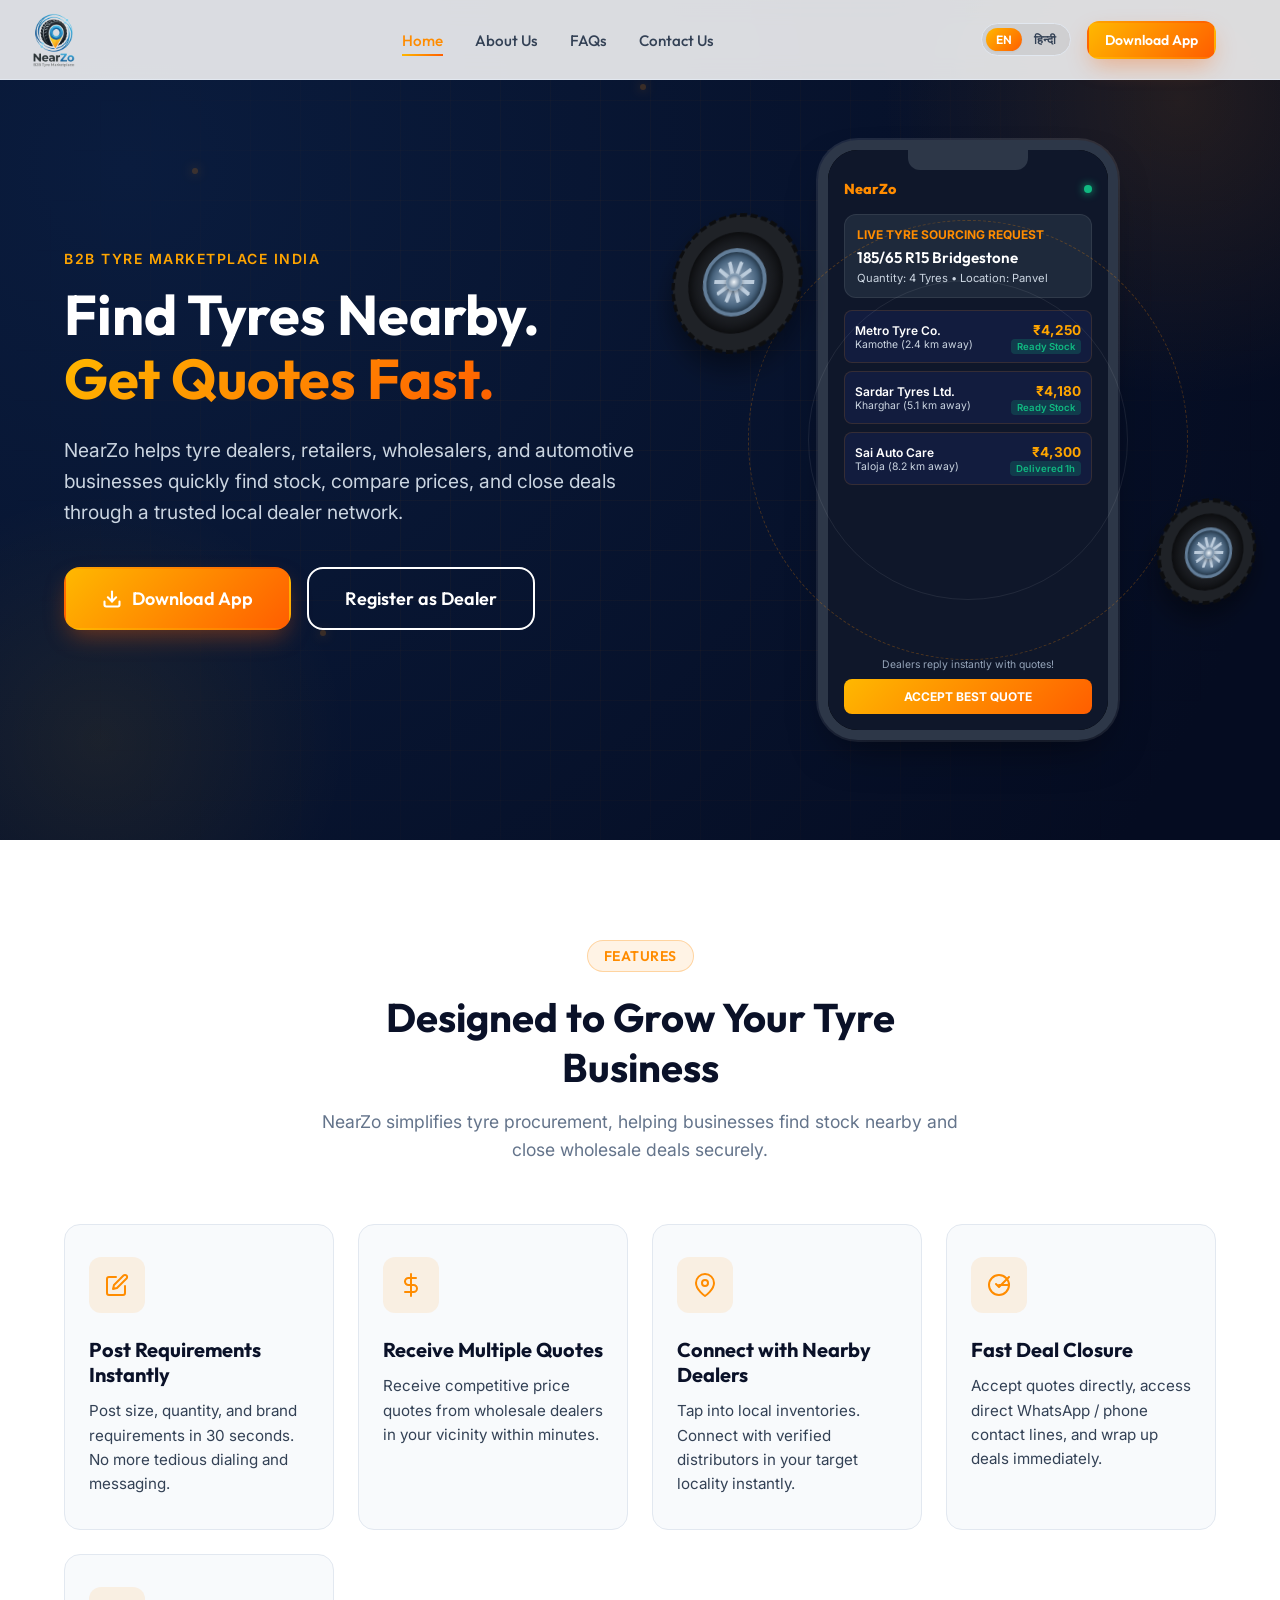
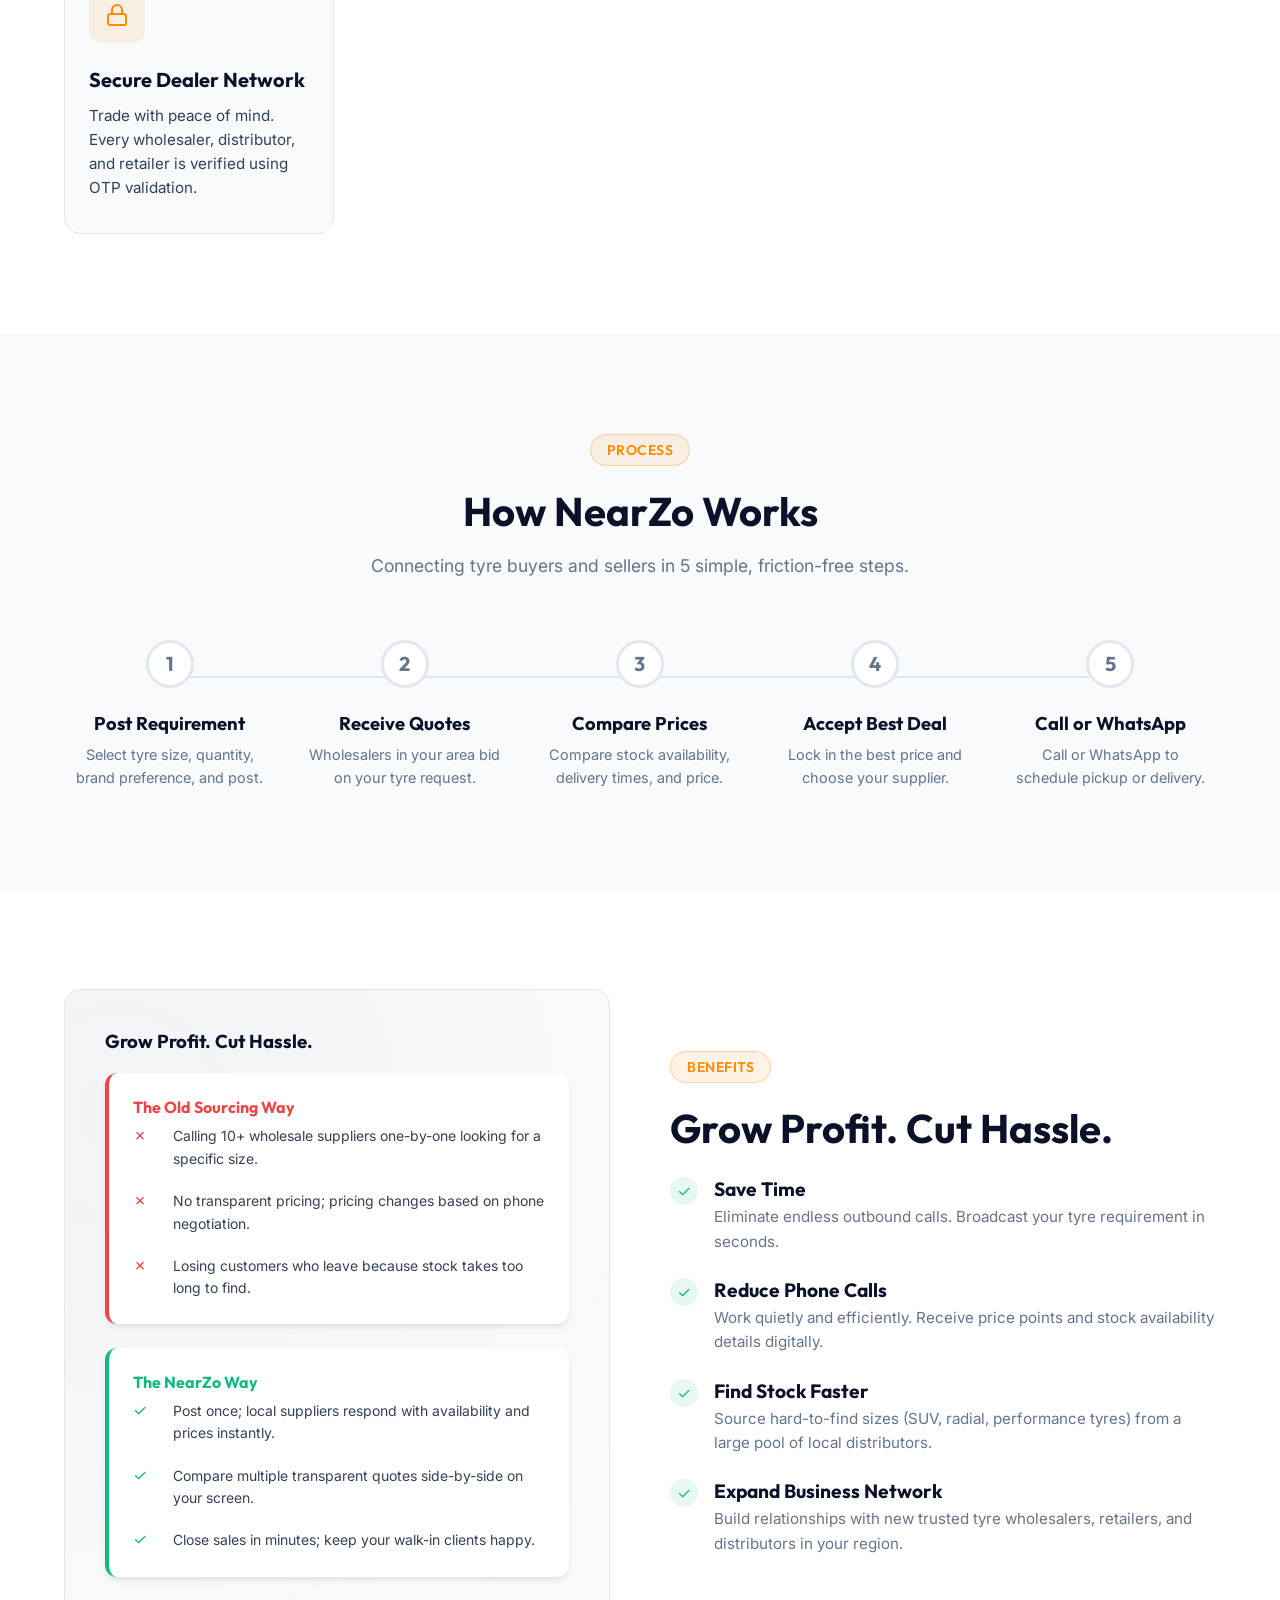
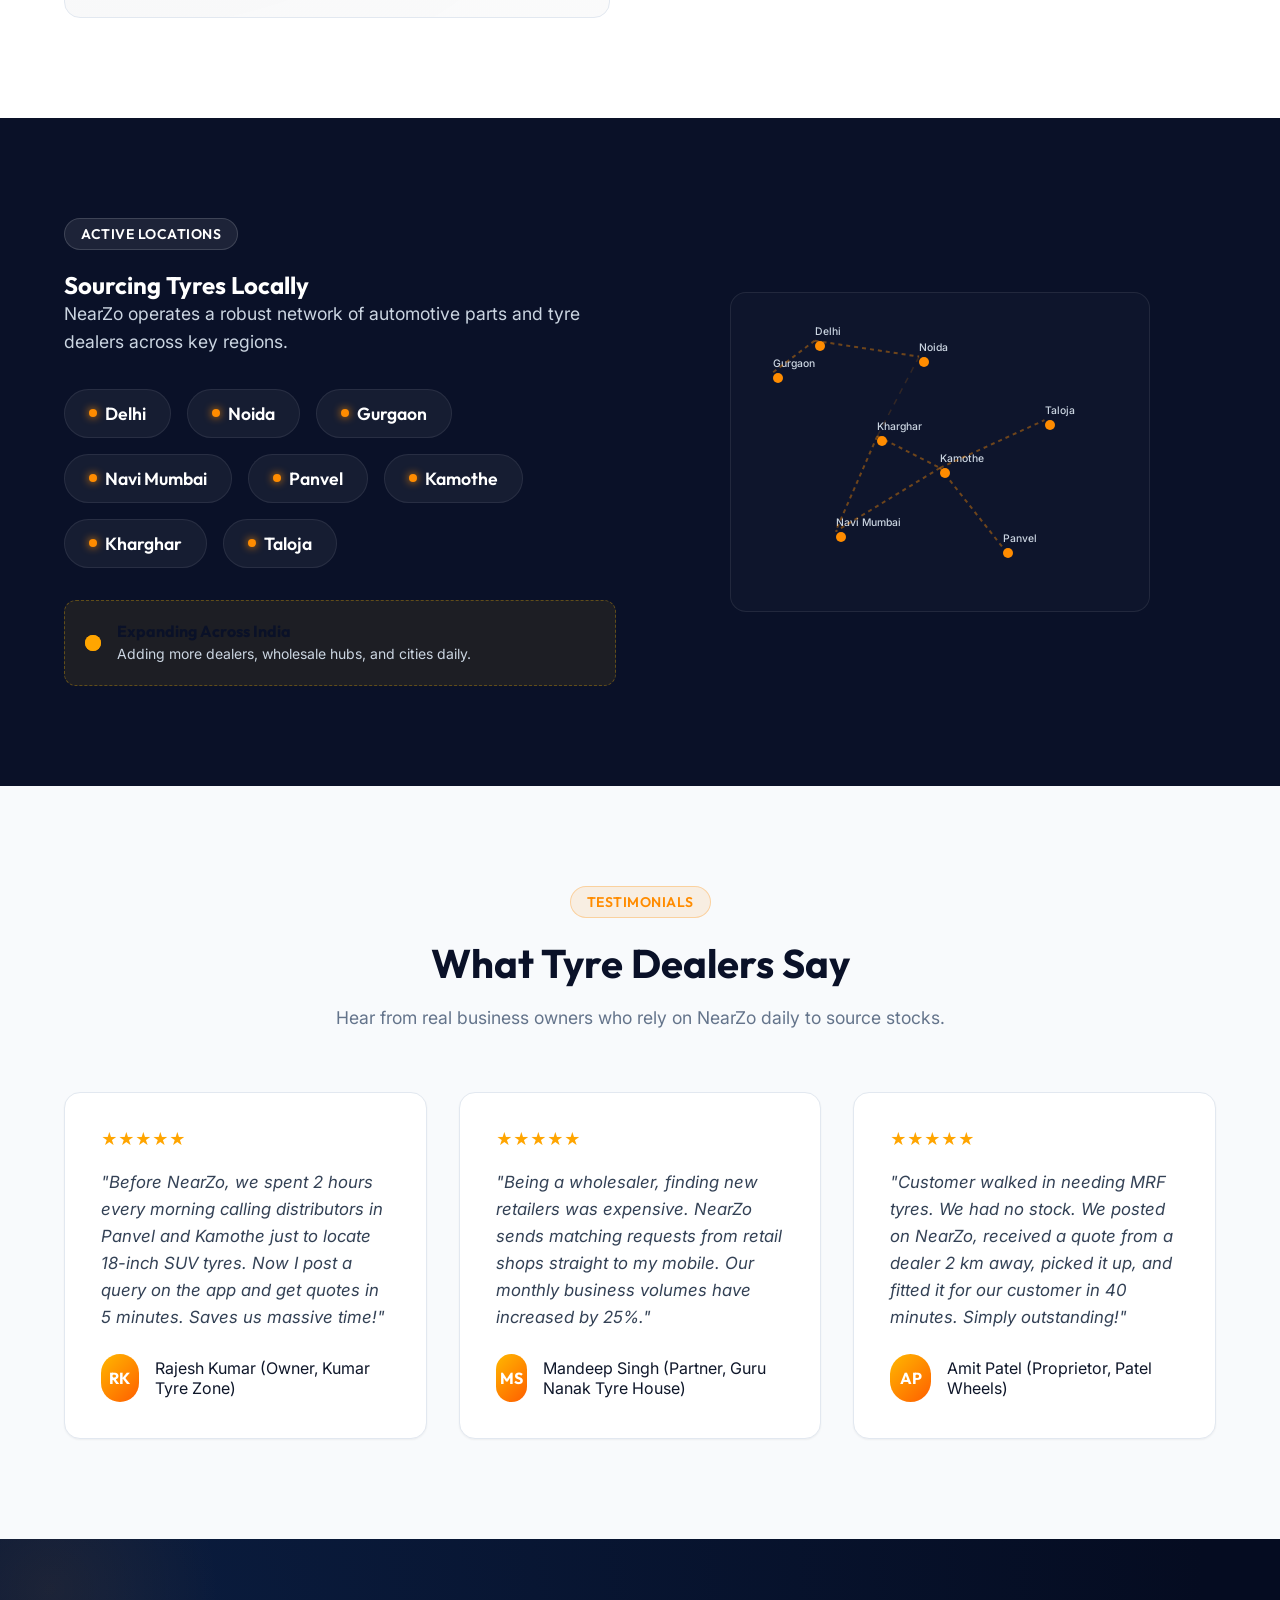
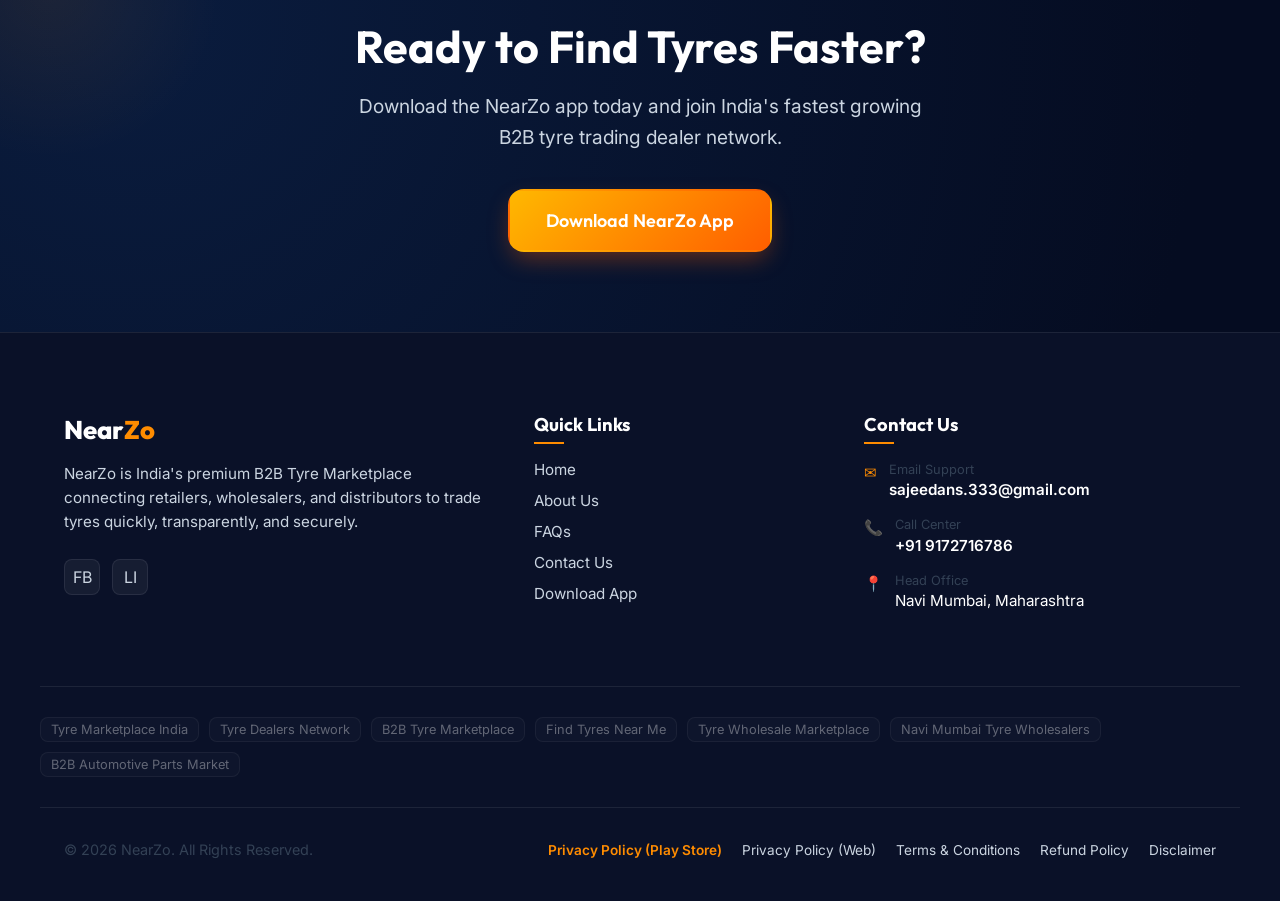
<file: index.html>
<!DOCTYPE html>
<html lang="en">
<head>
  <meta charset="UTF-8">
  <meta name="viewport" content="width=device-width, initial-scale=1.0">
  <title>NearZo - Find Tyres Nearby. Get Quotes Fast | B2B Tyre Marketplace</title>
  
  <!-- SEO Meta Tags -->
  <meta name="description" content="NearZo is India's leading B2B tyre marketplace connecting tyre dealers, retailers, wholesalers, and distributors to source stock, compare quotes, and close deals quickly near you.">
  <meta name="keywords" content="Tyre Marketplace India, Tyre Dealers Network, B2B Tyre Marketplace, Find Tyres Near Me, Tyre Wholesale Marketplace, Tyre sourcing app, buy tyres wholesale, India tyre dealers">
  <meta name="author" content="NearZo">
  
  <!-- Open Graph / Facebook -->
  <meta property="og:type" content="website">
  <meta property="og:title" content="NearZo - Find Tyres Nearby. Get Quotes Fast">
  <meta property="og:description" content="Digitally connecting India's tyre dealers. Post tyre sourcing requirements, get multiple quotes, and expand your wholesale business network instantly.">
  <meta property="og:image" content="assets/nearzo-logo-square.png">
  <meta property="og:url" content="https://nearzo.in">
  
  <!-- Favicon -->
  <link rel="icon" type="image/png" href="assets/favicon.png">
  
  <!-- Stylesheets -->
  <link rel="stylesheet" href="style.css">
  
  <!-- Google Analytics Placeholder -->
  <script async src="https://www.googletagmanager.com/gtag/js?id=G-NEARZO404"></script>
</head>
<body>

  <!-- Header Navigation -->
  <header>
    <div class="container header-container">
      <a href="index.html" class="logo-wrapper" id="logo-nav-link">
        <img src="assets/logo.png" alt="NearZo Logo" class="logo-img">
      </a>
      
      <!-- Desktop Navigation Menu -->
      <ul class="nav-menu">
        <li><a href="index.html" class="nav-link active" data-translate="nav-home">Home</a></li>
        <li><a href="about.html" class="nav-link" data-translate="nav-about">About Us</a></li>
        <li><a href="faq.html" class="nav-link" data-translate="nav-faq">FAQs</a></li>
        <li><a href="contact.html" class="nav-link" data-translate="nav-contact">Contact Us</a></li>
      </ul>
      
      <!-- CTA Action Buttons -->
      <div class="nav-actions">
        <div class="lang-switcher">
          <button class="lang-btn lang-btn-en active">EN</button>
          <button class="lang-btn lang-btn-hi">हिन्दी</button>
        </div>
        <a href="download.html" class="btn btn-primary btn-sm" data-translate="btn-download">Download App</a>
        <button class="hamburger" aria-label="Toggle Menu">
          <span></span>
          <span></span>
          <span></span>
        </button>
      </div>
    </div>
  </header>

  <!-- Mobile Drawer Menu Overlay -->
  <div class="overlay"></div>
  <div class="mobile-drawer">
    <ul class="mobile-nav">
      <li style="margin-bottom: 15px; padding: 0 4px;">
        <div class="lang-switcher" style="width: 100%; display: flex; justify-content: space-around;">
          <button class="lang-btn mobile-lang-btn-en active" style="flex: 1;">English</button>
          <button class="lang-btn mobile-lang-btn-hi" style="flex: 1;">हिन्दी</button>
        </div>
      </li>
      <li><a href="index.html" class="mobile-nav-link active" data-translate="nav-home">Home</a></li>
      <li><a href="about.html" class="mobile-nav-link" data-translate="nav-about">About Us</a></li>
      <li><a href="faq.html" class="mobile-nav-link" data-translate="nav-faq">FAQs</a></li>
      <li><a href="contact.html" class="mobile-nav-link" data-translate="nav-contact">Contact Us</a></li>
      <li><a href="privacy.html" class="mobile-nav-link">Privacy Policy</a></li>
      <li><a href="terms.html" class="mobile-nav-link">Terms & Conditions</a></li>
    </ul>
    <div class="mobile-actions">
      <a href="https://drive.google.com/file/d/1KY9a7E-q0NbKFfAXznCwFnb-aPPWeFNE/view?usp=sharing" target="_blank" class="btn btn-primary" data-translate="btn-download-apk">Download APK</a>
      <a href="contact.html" class="btn btn-secondary" data-translate="btn-register">Register as Dealer</a>
    </div>
  </div>

  <!-- Hero Section -->
  <section class="hero">
    <!-- Futuristic Grid & Particle Background -->
    <div class="hero-grid-bg"></div>
    <div class="hero-glow-particles">
      <span class="particle p1"></span>
      <span class="particle p2"></span>
      <span class="particle p3"></span>
      <span class="particle p4"></span>
      <span class="particle p5"></span>
    </div>
    
    <div class="container hero-grid">
      <div class="hero-content">
        <span class="hero-tagline" data-translate="hero-tagline">B2B Tyre Marketplace India</span>
        <h1 data-translate="hero-title">Find Tyres Nearby.<br><span class="gradient-text">Get Quotes Fast.</span></h1>
        <p class="hero-subheading">
          NearZo helps tyre dealers, retailers, wholesalers, and automotive businesses quickly find stock, compare prices, and close deals through a trusted local dealer network.
        </p>
        <div class="hero-ctas">
          <a href="https://drive.google.com/file/d/1KY9a7E-q0NbKFfAXznCwFnb-aPPWeFNE/view?usp=sharing" target="_blank" class="btn btn-primary btn-lg">
            <svg width="20" height="20" viewBox="0 0 24 24" fill="none" stroke="currentColor" stroke-width="2.5" stroke-linecap="round" stroke-linejoin="round"><path d="M21 15v4a2 2 0 0 1-2 2H5a2 2 0 0 1-2-2v-4"></path><polyline points="7 10 12 15 17 10"></polyline><line x1="12" y1="15" x2="12" y2="3"></line></svg>
            Download App
          </a>
          <a href="contact.html" class="btn btn-outline-white btn-lg">Register as Dealer</a>
        </div>
      </div>
      
      <!-- High Fidelity CSS Phone Frame Mockup -->
      <div class="hero-visual">
        <div class="radar-bg"></div>
        
        <!-- Animated 3D Floating CSS Tyres -->
        <div class="floating-tyre-container primary">
          <div class="tyre-3d">
            <div class="tyre-tread-pattern"></div>
            <div class="tyre-side">
              <div class="tyre-rim-alloy">
                <div class="spoke-line line-1"></div>
                <div class="spoke-line line-2"></div>
                <div class="spoke-line line-3"></div>
                <div class="spoke-line line-4"></div>
                <div class="spoke-line line-5"></div>
                <div class="rim-hub"></div>
              </div>
            </div>
          </div>
        </div>

        <div class="floating-tyre-container secondary">
          <div class="tyre-3d">
            <div class="tyre-tread-pattern"></div>
            <div class="tyre-side">
              <div class="tyre-rim-alloy">
                <div class="spoke-line line-1"></div>
                <div class="spoke-line line-2"></div>
                <div class="spoke-line line-3"></div>
                <div class="spoke-line line-4"></div>
                <div class="spoke-line line-5"></div>
                <div class="rim-hub"></div>
              </div>
            </div>
          </div>
        </div>

        <div class="phone-mockup">
          <div class="phone-notch"></div>
          <div class="phone-screen">
            <div class="app-header">
              <span style="font-family:'Outfit'; font-weight:800; color:#FF8C00; font-size: 0.9rem;">NearZo</span>
              <div class="app-status"></div>
            </div>
            
            <!-- Sourcing Requirement card -->
            <div class="app-sourcing-card">
              <div class="app-card-title">Live Tyre Sourcing Request</div>
              <div class="app-tyre-details">185/65 R15 Bridgestone</div>
              <div class="app-tyre-meta">Quantity: 4 Tyres • Location: Panvel</div>
            </div>
            
            <!-- Sourcing Responses -->
            <div class="app-quotes-list">
              <div class="app-quote-item">
                <div class="app-quote-left">
                  <span class="app-dealer-name">Metro Tyre Co.</span>
                  <span class="app-dealer-loc">Kamothe (2.4 km away)</span>
                </div>
                <div class="app-quote-right">
                  <span class="app-price">₹4,250</span>
                  <div class="app-action-badge">Ready Stock</div>
                </div>
              </div>
              
              <div class="app-quote-item">
                <div class="app-quote-left">
                  <span class="app-dealer-name">Sardar Tyres Ltd.</span>
                  <span class="app-dealer-loc">Kharghar (5.1 km away)</span>
                </div>
                <div class="app-quote-right">
                  <span class="app-price">₹4,180</span>
                  <div class="app-action-badge">Ready Stock</div>
                </div>
              </div>
              
              <div class="app-quote-item">
                <div class="app-quote-left">
                  <span class="app-dealer-name">Sai Auto Care</span>
                  <span class="app-dealer-loc">Taloja (8.2 km away)</span>
                </div>
                <div class="app-quote-right">
                  <span class="app-price">₹4,300</span>
                  <div class="app-action-badge">Delivered 1h</div>
                </div>
              </div>
            </div>
            
            <!-- Call to action button inside mobile preview -->
            <div style="margin-top: auto; text-align: center;">
              <span style="display:inline-block; font-size:0.65rem; color:#94A3B8; margin-bottom: 8px;">Dealers reply instantly with quotes!</span>
              <div style="background: var(--primary-orange-gradient); color:#FFF; font-weight:700; font-size:0.75rem; padding: 10px; border-radius: 8px; text-transform:uppercase;">Accept Best Quote</div>
            </div>
          </div>
        </div>
      </div>
    </div>
  </section>

  <!-- Features Section -->
  <section class="features-section section-padding">
    <div class="container">
      <div class="section-header text-center">
        <span class="badge" data-translate="feat-badge">Features</span>
        <h2 data-translate="feat-title">Designed to Grow Your Tyre Business</h2>
        <p data-translate="feat-sub">NearZo simplifies tyre procurement, helping businesses find stock nearby and close wholesale deals securely.</p>
      </div>
      
      <div class="features-grid">
        <!-- Feature 1 -->
        <div class="feature-card">
          <div class="feature-icon-wrapper">
            <svg width="24" height="24" viewBox="0 0 24 24" fill="none" stroke="currentColor" stroke-width="2" stroke-linecap="round" stroke-linejoin="round"><path d="M11 4H4a2 2 0 0 0-2 2v14a2 2 0 0 0 2 2h14a2 2 0 0 0 2-2v-7"></path><path d="M18.5 2.5a2.121 2.121 0 1 1 3 3L12 15l-4 1 1-4z"></path></svg>
          </div>
          <h3 data-translate="feat-1-title">Post Requirements Instantly</h3>
          <p data-translate="feat-1-desc">Post size, quantity, and brand requirements in 30 seconds. No more tedious dialing and messaging.</p>
        </div>
        
        <!-- Feature 2 -->
        <div class="feature-card">
          <div class="feature-icon-wrapper">
            <svg width="24" height="24" viewBox="0 0 24 24" fill="none" stroke="currentColor" stroke-width="2" stroke-linecap="round" stroke-linejoin="round"><line x1="12" y1="1" x2="12" y2="23"></line><path d="M17 5H9.5a3.5 3.5 0 0 0 0 7h5a3.5 3.5 0 0 1 0 7H6"></path></svg>
          </div>
          <h3 data-translate="feat-2-title">Receive Multiple Quotes</h3>
          <p data-translate="feat-2-desc">Receive competitive price quotes from wholesale dealers in your vicinity within minutes.</p>
        </div>
        
        <!-- Feature 3 -->
        <div class="feature-card">
          <div class="feature-icon-wrapper">
            <svg width="24" height="24" viewBox="0 0 24 24" fill="none" stroke="currentColor" stroke-width="2" stroke-linecap="round" stroke-linejoin="round"><path d="M21 10c0 7-9 13-9 13s-9-6-9-13a9 9 0 0 1 18 0z"></path><circle cx="12" cy="10" r="3"></circle></svg>
          </div>
          <h3 data-translate="feat-3-title">Connect with Nearby Dealers</h3>
          <p data-translate="feat-3-desc">Tap into local inventories. Connect with verified distributors in your target locality instantly.</p>
        </div>
        
        <!-- Feature 4 -->
        <div class="feature-card">
          <div class="feature-icon-wrapper">
            <svg width="24" height="24" viewBox="0 0 24 24" fill="none" stroke="currentColor" stroke-width="2" stroke-linecap="round" stroke-linejoin="round"><polyline points="22 11.08 22 12 21.37 12 12 12"></polyline><circle cx="12" cy="12" r="10"></circle><polyline points="22 4 12 14.01 9 11.01"></polyline></svg>
          </div>
          <h3 data-translate="feat-4-title">Fast Deal Closure</h3>
          <p data-translate="feat-4-desc">Accept quotes directly, access direct WhatsApp / phone contact lines, and wrap up deals immediately.</p>
        </div>
        
        <!-- Feature 5 -->
        <div class="feature-card">
          <div class="feature-icon-wrapper">
            <svg width="24" height="24" viewBox="0 0 24 24" fill="none" stroke="currentColor" stroke-width="2" stroke-linecap="round" stroke-linejoin="round"><rect x="3" y="11" width="18" height="11" rx="2" ry="2"></rect><path d="M7 11V7a5 5 0 0 1 10 0v4"></path></svg>
          </div>
          <h3 data-translate="feat-5-title">Secure Dealer Network</h3>
          <p data-translate="feat-5-desc">Trade with peace of mind. Every wholesaler, distributor, and retailer is verified using OTP validation.</p>
        </div>
      </div>
    </div>
  </section>

  <!-- How It Works Section -->
  <section class="how-it-works-section section-padding">
    <div class="container">
      <div class="section-header text-center">
        <span class="badge" data-translate="proc-badge">Process</span>
        <h2 data-translate="proc-title">How NearZo Works</h2>
        <p data-translate="proc-sub">Connecting tyre buyers and sellers in 5 simple, friction-free steps.</p>
      </div>
      
      <div class="steps-timeline">
        <!-- Step 1 -->
        <div class="step-item">
          <div class="step-number-badge">1</div>
          <h3 data-translate="step-1-title">Post Requirement</h3>
          <p data-translate="step-1-desc">Select tyre size, quantity, brand preference, and post.</p>
        </div>
        
        <!-- Step 2 -->
        <div class="step-item">
          <div class="step-number-badge">2</div>
          <h3 data-translate="step-2-title">Receive Quotes</h3>
          <p data-translate="step-2-desc">Wholesalers in your area bid on your tyre request.</p>
        </div>
        
        <!-- Step 3 -->
        <div class="step-item">
          <div class="step-number-badge">3</div>
          <h3 data-translate="step-3-title">Compare Prices</h3>
          <p data-translate="step-3-desc">Compare stock availability, delivery times, and price.</p>
        </div>
        
        <!-- Step 4 -->
        <div class="step-item">
          <div class="step-number-badge">4</div>
          <h3 data-translate="step-4-title">Accept Best Deal</h3>
          <p data-translate="step-4-desc">Lock in the best price and choose your supplier.</p>
        </div>
        
        <!-- Step 5 -->
        <div class="step-item">
          <div class="step-number-badge">5</div>
          <h3 data-translate="step-5-title">Call or WhatsApp</h3>
          <p data-translate="step-5-desc">Call or WhatsApp to schedule pickup or delivery.</p>
        </div>
      </div>
    </div>
  </section>

  <!-- Benefits Section -->
  <section class="benefits-section section-padding">
    <div class="container benefits-layout">
      <!-- Left Visual comparison cards -->
      <div class="benefits-visual">
        <h3 style="margin-bottom: 20px;" data-translate="ben-title">Why Dealers Switch to NearZo</h3>
        <div class="comparison-card" style="margin-bottom: 24px; border-left-color: #EF4444;">
          <h4 style="color:#EF4444; font-size: 1rem; margin-bottom: 8px;" data-translate="ben-header-old">The Old Sourcing Way</h4>
          <div class="comparison-item">
            <span class="comparison-icon" style="color:#EF4444;">✗</span>
            <p style="font-size:0.875rem;" data-translate="ben-old-1">Calling 10+ wholesale suppliers one-by-one looking for a specific size.</p>
          </div>
          <div class="comparison-item">
            <span class="comparison-icon" style="color:#EF4444;">✗</span>
            <p style="font-size:0.875rem;" data-translate="ben-old-2">No transparent pricing; pricing changes based on phone negotiation.</p>
          </div>
          <div class="comparison-item">
            <span class="comparison-icon" style="color:#EF4444;">✗</span>
            <p style="font-size:0.875rem;" data-translate="ben-old-3">Losing customers who leave because stock takes too long to find.</p>
          </div>
        </div>
        
        <div class="comparison-card" style="border-left-color: var(--success);">
          <h4 style="color:var(--success); font-size: 1rem; margin-bottom: 8px;" data-translate="ben-header-new">The NearZo Way</h4>
          <div class="comparison-item">
            <span class="comparison-icon" style="color:var(--success);">✓</span>
            <p style="font-size:0.875rem;" data-translate="ben-new-1">Post once; local suppliers respond with availability and prices instantly.</p>
          </div>
          <div class="comparison-item">
            <span class="comparison-icon" style="color:var(--success);">✓</span>
            <p style="font-size:0.875rem;" data-translate="ben-new-2">Compare multiple transparent quotes side-by-side on your screen.</p>
          </div>
          <div class="comparison-item">
            <span class="comparison-icon" style="color:var(--success);">✓</span>
            <p style="font-size:0.875rem;" data-translate="ben-new-3">Close sales in minutes; keep your walk-in clients happy.</p>
          </div>
        </div>
      </div>
      
      <!-- Right List of benefits -->
      <div class="benefits-content">
        <span class="badge" data-translate="ben-badge">Benefits</span>
        <h2 style="font-size:2.5rem; margin-bottom: 24px;" data-translate="ben-title">Grow Profit. Cut Hassle.</h2>
        
        <div class="benefits-list">
          <div class="benefit-list-item">
            <div class="benefit-check">✓</div>
            <div class="benefit-text">
              <h3 data-translate="ben-1-title">Save Time</h3>
              <p data-translate="ben-1-desc">Eliminate endless outbound calls. Broadcast your tyre requirement in seconds.</p>
            </div>
          </div>
          
          <div class="benefit-list-item">
            <div class="benefit-check">✓</div>
            <div class="benefit-text">
              <h3 data-translate="ben-2-title">Reduce Phone Calls</h3>
              <p data-translate="ben-2-desc">Work quietly and efficiently. Receive price points and stock availability details digitally.</p>
            </div>
          </div>
          
          <div class="benefit-list-item">
            <div class="benefit-check">✓</div>
            <div class="benefit-text">
              <h3 data-translate="ben-3-title">Find Stock Faster</h3>
              <p data-translate="ben-3-desc">Source hard-to-find sizes (SUV, radial, performance tyres) from a large pool of local distributors.</p>
            </div>
          </div>
          
          <div class="benefit-list-item">
            <div class="benefit-check">✓</div>
            <div class="benefit-text">
              <h3 data-translate="ben-4-title">Expand Business Network</h3>
              <p data-translate="ben-4-desc">Build relationships with new trusted tyre wholesalers, retailers, and distributors in your region.</p>
            </div>
          </div>
        </div>
      </div>
    </div>
  </section>

  <!-- Coverage Area Section -->
  <section class="coverage-section section-padding">
    <div class="container coverage-grid">
      <div>
        <span class="badge" style="background: rgba(255,255,255,0.08); border-color: rgba(255,255,255,0.15); color: #FFF;" data-translate="cov-badge">Active Locations</span>
        <h2 data-translate="cov-title">Sourcing Tyres Locally</h2>
        <p style="color: var(--text-light-muted); margin-bottom: 24px; font-size: 1.1rem;" data-translate="cov-sub">NearZo operates a robust network of automotive parts and tyre dealers across key regions.</p>
        
        <div class="coverage-cities">
          <span class="city-tag">Delhi</span>
          <span class="city-tag">Noida</span>
          <span class="city-tag">Gurgaon</span>
          <span class="city-tag">Navi Mumbai</span>
          <span class="city-tag">Panvel</span>
          <span class="city-tag">Kamothe</span>
          <span class="city-tag">Kharghar</span>
          <span class="city-tag">Taloja</span>
        </div>
        
        <div class="coverage-expansion">
          <div class="radar-pulse-dot"></div>
          <div>
            <h4 style="font-family:'Outfit'; font-weight:700; margin-bottom: 2px;" data-translate="cov-exp-title">Expanding Across India</h4>
            <p style="font-size:0.875rem; color:var(--text-light-muted); margin:0;" data-translate="cov-exp-sub">Adding more dealers, wholesale hubs, and cities daily.</p>
          </div>
        </div>
      </div>
      
      <!-- Visual Network Nodes Graphic -->
      <div class="coverage-map-visual">
        <div class="coverage-graphics-container">
          <!-- Stylized lines & nodes represent location hubs -->
          <div class="network-node" style="top: 15%; left: 20%;">
            <div class="network-node-label">Delhi</div>
          </div>
          <div class="network-node" style="top: 20%; left: 45%;">
            <div class="network-node-label">Noida</div>
          </div>
          <div class="network-node" style="top: 25%; left: 10%;">
            <div class="network-node-label">Gurgaon</div>
          </div>
          
          <div class="network-node" style="top: 45%; left: 35%;">
            <div class="network-node-label">Kharghar</div>
          </div>
          <div class="network-node" style="top: 75%; left: 25%;">
            <div class="network-node-label">Navi Mumbai</div>
          </div>
          <div class="network-node" style="top: 80%; left: 65%;">
            <div class="network-node-label">Panvel</div>
          </div>
          <div class="network-node" style="top: 55%; left: 50%;">
            <div class="network-node-label">Kamothe</div>
          </div>
          <div class="network-node" style="top: 40%; left: 75%;">
            <div class="network-node-label">Taloja</div>
          </div>
          
          <!-- Simple CSS representation of networks connection path -->
          <svg class="map-canvas-overlay">
            <!-- Delhi NCR Connections -->
            <line x1="20%" y1="15%" x2="45%" y2="20%" stroke="rgba(255, 140, 0, 0.4)" stroke-width="2" stroke-dasharray="4" />
            <line x1="20%" y1="15%" x2="10%" y2="25%" stroke="rgba(255, 140, 0, 0.4)" stroke-width="2" stroke-dasharray="4" />
            <line x1="45%" y1="20%" x2="35%" y2="45%" stroke="rgba(255, 140, 0, 0.15)" stroke-width="1.5" stroke-dasharray="6" /> <!-- Inter-region connection -->
            
            <!-- Mumbai Connections -->
            <line x1="35%" y1="45%" x2="50%" y2="55%" stroke="rgba(255, 140, 0, 0.4)" stroke-width="2" stroke-dasharray="4" />
            <line x1="50%" y1="55%" x2="65%" y2="80%" stroke="rgba(255, 140, 0, 0.4)" stroke-width="2" stroke-dasharray="4" />
            <line x1="50%" y1="55%" x2="25%" y2="75%" stroke="rgba(255, 140, 0, 0.4)" stroke-width="2" stroke-dasharray="4" />
            <line x1="50%" y1="55%" x2="75%" y2="40%" stroke="rgba(255, 140, 0, 0.4)" stroke-width="2" stroke-dasharray="4" />
            <line x1="35%" y1="45%" x2="25%" y2="75%" stroke="rgba(255, 140, 0, 0.4)" stroke-width="2" stroke-dasharray="4" />
          </svg>
        </div>
      </div>
    </div>
  </section>

  <!-- Testimonials Section -->
  <section class="testimonials-section section-padding">
    <div class="container">
      <div class="section-header text-center">
        <span class="badge" data-translate="test-badge">Testimonials</span>
        <h2 data-translate="test-title">What Tyre Dealers Say</h2>
        <p data-translate="test-sub">Hear from real business owners who rely on NearZo daily to source stocks.</p>
      </div>
      
      <div class="testimonials-grid">
        <!-- Testimonial 1 -->
        <div class="testimonial-card">
          <div>
            <div class="testimonial-stars">★★★★★</div>
            <p class="testimonial-quote" data-translate="test-1-quote">"Before NearZo, we spent 2 hours every morning calling distributors in Panvel and Kamothe just to locate 18-inch SUV tyres. Now I post a query on the app and get quotes in 5 minutes. Saves us massive time!"</p>
          </div>
          <div class="testimonial-author">
            <div class="author-avatar-placeholder">RK</div>
            <div class="author-info">
              <div data-translate="test-1-author"><h4>Rajesh Kumar</h4><p>Owner, Kumar Tyre Zone (Panvel)</p></div>
            </div>
          </div>
        </div>
        
        <!-- Testimonial 2 -->
        <div class="testimonial-card">
          <div>
            <div class="testimonial-stars">★★★★★</div>
            <p class="testimonial-quote" data-translate="test-2-quote">"Being a wholesaler, finding new retailers was expensive. NearZo sends matching requests from retail shops straight to my mobile. Our monthly business volumes have increased by 25%."</p>
          </div>
          <div class="testimonial-author">
            <div class="author-avatar-placeholder">MS</div>
            <div class="author-info">
              <div data-translate="test-2-author"><h4>Mandeep Singh</h4><p>Partner, Guru Nanak Tyre House (Navi Mumbai)</p></div>
            </div>
          </div>
        </div>
        
        <!-- Testimonial 3 -->
        <div class="testimonial-card">
          <div>
            <div class="testimonial-stars">★★★★★</div>
            <p class="testimonial-quote" data-translate="test-3-quote">"Customer walked in needing MRF tyres. We had no stock. We posted on NearZo, received a quote from a dealer 2 km away, picked it up, and fitted it for our customer in 40 minutes. Simply outstanding!"</p>
          </div>
          <div class="testimonial-author">
            <div class="author-avatar-placeholder">AP</div>
            <div class="author-info">
              <div data-translate="test-3-author"><h4>Amit Patel</h4><p>Proprietor, Patel Wheels (Kharghar)</p></div>
            </div>
          </div>
        </div>
      </div>
    </div>
  </section>

  <!-- Ready to Find Tyres Banner -->
  <section class="bottom-cta">
    <div class="container">
      <h2 data-translate="cta-banner-title">Ready to Find Tyres Faster?</h2>
      <p data-translate="cta-banner-sub">Download the NearZo app today and join India's fastest growing B2B tyre trading dealer network.</p>
      <a href="https://drive.google.com/file/d/1KY9a7E-q0NbKFfAXznCwFnb-aPPWeFNE/view?usp=sharing" target="_blank" class="btn btn-primary btn-lg">
        <span data-translate="btn-download-now">Download NearZo App</span>
      </a>
    </div>
  </section>

  <!-- Footer -->
  <footer>
    <div class="container footer-grid">
      <!-- Column 1: Info -->
      <div class="footer-col">
        <a href="index.html" class="logo-wrapper">
          <!-- We show clean text or logo image -->
          <span style="font-family:'Outfit'; font-weight:800; color:#FFF; font-size:1.6rem;">Near<span style="color:var(--primary-orange);">Zo</span></span>
        </a>
        <p class="footer-desc">
          NearZo is India's premium B2B Tyre Marketplace connecting retailers, wholesalers, and distributors to trade tyres quickly, transparently, and securely.
        </p>
        <div class="footer-socials">
          <a href="https://www.facebook.com/profile.php?id=61590907642189" target="_blank" class="social-icon" aria-label="Facebook">FB</a>
          <a href="https://www.linkedin.com/company/nearzo/?viewAsMember=true" target="_blank" class="social-icon" aria-label="LinkedIn">LI</a>
        </div>
      </div>
      
      <!-- Column 2: Links -->
      <div class="footer-col">
        <h3>Quick Links</h3>
        <ul class="footer-links">
          <li class="footer-link"><a href="index.html">Home</a></li>
          <li class="footer-link"><a href="about.html">About Us</a></li>
          <li class="footer-link"><a href="faq.html">FAQs</a></li>
          <li class="footer-link"><a href="contact.html">Contact Us</a></li>
          <li class="footer-link"><a href="download.html">Download App</a></li>
        </ul>
      </div>
      
      <!-- Column 3: Contact Info & Compliance links -->
      <div class="footer-col">
        <h3>Contact Us</h3>
        <div class="footer-contact-item">
          <span class="footer-contact-icon">✉</span>
          <div>
            <p style="font-size: 0.8rem; margin:0;">Email Support</p>
            <a href="mailto:sajeedans.333@gmail.com" style="font-size:0.95rem; font-weight:600; color:#FFF;">sajeedans.333@gmail.com</a>
          </div>
        </div>
        <div class="footer-contact-item">
          <span class="footer-contact-icon">📞</span>
          <div>
            <p style="font-size: 0.8rem; margin:0;">Call Center</p>
            <a href="tel:+919172716786" style="font-size:0.95rem; font-weight:600; color:#FFF;">+91 9172716786</a>
          </div>
        </div>
        <div class="footer-contact-item">
          <span class="footer-contact-icon">📍</span>
          <div>
            <p style="font-size: 0.8rem; margin:0;">Head Office</p>
            <span style="font-size:0.95rem; color:#FFF;">Navi Mumbai, Maharashtra</span>
          </div>
        </div>
      </div>
    </div>
    
    <!-- SEO target phrases footer tags -->
    <div class="container footer-seo-keywords">
      <span class="seo-tag">Tyre Marketplace India</span>
      <span class="seo-tag">Tyre Dealers Network</span>
      <span class="seo-tag">B2B Tyre Marketplace</span>
      <span class="seo-tag">Find Tyres Near Me</span>
      <span class="seo-tag">Tyre Wholesale Marketplace</span>
      <span class="seo-tag">Navi Mumbai Tyre Wholesalers</span>
      <span class="seo-tag">B2B Automotive Parts Market</span>
    </div>
    
    <!-- Footer Legal & Copyright -->
    <div class="container footer-bottom">
      <p>© 2026 NearZo. All Rights Reserved.</p>
      <div class="footer-legal-inline">
        <a href="policy.html" class="footer-link" style="font-size: 0.85rem; font-weight: 600; color: var(--primary-orange);">Privacy Policy (Play Store)</a>
        <a href="privacy.html" class="footer-link" style="font-size: 0.85rem;">Privacy Policy (Web)</a>
        <a href="terms.html" class="footer-link" style="font-size: 0.85rem;">Terms & Conditions</a>
        <a href="refund.html" class="footer-link" style="font-size: 0.85rem;">Refund Policy</a>
        <a href="disclaimer.html" class="footer-link" style="font-size: 0.85rem;">Disclaimer</a>
      </div>
    </div>
  </footer>



  <!-- Sticky Bottom Download Bar (Mobile Only) -->
  <div class="mobile-download-sticky-bar">
    <div class="sticky-bar-info">
      <div class="sticky-bar-icon">N</div>
      <div class="sticky-bar-text">
        <h4>NearZo App</h4>
        <p>Get instant wholesale quotes</p>
      </div>
    </div>
    <div class="sticky-bar-actions">
      <a href="https://drive.google.com/file/d/1KY9a7E-q0NbKFfAXznCwFnb-aPPWeFNE/view?usp=sharing" target="_blank" class="btn btn-primary btn-sm" style="padding: 8px 16px;">Get App</a>
      <button class="sticky-bar-close-btn" aria-label="Close download bar">×</button>
    </div>
  </div>

  <!-- Scripts -->
  <script src="main.js"></script>
</body>
</html>
</file>
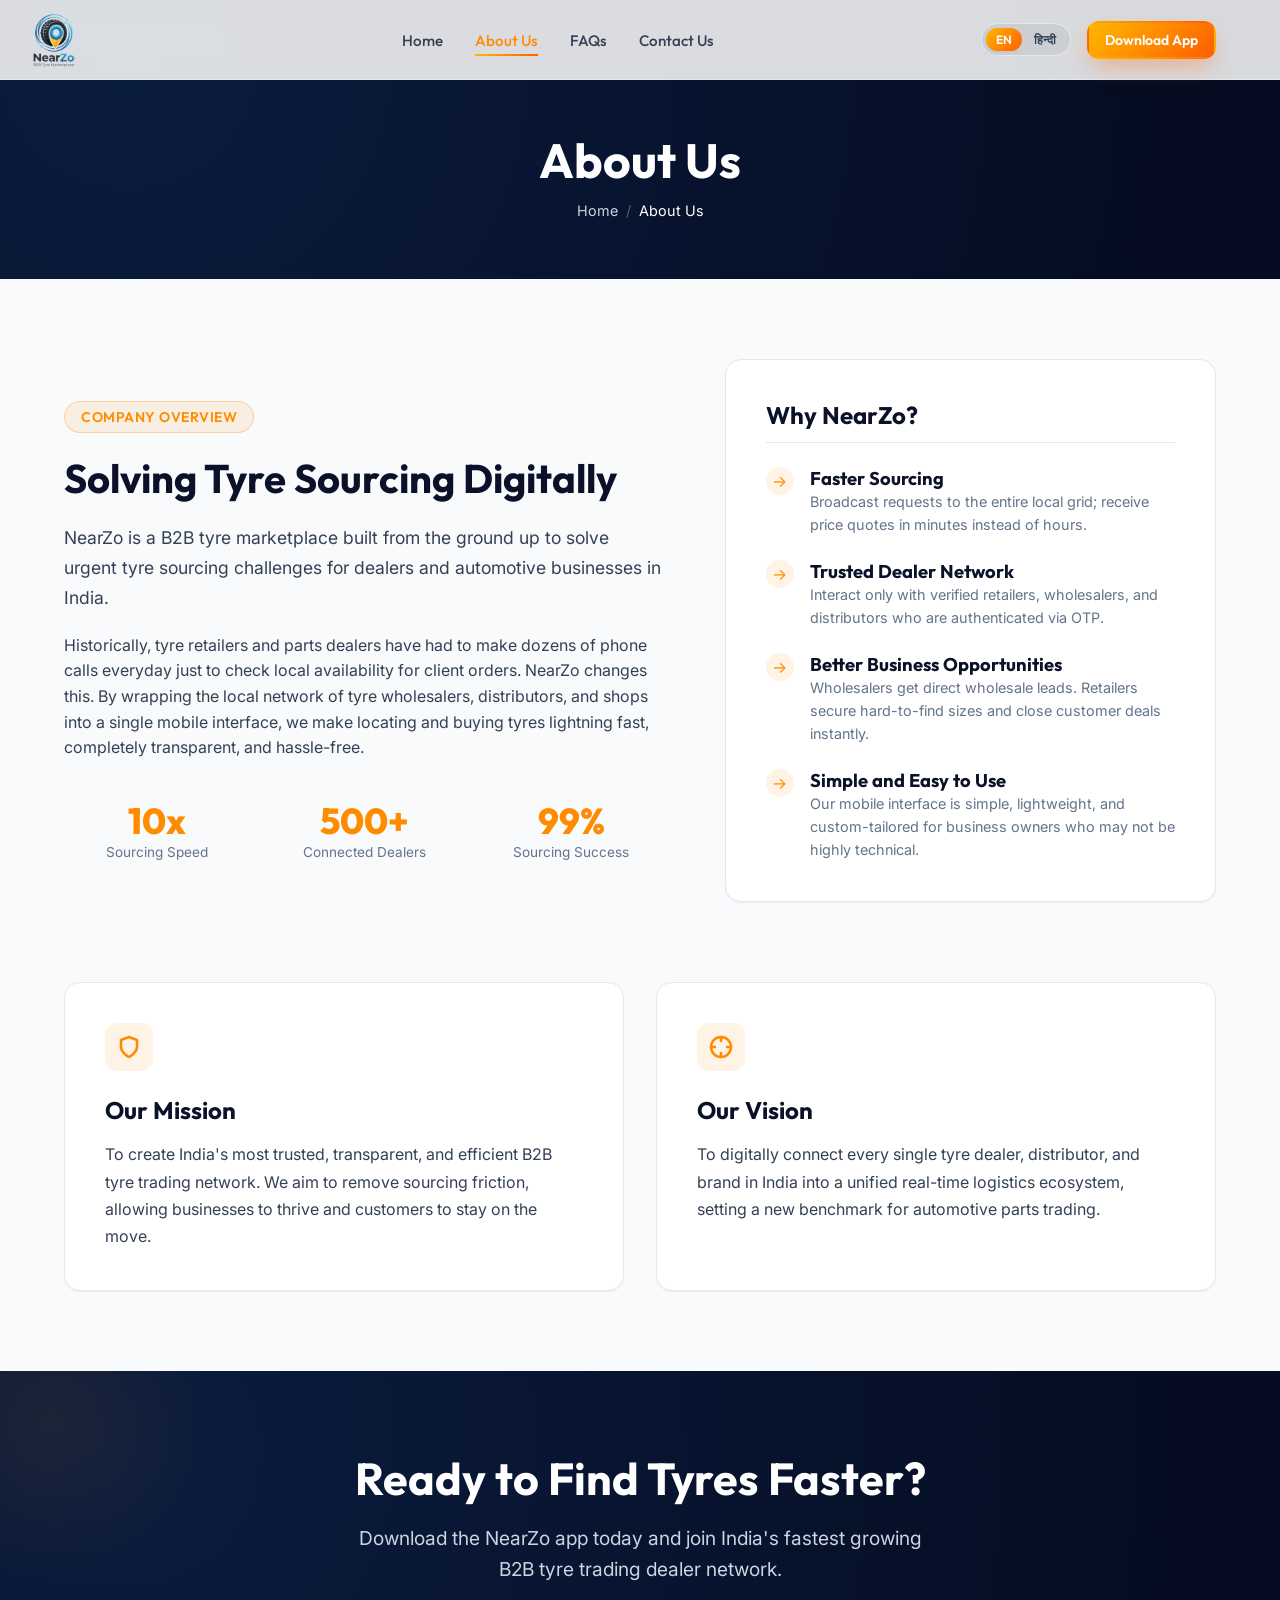
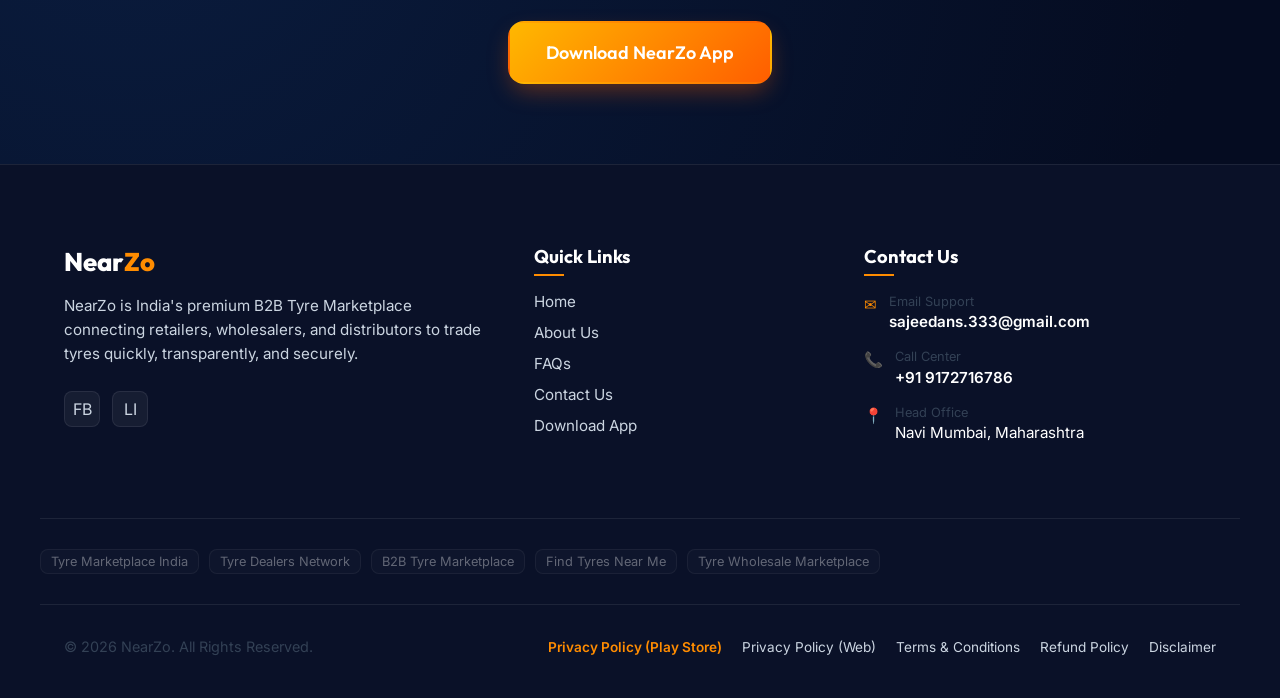
<file: about.html>
<!DOCTYPE html>
<html lang="en">
<head>
  <meta charset="UTF-8">
  <meta name="viewport" content="width=device-width, initial-scale=1.0">
  <title>About Us - NearZo B2B Tyre & Automotive Marketplace</title>
  
  <!-- SEO Meta Tags -->
  <meta name="description" content="Learn more about NearZo, India's most trusted B2B tyre trading marketplace. Read about our mission, vision, and how we are digitizing the tyre sourcing network.">
  <meta name="keywords" content="About NearZo, B2B Tyre Marketplace, Tyre Dealers Network, India Tyre Sourcing, Tyre Wholesalers India">
  <meta name="author" content="NearZo">
  
  <!-- Favicon -->
  <link rel="icon" type="image/png" href="assets/favicon.png">
  
  <!-- Stylesheets -->
  <link rel="stylesheet" href="style.css">
</head>
<body>

  <!-- Header Navigation -->
  <header>
    <div class="container header-container">
      <a href="index.html" class="logo-wrapper" id="logo-nav-link">
        <img src="assets/logo.png" alt="NearZo Logo" class="logo-img">
      </a>
      
      <!-- Desktop Navigation Menu -->
      <ul class="nav-menu">
        <li><a href="index.html" class="nav-link" data-translate="nav-home">Home</a></li>
        <li><a href="about.html" class="nav-link active" data-translate="nav-about">About Us</a></li>
        <li><a href="faq.html" class="nav-link" data-translate="nav-faq">FAQs</a></li>
        <li><a href="contact.html" class="nav-link" data-translate="nav-contact">Contact Us</a></li>
      </ul>
      
      <!-- CTA Action Buttons -->
      <div class="nav-actions">
        <div class="lang-switcher">
          <button class="lang-btn lang-btn-en active">EN</button>
          <button class="lang-btn lang-btn-hi">हिन्दी</button>
        </div>
        <a href="download.html" class="btn btn-primary btn-sm" data-translate="btn-download">Download App</a>
        <button class="hamburger" aria-label="Toggle Menu">
          <span></span>
          <span></span>
          <span></span>
        </button>
      </div>
    </div>
  </header>

  <!-- Mobile Drawer Menu Overlay -->
  <div class="overlay"></div>
  <div class="mobile-drawer">
    <ul class="mobile-nav">
      <li style="margin-bottom: 15px; padding: 0 4px;">
        <div class="lang-switcher" style="width: 100%; display: flex; justify-content: space-around;">
          <button class="lang-btn mobile-lang-btn-en active" style="flex: 1;">English</button>
          <button class="lang-btn mobile-lang-btn-hi" style="flex: 1;">हिन्दी</button>
        </div>
      </li>
      <li><a href="index.html" class="mobile-nav-link" data-translate="nav-home">Home</a></li>
      <li><a href="about.html" class="mobile-nav-link active" data-translate="nav-about">About Us</a></li>
      <li><a href="faq.html" class="mobile-nav-link" data-translate="nav-faq">FAQs</a></li>
      <li><a href="contact.html" class="mobile-nav-link" data-translate="nav-contact">Contact Us</a></li>
      <li><a href="privacy.html" class="mobile-nav-link">Privacy Policy</a></li>
      <li><a href="terms.html" class="mobile-nav-link">Terms & Conditions</a></li>
    </ul>
    <div class="mobile-actions">
      <a href="https://drive.google.com/file/d/1KY9a7E-q0NbKFfAXznCwFnb-aPPWeFNE/view?usp=sharing" target="_blank" class="btn btn-primary" data-translate="btn-download-apk">Download APK</a>
      <a href="contact.html" class="btn btn-secondary" data-translate="btn-register">Register as Dealer</a>
    </div>
  </div>

  <!-- Page Header -->
  <section class="page-header">
    <div class="container">
      <h1 data-translate="about-header-title">About Us</h1>
      <div class="page-breadcrumbs">
        <a href="index.html">Home</a>
        <span>/</span>
        <a href="about.html" style="color: #FFF; pointer-events: none;">About Us</a>
      </div>
    </div>
  </section>

  <!-- Subpage Main Content -->
  <section class="subpage-container">
    <div class="container">
      
      <!-- Overview Grid -->
      <div class="about-overview-grid">
        <div>
          <span class="badge" data-translate="about-over-badge">Company Overview</span>
          <h2 style="font-size:2.5rem; margin-bottom: 20px;">Solving Tyre Sourcing Digitally</h2>
          <p style="font-size: 1.1rem; margin-bottom: 20px; line-height: 1.7;" data-translate="about-over-p1">NearZo is a B2B tyre marketplace built from the ground up to solve urgent tyre sourcing challenges for dealers and automotive businesses in India.</p>
          <p style="color: var(--text-medium); margin-bottom: 24px;" data-translate="about-over-p2">Historically, tyre retailers and parts dealers have had to make dozens of phone calls everyday just to check local availability for client orders. NearZo changes this. By wrapping the local network of tyre wholesalers, distributors, and shops into a single mobile interface, we make locating and buying tyres lightning fast, completely transparent, and hassle-free.</p>
          
          <div class="about-stats">
            <div class="stat-item">
              <div class="stat-value">10x</div>
              <div class="stat-label" data-translate="about-stat-1-label">Sourcing Speed</div>
            </div>
            <div class="stat-item">
              <div class="stat-value">500+</div>
              <div class="stat-label" data-translate="about-stat-2-label">Connected Dealers</div>
            </div>
            <div class="stat-item">
              <div class="stat-value">99%</div>
              <div class="stat-label" data-translate="about-stat-3-label">Sourcing Success</div>
            </div>
          </div>
        </div>
        
        <!-- Core Values Box -->
        <div class="about-features-panel">
          <h3 style="font-size:1.5rem; margin-bottom: 24px; border-bottom: 1px solid var(--border-color); padding-bottom: 12px;">Why NearZo?</h3>
          <ul class="benefits-list">
            <li class="benefit-list-item">
              <div class="benefit-check" style="background-color: rgba(255, 140, 0, 0.1); color: var(--primary-orange);">→</div>
              <div class="benefit-text">
                <h4 style="font-family:'Outfit'; font-size:1.15rem; font-weight:700;" data-translate="about-why-1-title">Faster Sourcing</h4>
                <p style="font-size: 0.9rem;" data-translate="about-why-1-desc">Broadcast requests to the entire local grid; receive price quotes in minutes instead of hours.</p>
              </div>
            </li>
            <li class="benefit-list-item">
              <div class="benefit-check" style="background-color: rgba(255, 140, 0, 0.1); color: var(--primary-orange);">→</div>
              <div class="benefit-text">
                <h4 style="font-family:'Outfit'; font-size:1.15rem; font-weight:700;" data-translate="about-why-2-title">Trusted Dealer Network</h4>
                <p style="font-size: 0.9rem;" data-translate="about-why-2-desc">Interact only with verified retailers, wholesalers, and distributors who are authenticated via OTP.</p>
              </div>
            </li>
            <li class="benefit-list-item">
              <div class="benefit-check" style="background-color: rgba(255, 140, 0, 0.1); color: var(--primary-orange);">→</div>
              <div class="benefit-text">
                <h4 style="font-family:'Outfit'; font-size:1.15rem; font-weight:700;" data-translate="about-why-3-title">Better Business Opportunities</h4>
                <p style="font-size: 0.9rem;" data-translate="about-why-3-desc">Wholesalers get direct wholesale leads. Retailers secure hard-to-find sizes and close customer deals instantly.</p>
              </div>
            </li>
            <li class="benefit-list-item">
              <div class="benefit-check" style="background-color: rgba(255, 140, 0, 0.1); color: var(--primary-orange);">→</div>
              <div class="benefit-text">
                <h4 style="font-family:'Outfit'; font-size:1.15rem; font-weight:700;" data-translate="about-why-4-title">Simple and Easy to Use</h4>
                <p style="font-size: 0.9rem;" data-translate="about-why-4-desc">Our mobile interface is simple, lightweight, and custom-tailored for business owners who may not be highly technical.</p>
              </div>
            </li>
          </ul>
        </div>
      </div>
      
      <!-- Mission and Vision Grids -->
      <div class="vision-mission-grid">
        <!-- Mission Card -->
        <div class="vision-card">
          <div class="vision-card-icon">
            <svg width="24" height="24" viewBox="0 0 24 24" fill="none" stroke="currentColor" stroke-width="2.5" stroke-linecap="round" stroke-linejoin="round"><path d="M12 22s8-4 8-10V5l-8-3-8 3v7c0 6 8 10 8 10z"></path></svg>
          </div>
          <h3 data-translate="about-mission-title">Our Mission</h3>
          <p style="line-height:1.7; color: var(--text-medium);" data-translate="about-mission-desc">To create India's most trusted, transparent, and efficient B2B tyre trading network. We aim to remove sourcing friction, allowing businesses to thrive and customers to stay on the move.</p>
        </div>
        
        <!-- Vision Card -->
        <div class="vision-card">
          <div class="vision-card-icon">
            <svg width="24" height="24" viewBox="0 0 24 24" fill="none" stroke="currentColor" stroke-width="2.5" stroke-linecap="round" stroke-linejoin="round"><circle cx="12" cy="12" r="10"></circle><line x1="22" y1="12" x2="18" y2="12"></line><line x1="6" y1="12" x2="2" y2="12"></line><line x1="12" y1="6" x2="12" y2="2"></line><line x1="12" y1="22" x2="12" y2="18"></line></svg>
          </div>
          <h3 data-translate="about-vision-title">Our Vision</h3>
          <p style="line-height:1.7; color: var(--text-medium);" data-translate="about-vision-desc">To digitally connect every single tyre dealer, distributor, and brand in India into a unified real-time logistics ecosystem, setting a new benchmark for automotive parts trading.</p>
        </div>
      </div>
      
    </div>
  </section>

  <!-- Ready to Find Tyres Banner -->
  <section class="bottom-cta">
    <div class="container">
      <h2>Ready to Find Tyres Faster?</h2>
      <p>Download the NearZo app today and join India's fastest growing B2B tyre trading dealer network.</p>
      <a href="https://drive.google.com/file/d/1KY9a7E-q0NbKFfAXznCwFnb-aPPWeFNE/view?usp=sharing" target="_blank" class="btn btn-primary btn-lg">
        Download NearZo App
      </a>
    </div>
  </section>

  <!-- Footer -->
  <footer>
    <div class="container footer-grid">
      <div class="footer-col">
        <a href="index.html" class="logo-wrapper">
          <span style="font-family:'Outfit'; font-weight:800; color:#FFF; font-size:1.6rem;">Near<span style="color:var(--primary-orange);">Zo</span></span>
        </a>
        <p class="footer-desc">
          NearZo is India's premium B2B Tyre Marketplace connecting retailers, wholesalers, and distributors to trade tyres quickly, transparently, and securely.
        </p>
        <div class="footer-socials">
          <a href="https://www.facebook.com/profile.php?id=61590907642189" target="_blank" class="social-icon" aria-label="Facebook">FB</a>
          <a href="https://www.linkedin.com/company/nearzo/?viewAsMember=true" target="_blank" class="social-icon" aria-label="LinkedIn">LI</a>
        </div>
      </div>
      
      <div class="footer-col">
        <h3>Quick Links</h3>
        <ul class="footer-links">
          <li class="footer-link"><a href="index.html">Home</a></li>
          <li class="footer-link"><a href="about.html">About Us</a></li>
          <li class="footer-link"><a href="faq.html">FAQs</a></li>
          <li class="footer-link"><a href="contact.html">Contact Us</a></li>
          <li class="footer-link"><a href="download.html">Download App</a></li>
        </ul>
      </div>
      
      <div class="footer-col">
        <h3>Contact Us</h3>
        <div class="footer-contact-item">
          <span class="footer-contact-icon">✉</span>
          <div>
            <p style="font-size: 0.8rem; margin:0;">Email Support</p>
            <a href="mailto:sajeedans.333@gmail.com" style="font-size:0.95rem; font-weight:600; color:#FFF;">sajeedans.333@gmail.com</a>
          </div>
        </div>
        <div class="footer-contact-item">
          <span class="footer-contact-icon">📞</span>
          <div>
            <p style="font-size: 0.8rem; margin:0;">Call Center</p>
            <a href="tel:+919172716786" style="font-size:0.95rem; font-weight:600; color:#FFF;">+91 9172716786</a>
          </div>
        </div>
        <div class="footer-contact-item">
          <span class="footer-contact-icon">📍</span>
          <div>
            <p style="font-size: 0.8rem; margin:0;">Head Office</p>
            <span style="font-size:0.95rem; color:#FFF;">Navi Mumbai, Maharashtra</span>
          </div>
        </div>
      </div>
    </div>
    
    <div class="container footer-seo-keywords">
      <span class="seo-tag">Tyre Marketplace India</span>
      <span class="seo-tag">Tyre Dealers Network</span>
      <span class="seo-tag">B2B Tyre Marketplace</span>
      <span class="seo-tag">Find Tyres Near Me</span>
      <span class="seo-tag">Tyre Wholesale Marketplace</span>
    </div>
    
    <div class="container footer-bottom">
      <p>© 2026 NearZo. All Rights Reserved.</p>
      <div class="footer-legal-inline">
        <a href="policy.html" class="footer-link" style="font-size: 0.85rem; font-weight: 600; color: var(--primary-orange);">Privacy Policy (Play Store)</a>
        <a href="privacy.html" class="footer-link" style="font-size: 0.85rem;">Privacy Policy (Web)</a>
        <a href="terms.html" class="footer-link" style="font-size: 0.85rem;">Terms & Conditions</a>
        <a href="refund.html" class="footer-link" style="font-size: 0.85rem;">Refund Policy</a>
        <a href="disclaimer.html" class="footer-link" style="font-size: 0.85rem;">Disclaimer</a>
      </div>
    </div>
  </footer>



  <!-- Sticky Bottom Download Bar (Mobile Only) -->
  <div class="mobile-download-sticky-bar">
    <div class="sticky-bar-info">
      <div class="sticky-bar-icon">N</div>
      <div class="sticky-bar-text">
        <h4>NearZo App</h4>
        <p>Get instant wholesale quotes</p>
      </div>
    </div>
    <div class="sticky-bar-actions">
      <a href="https://drive.google.com/file/d/1KY9a7E-q0NbKFfAXznCwFnb-aPPWeFNE/view?usp=sharing" target="_blank" class="btn btn-primary btn-sm" style="padding: 8px 16px;">Get App</a>
      <button class="sticky-bar-close-btn" aria-label="Close download bar">×</button>
    </div>
  </div>

  <!-- Scripts -->
  <script src="main.js"></script>
</body>
</html>
</file>
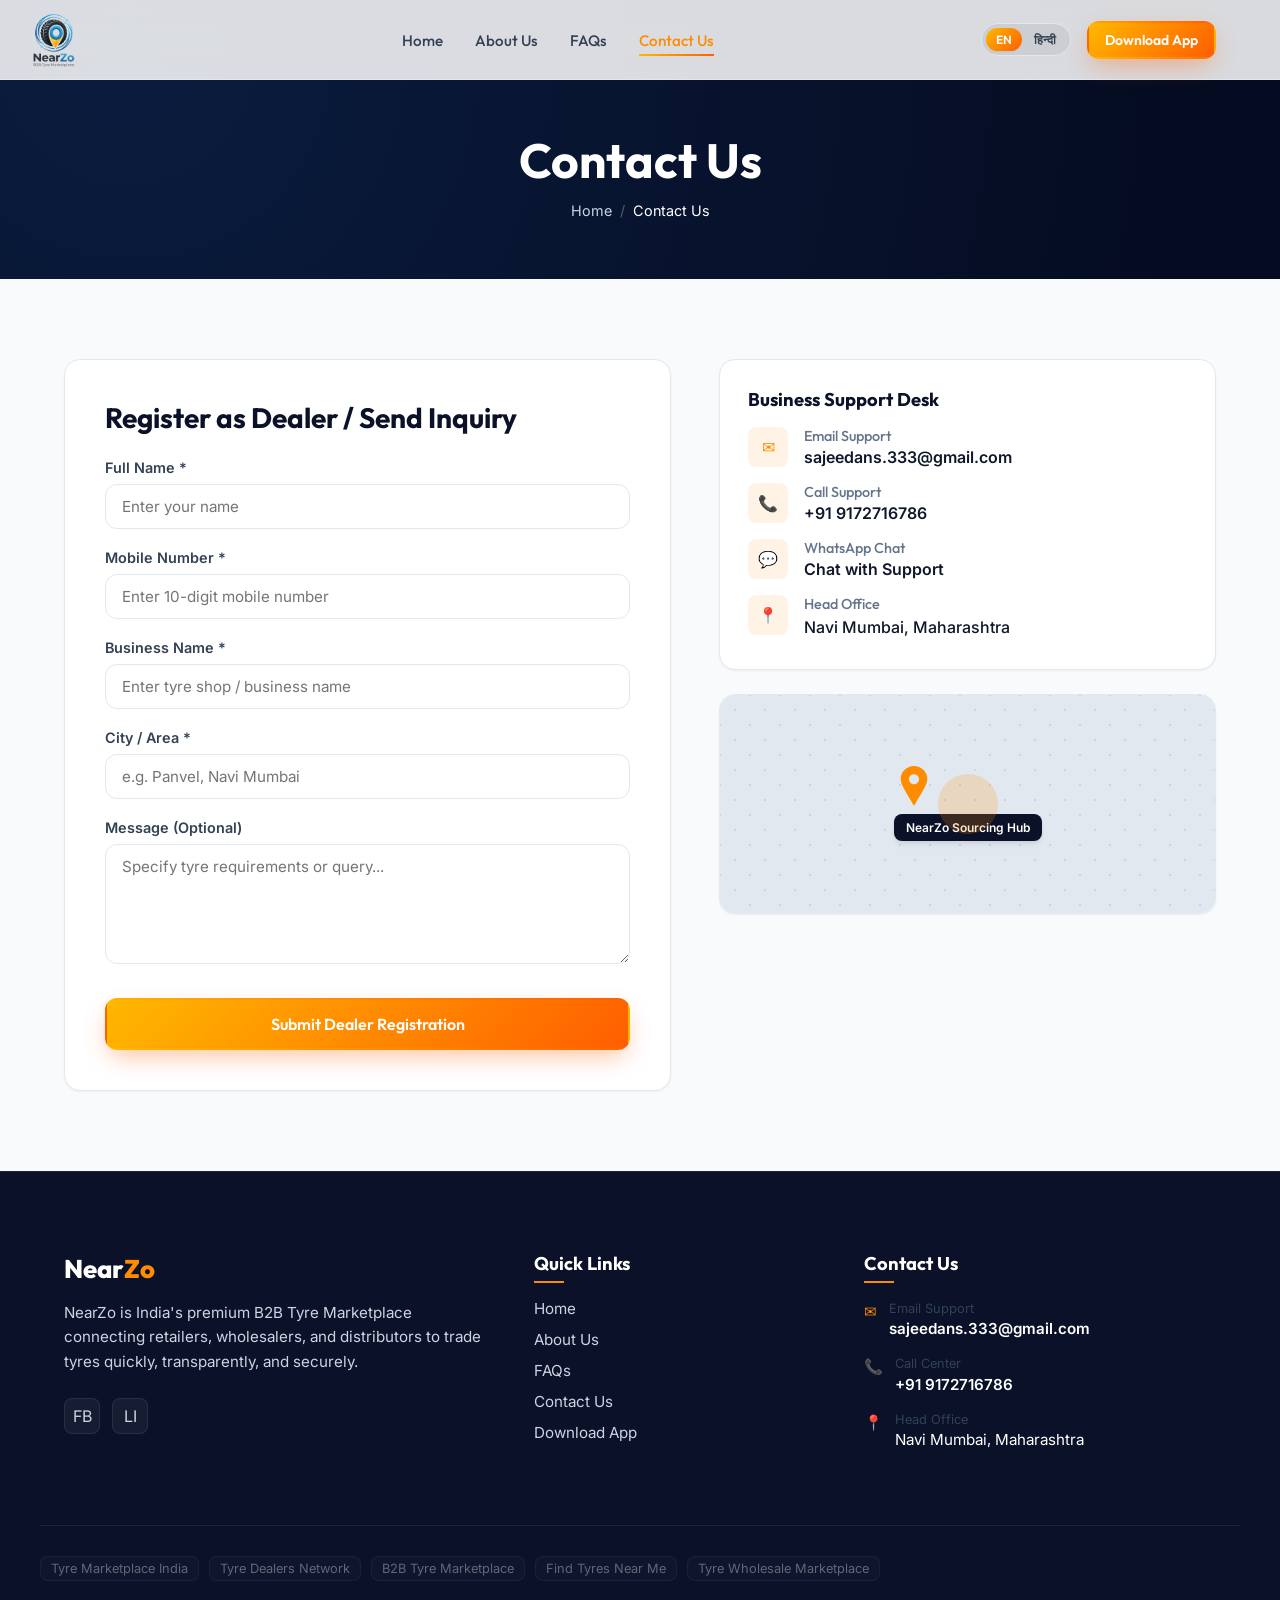
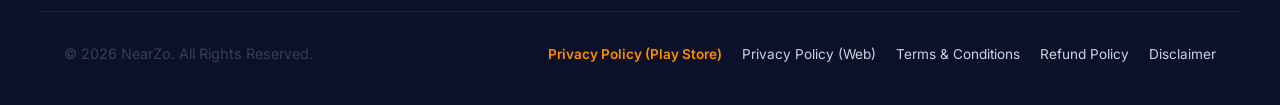
<file: contact.html>
<!DOCTYPE html>
<html lang="en">
<head>
  <meta charset="UTF-8">
  <meta name="viewport" content="width=device-width, initial-scale=1.0">
  <title>Contact Us - NearZo B2B Tyre & Automotive Marketplace</title>
  
  <!-- SEO Meta Tags -->
  <meta name="description" content="Get in touch with NearZo. Register as a tyre dealer, send business inquiries, or contact our customer support desk easily via phone, email, or WhatsApp.">
  <meta name="keywords" content="Contact NearZo, Register Tyre Dealer, B2B Tyre Support, NearZo phone, NearZo address">
  <meta name="author" content="NearZo">
  
  <!-- Favicon -->
  <link rel="icon" type="image/png" href="assets/favicon.png">
  
  <!-- Stylesheets -->
  <link rel="stylesheet" href="style.css">
</head>
<body>

  <!-- Header Navigation -->
  <header>
    <div class="container header-container">
      <a href="index.html" class="logo-wrapper" id="logo-nav-link">
        <img src="assets/logo.png" alt="NearZo Logo" class="logo-img">
      </a>
      
      <!-- Desktop Navigation Menu -->
      <ul class="nav-menu">
        <li><a href="index.html" class="nav-link" data-translate="nav-home">Home</a></li>
        <li><a href="about.html" class="nav-link" data-translate="nav-about">About Us</a></li>
        <li><a href="faq.html" class="nav-link" data-translate="nav-faq">FAQs</a></li>
        <li><a href="contact.html" class="nav-link active" data-translate="nav-contact">Contact Us</a></li>
      </ul>
      
      <!-- CTA Action Buttons -->
      <div class="nav-actions">
        <div class="lang-switcher">
          <button class="lang-btn lang-btn-en active">EN</button>
          <button class="lang-btn lang-btn-hi">हिन्दी</button>
        </div>
        <a href="download.html" class="btn btn-primary btn-sm" data-translate="btn-download">Download App</a>
        <button class="hamburger" aria-label="Toggle Menu">
          <span></span>
          <span></span>
          <span></span>
        </button>
      </div>
    </div>
  </header>

  <!-- Mobile Drawer Menu Overlay -->
  <div class="overlay"></div>
  <div class="mobile-drawer">
    <ul class="mobile-nav">
      <li style="margin-bottom: 15px; padding: 0 4px;">
        <div class="lang-switcher" style="width: 100%; display: flex; justify-content: space-around;">
          <button class="lang-btn mobile-lang-btn-en active" style="flex: 1;">English</button>
          <button class="lang-btn mobile-lang-btn-hi" style="flex: 1;">हिन्दी</button>
        </div>
      </li>
      <li><a href="index.html" class="mobile-nav-link" data-translate="nav-home">Home</a></li>
      <li><a href="about.html" class="mobile-nav-link" data-translate="nav-about">About Us</a></li>
      <li><a href="faq.html" class="mobile-nav-link" data-translate="nav-faq">FAQs</a></li>
      <li><a href="contact.html" class="mobile-nav-link active" data-translate="nav-contact">Contact Us</a></li>
      <li><a href="privacy.html" class="mobile-nav-link">Privacy Policy</a></li>
      <li><a href="terms.html" class="mobile-nav-link">Terms & Conditions</a></li>
    </ul>
    <div class="mobile-actions">
      <a href="https://drive.google.com/file/d/1KY9a7E-q0NbKFfAXznCwFnb-aPPWeFNE/view?usp=sharing" target="_blank" class="btn btn-primary" data-translate="btn-download-apk">Download APK</a>
      <a href="contact.html" class="btn btn-secondary" data-translate="btn-register">Register as Dealer</a>
    </div>
  </div>

  <!-- Page Header -->
  <section class="page-header">
    <div class="container">
      <h1 data-translate="contact-header-title">Contact Us</h1>
      <div class="page-breadcrumbs">
        <a href="index.html">Home</a>
        <span>/</span>
        <a href="contact.html" style="color: #FFF; pointer-events: none;">Contact Us</a>
      </div>
    </div>
  </section>

  <!-- Main Form Content -->
  <section class="subpage-container">
    <div class="container contact-grid">
      
      <!-- Left side contact card form -->
      <div class="contact-card">
        <h2 data-translate="contact-form-title">Register as Dealer / Send Inquiry</h2>
        <form id="nearzo-contact-form" action="https://script.google.com/macros/s/AKfycbxRjBRd9trdCMhv_UdpVcSVLn4bUU86EGW5D7x5khbrm6SWO2-4tjv_XhRDIAcFVzig2w/exec" method="POST" target="hidden_iframe" novalidate>
          <div class="form-group">
            <label for="contact-name" data-translate="contact-lbl-name">Full Name *</label>
            <input type="text" id="contact-name" name="name" class="form-control" placeholder="Enter your name" required>
          </div>
          
          <div class="form-group">
            <label for="contact-phone" data-translate="contact-lbl-phone">Mobile Number *</label>
            <input type="tel" id="contact-phone" name="phone" class="form-control" placeholder="Enter 10-digit mobile number" required>
          </div>
          
          <div class="form-group">
            <label for="contact-business" data-translate="contact-lbl-business">Business Name *</label>
            <input type="text" id="contact-business" name="businessName" class="form-control" placeholder="Enter tyre shop / business name" required>
          </div>
          
          <div class="form-group">
            <label for="contact-city" data-translate="contact-lbl-city">City / Area *</label>
            <input type="text" id="contact-city" name="city" class="form-control" placeholder="e.g. Panvel, Navi Mumbai" required>
          </div>
          
          <div class="form-group">
            <label for="contact-message" data-translate="contact-lbl-message">Message (Optional)</label>
            <textarea id="contact-message" name="message" class="form-control" placeholder="Specify tyre requirements or query..."></textarea>
          </div>
          
          <button type="submit" class="btn btn-primary" style="width: 100%; margin-top: 10px;">
            <span data-translate="contact-btn-submit">Submit Dealer Registration</span>
          </button>
        </form>
        <iframe name="hidden_iframe" id="hidden_iframe" style="display:none;"></iframe>
      </div>
      
      <!-- Right side information panel -->
      <div class="contact-info-panel">
        
        <!-- Info Card -->
        <div class="contact-info-card">
          <h2 class="contact-info-title" data-translate="contact-support-title">Business Support Desk</h2>
          <div class="contact-info-list">
            
            <div class="contact-info-item">
              <div class="contact-info-icon">✉</div>
              <div class="contact-info-content">
                <h4 data-translate="contact-support-email">Email Support</h4>
                <a href="mailto:sajeedans.333@gmail.com">sajeedans.333@gmail.com</a>
              </div>
            </div>
            
            <div class="contact-info-item">
              <div class="contact-info-icon">📞</div>
              <div class="contact-info-content">
                <h4 data-translate="contact-support-call">Call Support</h4>
                <a href="tel:+919172716786">+91 9172716786</a>
              </div>
            </div>
            
            <div class="contact-info-item">
              <div class="contact-info-icon">💬</div>
              <div class="contact-info-content">
                <h4 data-translate="contact-support-wa">WhatsApp Chat</h4>
                <a href="https://wa.me/919172716786?text=Hi%20NearZo%20Support%2C%20I%20have%20a%20business%20query." target="_blank">Chat with Support</a>
              </div>
            </div>
            
            <div class="contact-info-item">
              <div class="contact-info-icon">📍</div>
              <div class="contact-info-content">
                <h4 data-translate="contact-support-office">Head Office</h4>
                <p style="font-weight: 500;">Navi Mumbai, Maharashtra</p>
              </div>
            </div>
            
          </div>
        </div>
        
        <!-- High-fidelity Vector map placeholder -->
        <div class="contact-map-placeholder">
          <div class="map-svg-mock"></div>
          <div class="map-pin" id="interactive-map-pin">
            <!-- Location Pin SVG -->
            <svg width="40" height="40" viewBox="0 0 24 24" fill="var(--primary-orange)" stroke="none">
              <path d="M12 0c-4.198 0-8 3.403-8 7.602 0 4.199 4.198 9.165 8 16.398 3.802-7.233 8-12.199 8-16.398 0-4.199-3.801-7.602-8-7.602zm0 11c-1.657 0-3-1.343-3-3s1.343-3 3-3 3 1.343 3 3-1.343 3-3 3z"/>
            </svg>
            <div class="map-pin-pulse"></div>
            <div class="map-pin-label">NearZo Sourcing Hub</div>
          </div>
        </div>
        
      </div>
      
    </div>
  </section>

  <!-- Footer -->
  <footer>
    <div class="container footer-grid">
      <div class="footer-col">
        <a href="index.html" class="logo-wrapper">
          <span style="font-family:'Outfit'; font-weight:800; color:#FFF; font-size:1.6rem;">Near<span style="color:var(--primary-orange);">Zo</span></span>
        </a>
        <p class="footer-desc">
          NearZo is India's premium B2B Tyre Marketplace connecting retailers, wholesalers, and distributors to trade tyres quickly, transparently, and securely.
        </p>
        <div class="footer-socials">
          <a href="https://www.facebook.com/profile.php?id=61590907642189" target="_blank" class="social-icon" aria-label="Facebook">FB</a>
          <a href="https://www.linkedin.com/company/nearzo/?viewAsMember=true" target="_blank" class="social-icon" aria-label="LinkedIn">LI</a>
        </div>
      </div>
      
      <div class="footer-col">
        <h3>Quick Links</h3>
        <ul class="footer-links">
          <li class="footer-link"><a href="index.html">Home</a></li>
          <li class="footer-link"><a href="about.html">About Us</a></li>
          <li class="footer-link"><a href="faq.html">FAQs</a></li>
          <li class="footer-link"><a href="contact.html">Contact Us</a></li>
          <li class="footer-link"><a href="download.html">Download App</a></li>
        </ul>
      </div>
      
      <div class="footer-col">
        <h3>Contact Us</h3>
        <div class="footer-contact-item">
          <span class="footer-contact-icon">✉</span>
          <div>
            <p style="font-size: 0.8rem; margin:0;">Email Support</p>
            <a href="mailto:sajeedans.333@gmail.com" style="font-size:0.95rem; font-weight:600; color:#FFF;">sajeedans.333@gmail.com</a>
          </div>
        </div>
        <div class="footer-contact-item">
          <span class="footer-contact-icon">📞</span>
          <div>
            <p style="font-size: 0.8rem; margin:0;">Call Center</p>
            <a href="tel:+919172716786" style="font-size:0.95rem; font-weight:600; color:#FFF;">+91 9172716786</a>
          </div>
        </div>
        <div class="footer-contact-item">
          <span class="footer-contact-icon">📍</span>
          <div>
            <p style="font-size: 0.8rem; margin:0;">Head Office</p>
            <span style="font-size:0.95rem; color:#FFF;">Navi Mumbai, Maharashtra</span>
          </div>
        </div>
      </div>
    </div>
    
    <div class="container footer-seo-keywords">
      <span class="seo-tag">Tyre Marketplace India</span>
      <span class="seo-tag">Tyre Dealers Network</span>
      <span class="seo-tag">B2B Tyre Marketplace</span>
      <span class="seo-tag">Find Tyres Near Me</span>
      <span class="seo-tag">Tyre Wholesale Marketplace</span>
    </div>
    
    <div class="container footer-bottom">
      <p>© 2026 NearZo. All Rights Reserved.</p>
      <div class="footer-legal-inline">
        <a href="policy.html" class="footer-link" style="font-size: 0.85rem; font-weight: 600; color: var(--primary-orange);">Privacy Policy (Play Store)</a>
        <a href="privacy.html" class="footer-link" style="font-size: 0.85rem;">Privacy Policy (Web)</a>
        <a href="terms.html" class="footer-link" style="font-size: 0.85rem;">Terms & Conditions</a>
        <a href="refund.html" class="footer-link" style="font-size: 0.85rem;">Refund Policy</a>
        <a href="disclaimer.html" class="footer-link" style="font-size: 0.85rem;">Disclaimer</a>
      </div>
    </div>
  </footer>



  <!-- Sticky Bottom Download Bar (Mobile Only) -->
  <div class="mobile-download-sticky-bar">
    <div class="sticky-bar-info">
      <div class="sticky-bar-icon">N</div>
      <div class="sticky-bar-text">
        <h4>NearZo App</h4>
        <p>Get instant wholesale quotes</p>
      </div>
    </div>
    <div class="sticky-bar-actions">
      <a href="https://drive.google.com/file/d/1KY9a7E-q0NbKFfAXznCwFnb-aPPWeFNE/view?usp=sharing" target="_blank" class="btn btn-primary btn-sm" style="padding: 8px 16px;">Get App</a>
      <button class="sticky-bar-close-btn" aria-label="Close download bar">×</button>
    </div>
  </div>

  <!-- Scripts -->
  <script src="main.js"></script>
</body>
</html>
</file>
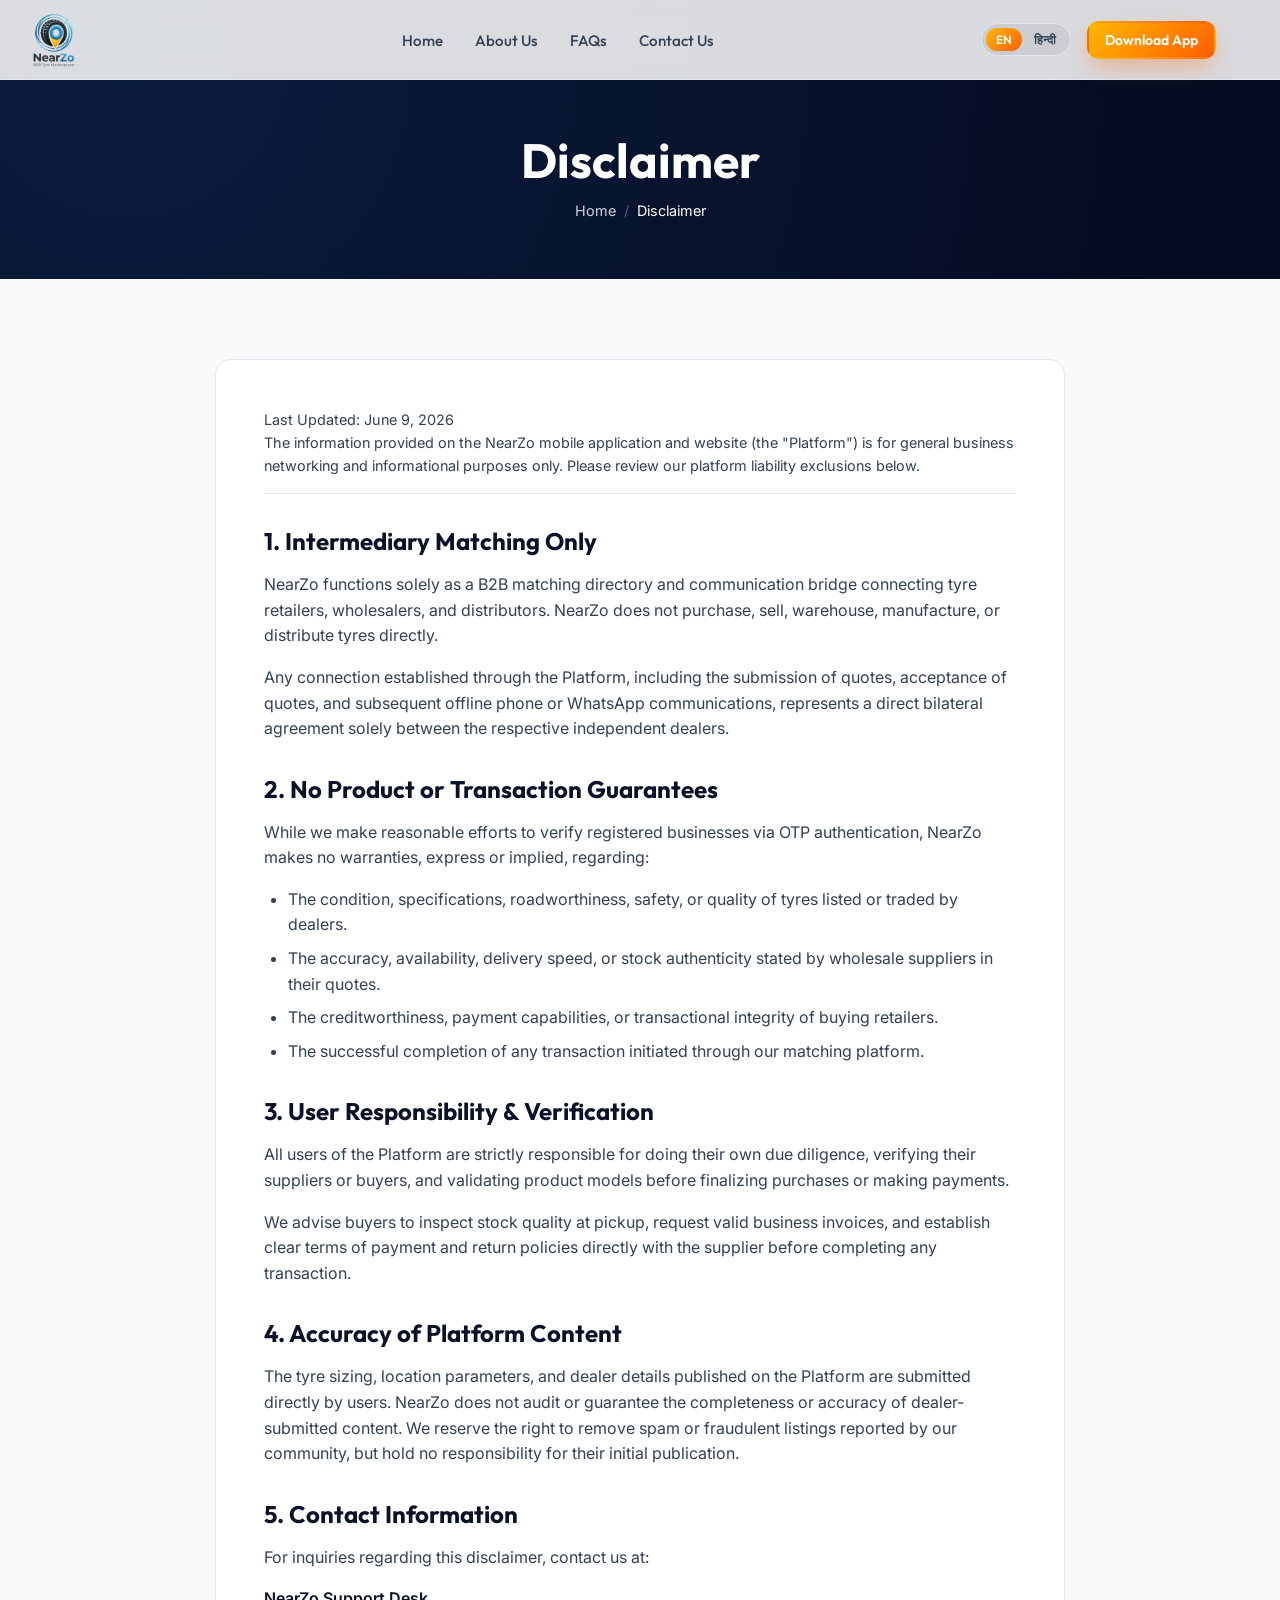
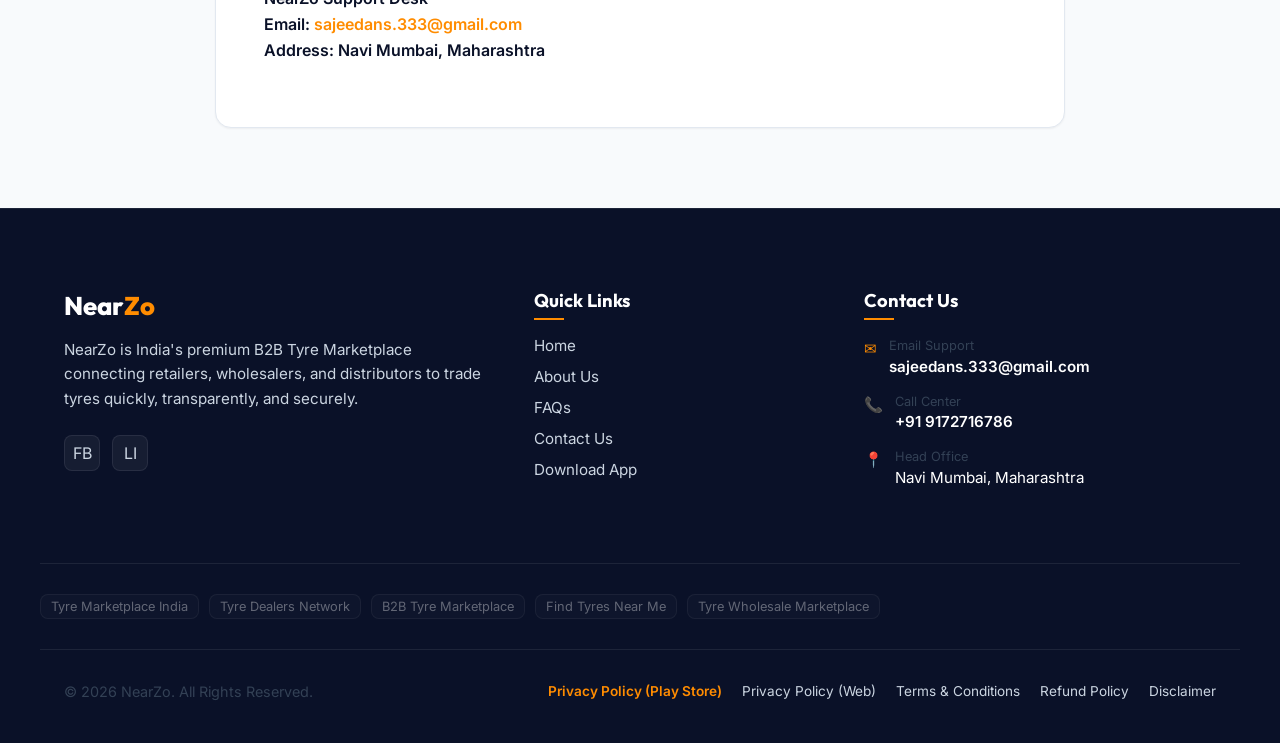
<file: disclaimer.html>
<!DOCTYPE html>
<html lang="en">
<head>
  <meta charset="UTF-8">
  <meta name="viewport" content="width=device-width, initial-scale=1.0">
  <title>Disclaimer - NearZo B2B Tyre & Automotive Marketplace</title>
  
  <!-- SEO Meta Tags -->
  <meta name="description" content="Review the Disclaimer for NearZo B2B Tyre Marketplace. Understand platform facilitator details, liability exclusions, and transaction security rules.">
  <meta name="keywords" content="NearZo Disclaimer, tyre marketplace liability, legal facilitator disclaimer">
  <meta name="author" content="NearZo">
  <meta name="robots" content="noindex, follow">
  
  <!-- Favicon -->
  <link rel="icon" type="image/png" href="assets/favicon.png">
  
  <!-- Stylesheets -->
  <link rel="stylesheet" href="style.css">
</head>
<body>

  <!-- Header Navigation -->
  <header>
    <div class="container header-container">
      <a href="index.html" class="logo-wrapper" id="logo-nav-link">
        <img src="assets/logo.png" alt="NearZo Logo" class="logo-img">
      </a>
      
      <!-- Desktop Navigation Menu -->
      <ul class="nav-menu">
        <li><a href="index.html" class="nav-link" data-translate="nav-home">Home</a></li>
        <li><a href="about.html" class="nav-link" data-translate="nav-about">About Us</a></li>
        <li><a href="faq.html" class="nav-link" data-translate="nav-faq">FAQs</a></li>
        <li><a href="contact.html" class="nav-link" data-translate="nav-contact">Contact Us</a></li>
      </ul>
      
      <!-- CTA Action Buttons -->
      <div class="nav-actions">
        <div class="lang-switcher">
          <button class="lang-btn lang-btn-en active">EN</button>
          <button class="lang-btn lang-btn-hi">हिन्दी</button>
        </div>
        <a href="download.html" class="btn btn-primary btn-sm" data-translate="btn-download">Download App</a>
        <button class="hamburger" aria-label="Toggle Menu">
          <span></span>
          <span></span>
          <span></span>
        </button>
      </div>
    </div>
  </header>

  <!-- Mobile Drawer Menu Overlay -->
  <div class="overlay"></div>
  <div class="mobile-drawer">
    <ul class="mobile-nav">
      <li style="margin-bottom: 15px; padding: 0 4px;">
        <div class="lang-switcher" style="width: 100%; display: flex; justify-content: space-around;">
          <button class="lang-btn mobile-lang-btn-en active" style="flex: 1;">English</button>
          <button class="lang-btn mobile-lang-btn-hi" style="flex: 1;">हिन्दी</button>
        </div>
      </li>
      <li><a href="index.html" class="mobile-nav-link" data-translate="nav-home">Home</a></li>
      <li><a href="about.html" class="mobile-nav-link" data-translate="nav-about">About Us</a></li>
      <li><a href="faq.html" class="mobile-nav-link" data-translate="nav-faq">FAQs</a></li>
      <li><a href="contact.html" class="mobile-nav-link" data-translate="nav-contact">Contact Us</a></li>
      <li><a href="privacy.html" class="mobile-nav-link">Privacy Policy</a></li>
      <li><a href="terms.html" class="mobile-nav-link">Terms & Conditions</a></li>
    </ul>
    <div class="mobile-actions">
      <a href="https://drive.google.com/file/d/1KY9a7E-q0NbKFfAXznCwFnb-aPPWeFNE/view?usp=sharing" target="_blank" class="btn btn-primary" data-translate="btn-download-apk">Download APK</a>
      <a href="contact.html" class="btn btn-secondary" data-translate="btn-register">Register as Dealer</a>
    </div>
  </div>

  <!-- Page Header -->
  <section class="page-header">
    <div class="container">
      <h1>Disclaimer</h1>
      <div class="page-breadcrumbs">
        <a href="index.html">Home</a>
        <span>/</span>
        <a href="disclaimer.html" style="color: #FFF; pointer-events: none;">Disclaimer</a>
      </div>
    </div>
  </section>

  <!-- Subpage Main Content -->
  <section class="subpage-container">
    <div class="container">
      
      <div class="legal-container">
        <div class="legal-meta">
          <p>Last Updated: June 9, 2026</p>
          <p>The information provided on the NearZo mobile application and website (the "Platform") is for general business networking and informational purposes only. Please review our platform liability exclusions below.</p>
        </div>
        
        <div class="legal-content">
          <h2>1. Intermediary Matching Only</h2>
          <p>NearZo functions solely as a B2B matching directory and communication bridge connecting tyre retailers, wholesalers, and distributors. NearZo does not purchase, sell, warehouse, manufacture, or distribute tyres directly.</p>
          <p>Any connection established through the Platform, including the submission of quotes, acceptance of quotes, and subsequent offline phone or WhatsApp communications, represents a direct bilateral agreement solely between the respective independent dealers.</p>

          <h2>2. No Product or Transaction Guarantees</h2>
          <p>While we make reasonable efforts to verify registered businesses via OTP authentication, NearZo makes no warranties, express or implied, regarding:</p>
          <ul>
            <li>The condition, specifications, roadworthiness, safety, or quality of tyres listed or traded by dealers.</li>
            <li>The accuracy, availability, delivery speed, or stock authenticity stated by wholesale suppliers in their quotes.</li>
            <li>The creditworthiness, payment capabilities, or transactional integrity of buying retailers.</li>
            <li>The successful completion of any transaction initiated through our matching platform.</li>
          </ul>

          <h2>3. User Responsibility & Verification</h2>
          <p>All users of the Platform are strictly responsible for doing their own due diligence, verifying their suppliers or buyers, and validating product models before finalizing purchases or making payments.</p>
          <p>We advise buyers to inspect stock quality at pickup, request valid business invoices, and establish clear terms of payment and return policies directly with the supplier before completing any transaction.</p>

          <h2>4. Accuracy of Platform Content</h2>
          <p>The tyre sizing, location parameters, and dealer details published on the Platform are submitted directly by users. NearZo does not audit or guarantee the completeness or accuracy of dealer-submitted content. We reserve the right to remove spam or fraudulent listings reported by our community, but hold no responsibility for their initial publication.</p>

          <h2>5. Contact Information</h2>
          <p>For inquiries regarding this disclaimer, contact us at:</p>
          <p style="font-weight: 600; color: var(--dark-navy);">
            NearZo Support Desk<br>
            Email: <a href="mailto:sajeedans.333@gmail.com" style="color:var(--primary-orange);">sajeedans.333@gmail.com</a><br>
            Address: Navi Mumbai, Maharashtra
          </p>
        </div>
      </div>
      
    </div>
  </section>

  <!-- Footer -->
  <footer>
    <div class="container footer-grid">
      <div class="footer-col">
        <a href="index.html" class="logo-wrapper">
          <span style="font-family:'Outfit'; font-weight:800; color:#FFF; font-size:1.6rem;">Near<span style="color:var(--primary-orange);">Zo</span></span>
        </a>
        <p class="footer-desc">
          NearZo is India's premium B2B Tyre Marketplace connecting retailers, wholesalers, and distributors to trade tyres quickly, transparently, and securely.
        </p>
        <div class="footer-socials">
          <a href="https://www.facebook.com/profile.php?id=61590907642189" target="_blank" class="social-icon" aria-label="Facebook">FB</a>
          <a href="https://www.linkedin.com/company/nearzo/?viewAsMember=true" target="_blank" class="social-icon" aria-label="LinkedIn">LI</a>
        </div>
      </div>
      
      <div class="footer-col">
        <h3>Quick Links</h3>
        <ul class="footer-links">
          <li class="footer-link"><a href="index.html">Home</a></li>
          <li class="footer-link"><a href="about.html">About Us</a></li>
          <li class="footer-link"><a href="faq.html">FAQs</a></li>
          <li class="footer-link"><a href="contact.html">Contact Us</a></li>
          <li class="footer-link"><a href="download.html">Download App</a></li>
        </ul>
      </div>
      
      <div class="footer-col">
        <h3>Contact Us</h3>
        <div class="footer-contact-item">
          <span class="footer-contact-icon">✉</span>
          <div>
            <p style="font-size: 0.8rem; margin:0;">Email Support</p>
            <a href="mailto:sajeedans.333@gmail.com" style="font-size:0.95rem; font-weight:600; color:#FFF;">sajeedans.333@gmail.com</a>
          </div>
        </div>
        <div class="footer-contact-item">
          <span class="footer-contact-icon">📞</span>
          <div>
            <p style="font-size: 0.8rem; margin:0;">Call Center</p>
            <a href="tel:+919172716786" style="font-size:0.95rem; font-weight:600; color:#FFF;">+91 9172716786</a>
          </div>
        </div>
        <div class="footer-contact-item">
          <span class="footer-contact-icon">📍</span>
          <div>
            <p style="font-size: 0.8rem; margin:0;">Head Office</p>
            <span style="font-size:0.95rem; color:#FFF;">Navi Mumbai, Maharashtra</span>
          </div>
        </div>
      </div>
    </div>
    
    <div class="container footer-seo-keywords">
      <span class="seo-tag">Tyre Marketplace India</span>
      <span class="seo-tag">Tyre Dealers Network</span>
      <span class="seo-tag">B2B Tyre Marketplace</span>
      <span class="seo-tag">Find Tyres Near Me</span>
      <span class="seo-tag">Tyre Wholesale Marketplace</span>
    </div>
    
    <div class="container footer-bottom">
      <p>© 2026 NearZo. All Rights Reserved.</p>
      <div class="footer-legal-inline">
        <a href="policy.html" class="footer-link" style="font-size: 0.85rem; font-weight: 600; color: var(--primary-orange);">Privacy Policy (Play Store)</a>
        <a href="privacy.html" class="footer-link" style="font-size: 0.85rem;">Privacy Policy (Web)</a>
        <a href="terms.html" class="footer-link" style="font-size: 0.85rem;">Terms & Conditions</a>
        <a href="refund.html" class="footer-link" style="font-size: 0.85rem;">Refund Policy</a>
        <a href="disclaimer.html" class="footer-link" style="font-size: 0.85rem;">Disclaimer</a>
      </div>
    </div>
  </footer>

  <!-- Scripts -->
  <script src="main.js"></script>
</body>
</html>
</file>
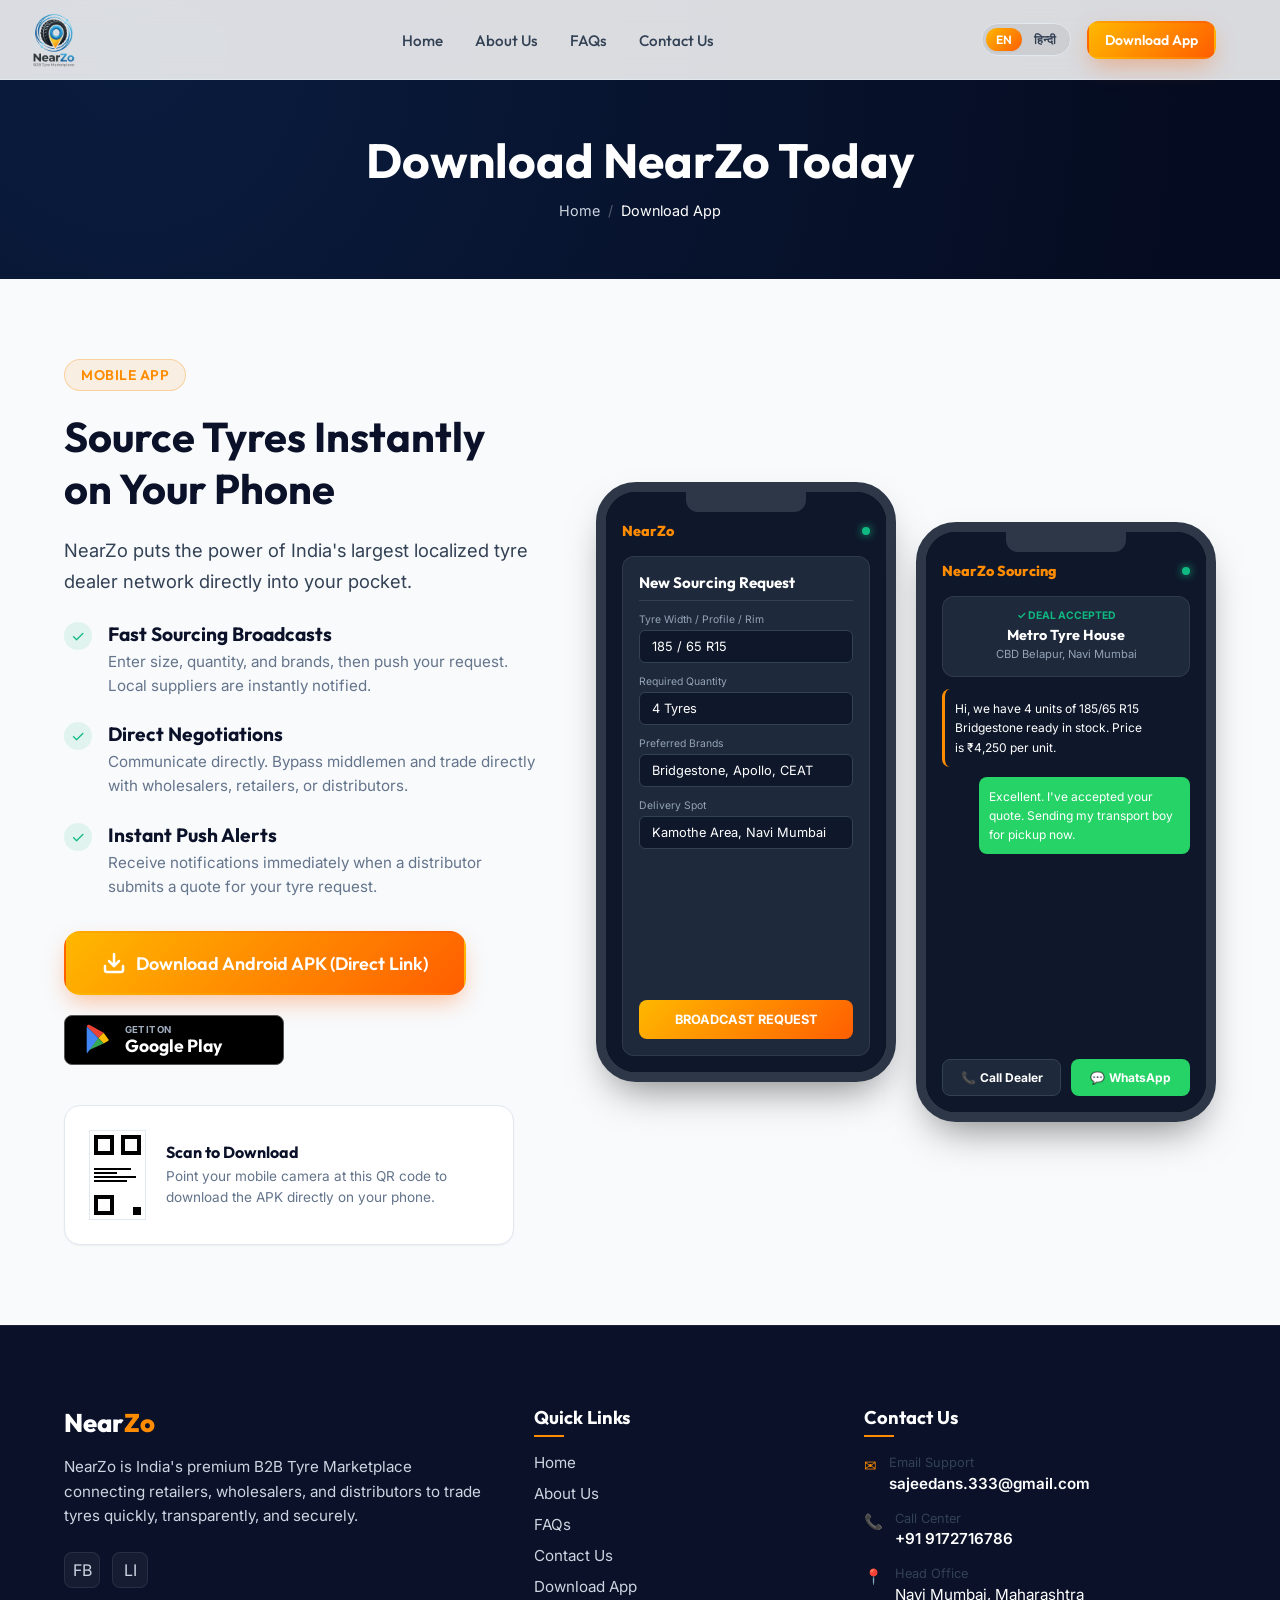
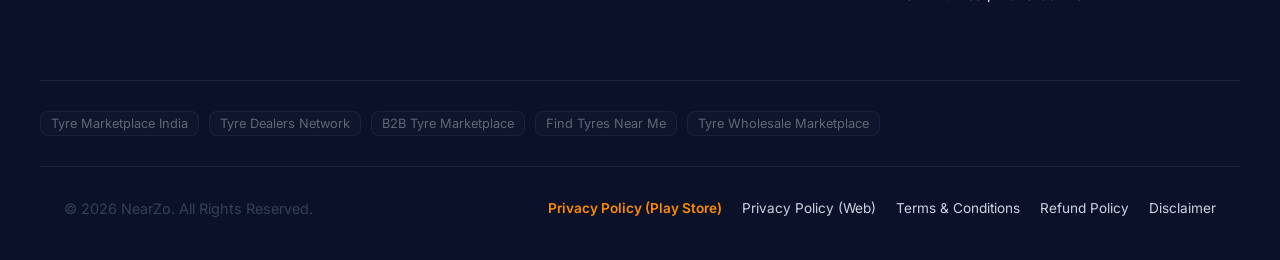
<file: download.html>
<!DOCTYPE html>
<html lang="en">
<head>
  <meta charset="UTF-8">
  <meta name="viewport" content="width=device-width, initial-scale=1.0">
  <title>Download NearZo App - B2B Tyre Marketplace APK</title>
  
  <!-- SEO Meta Tags -->
  <meta name="description" content="Download the NearZo app to post tyre sourcing requests, compare prices, and connect with wholesale tyre dealers in India directly from your mobile.">
  <meta name="keywords" content="Download NearZo, Tyre Marketplace App, B2B Tyre APK download, NearZo Google Play Store">
  <meta name="author" content="NearZo">
  
  <!-- Favicon -->
  <link rel="icon" type="image/png" href="assets/favicon.png">
  
  <!-- Stylesheets -->
  <link rel="stylesheet" href="style.css">
</head>
<body>

  <!-- Header Navigation -->
  <header>
    <div class="container header-container">
      <a href="index.html" class="logo-wrapper" id="logo-nav-link">
        <img src="assets/logo.png" alt="NearZo Logo" class="logo-img">
      </a>
      
      <!-- Desktop Navigation Menu -->
      <ul class="nav-menu">
        <li><a href="index.html" class="nav-link" data-translate="nav-home">Home</a></li>
        <li><a href="about.html" class="nav-link" data-translate="nav-about">About Us</a></li>
        <li><a href="faq.html" class="nav-link" data-translate="nav-faq">FAQs</a></li>
        <li><a href="contact.html" class="nav-link" data-translate="nav-contact">Contact Us</a></li>
      </ul>
      
      <!-- CTA Action Buttons -->
      <div class="nav-actions">
        <div class="lang-switcher">
          <button class="lang-btn lang-btn-en active">EN</button>
          <button class="lang-btn lang-btn-hi">हिन्दी</button>
        </div>
        <a href="download.html" class="btn btn-primary btn-sm" data-translate="btn-download">Download App</a>
        <button class="hamburger" aria-label="Toggle Menu">
          <span></span>
          <span></span>
          <span></span>
        </button>
      </div>
    </div>
  </header>

  <!-- Mobile Drawer Menu Overlay -->
  <div class="overlay"></div>
  <div class="mobile-drawer">
    <ul class="mobile-nav">
      <li style="margin-bottom: 15px; padding: 0 4px;">
        <div class="lang-switcher" style="width: 100%; display: flex; justify-content: space-around;">
          <button class="lang-btn mobile-lang-btn-en active" style="flex: 1;">English</button>
          <button class="lang-btn mobile-lang-btn-hi" style="flex: 1;">हिन्दी</button>
        </div>
      </li>
      <li><a href="index.html" class="mobile-nav-link" data-translate="nav-home">Home</a></li>
      <li><a href="about.html" class="mobile-nav-link" data-translate="nav-about">About Us</a></li>
      <li><a href="faq.html" class="mobile-nav-link" data-translate="nav-faq">FAQs</a></li>
      <li><a href="contact.html" class="mobile-nav-link" data-translate="nav-contact">Contact Us</a></li>
      <li><a href="privacy.html" class="mobile-nav-link">Privacy Policy</a></li>
      <li><a href="terms.html" class="mobile-nav-link">Terms & Conditions</a></li>
    </ul>
    <div class="mobile-actions">
      <a href="https://drive.google.com/file/d/1KY9a7E-q0NbKFfAXznCwFnb-aPPWeFNE/view?usp=sharing" target="_blank" class="btn btn-primary" data-translate="btn-download-apk">Download APK</a>
      <a href="contact.html" class="btn btn-secondary" data-translate="btn-register">Register as Dealer</a>
    </div>
  </div>

  <!-- Page Header -->
  <section class="page-header">
    <div class="container">
      <h1>Download NearZo Today</h1>
      <div class="page-breadcrumbs">
        <a href="index.html">Home</a>
        <span>/</span>
        <a href="download.html" style="color: #FFF; pointer-events: none;">Download App</a>
      </div>
    </div>
  </section>

  <!-- Subpage Main Content -->
  <section class="subpage-container">
    <div class="container download-page-grid">
      
      <!-- Left Info Content -->
      <div>
        <span class="badge">Mobile App</span>
        <h2 style="font-size:2.6rem; margin-bottom: 20px;">Source Tyres Instantly on Your Phone</h2>
        <p style="font-size: 1.15rem; margin-bottom: 24px; line-height: 1.7;">
          NearZo puts the power of India's largest localized tyre dealer network directly into your pocket.
        </p>
        
        <ul class="benefits-list" style="margin-bottom: 32px;">
          <li class="benefit-list-item">
            <div class="benefit-check">✓</div>
            <div class="benefit-text">
              <h3>Fast Sourcing Broadcasts</h3>
              <p>Enter size, quantity, and brands, then push your request. Local suppliers are instantly notified.</p>
            </div>
          </li>
          <li class="benefit-list-item">
            <div class="benefit-check">✓</div>
            <div class="benefit-text">
              <h3>Direct Negotiations</h3>
              <p>Communicate directly. Bypass middlemen and trade directly with wholesalers, retailers, or distributors.</p>
            </div>
          </li>
          <li class="benefit-list-item">
            <div class="benefit-check">✓</div>
            <div class="benefit-text">
              <h3>Instant Push Alerts</h3>
              <p>Receive notifications immediately when a distributor submits a quote for your tyre request.</p>
            </div>
          </li>
        </ul>
        
        <!-- App download CTA Badges -->
        <div class="badge-store-links">
          <a href="https://drive.google.com/file/d/1KY9a7E-q0NbKFfAXznCwFnb-aPPWeFNE/view?usp=sharing" target="_blank" class="btn btn-primary btn-lg" style="height:auto;">
            <svg width="24" height="24" viewBox="0 0 24 24" fill="none" stroke="currentColor" stroke-width="2.5" stroke-linecap="round" stroke-linejoin="round"><path d="M21 15v4a2 2 0 0 1-2 2H5a2 2 0 0 1-2-2v-4"></path><polyline points="7 10 12 15 17 10"></polyline><line x1="12" y1="15" x2="12" y2="3"></line></svg>
            Download Android APK (Direct Link)
          </a>
        </div>
        
        <!-- Google Play badge graphic placeholder (Beautiful Pure HTML design) -->
        <div style="margin-top: 20px;">
          <a href="https://drive.google.com/file/d/1KY9a7E-q0NbKFfAXznCwFnb-aPPWeFNE/view?usp=sharing" target="_blank" style="display:inline-flex; align-items:center; gap:12px; background-color:#000; color:#FFF; padding:8px 16px; border-radius:8px; border:1px solid #555; text-align:left; width: 220px;">
            <!-- SVG representing Google Play Icon -->
            <svg width="32" height="32" viewBox="0 0 48 48" fill="none">
              <path d="M6 3.654A3 3 0 0 1 8.824 3h30.352A3 3 0 0 1 42 6v36a3 3 0 0 1-3 3H9a3 3 0 0 1-3-3V3.654z" fill="#000" />
              <path d="M9.13 4.25L26 21.12l8-8-21.6-11.83a2.98 2.98 0 0 0-3.27.96z" fill="#EA4335" />
              <path d="M34 13.12l-8 8 8 8 6.45-3.53c1.35-.74 1.35-2.7 0-3.44L34 13.12z" fill="#FBBC05" />
              <path d="M34 29.12l-8-8-16.87 16.87a2.98 2.98 0 0 0 3.27.96L34 29.12z" fill="#34A853" />
              <path d="M9.13 4.25A3 3 0 0 0 8.5 6v36a3 3 0 0 0 .63 1.75L26 21.12 9.13 4.25z" fill="#4285F4" />
            </svg>
            <div>
              <p style="font-size:0.6rem; color:#A0AEC0; margin:0; text-transform:uppercase; font-weight:700; line-height:1;">Get it on</p>
              <h4 style="font-size:1.1rem; color:#FFF; margin:0; font-family:'Outfit'; font-weight:700; line-height:1.2;">Google Play</h4>
            </div>
          </a>
        </div>
        
        <!-- Desktop QR Code -->
        <div class="qr-code-card">
          <!-- Stylized QR Code placeholder representing a modern QR pattern -->
          <div class="qr-code-img" style="display:flex; flex-direction:column; justify-content:space-between;">
            <div style="display:flex; justify-content:space-between;">
              <span style="display:inline-block; width:20px; height:20px; border:4px solid #000;"></span>
              <span style="display:inline-block; width:20px; height:20px; border:4px solid #000;"></span>
            </div>
            <!-- Decorative code rows -->
            <div style="flex:1; display:flex; flex-direction:column; justify-content:center; gap:2px; padding: 4px 0;">
              <span style="height:2px; background:#000; width:80%;"></span>
              <span style="height:2px; background:#000; width:50%;"></span>
              <span style="height:2px; background:#000; width:90%;"></span>
              <span style="height:2px; background:#000; width:70%;"></span>
            </div>
            <div style="display:flex; justify-content:space-between;">
              <span style="display:inline-block; width:20px; height:20px; border:4px solid #000;"></span>
              <span style="display:inline-block; width:8px; height:8px; background:#000; align-self:flex-end;"></span>
            </div>
          </div>
          <div class="qr-code-text">
            <h4>Scan to Download</h4>
            <p>Point your mobile camera at this QR code to download the APK directly on your phone.</p>
          </div>
        </div>
      </div>
      
      <!-- Right Side Phone Mockups showing Screenshots -->
      <div class="download-app-mockups">
        <!-- Mockup 1: Post Requirement Screen -->
        <div class="phone-mockup">
          <div class="phone-notch"></div>
          <div class="phone-screen">
            <div class="app-header">
              <span style="font-family:'Outfit'; font-weight:800; color:#FF8C00; font-size: 0.9rem;">NearZo</span>
              <div class="app-status"></div>
            </div>
            
            <div style="background-color:#1E293B; border-radius:var(--radius-md); padding:16px; border:1px solid rgba(255,255,255,0.08); flex:1; display:flex; flex-direction:column;">
              <h4 style="color:#FFF; font-size:0.95rem; margin-bottom:12px; font-family:'Outfit'; border-bottom:1px solid rgba(255,255,255,0.1); padding-bottom:8px;">New Sourcing Request</h4>
              
              <div style="margin-bottom:12px;">
                <span style="display:block; font-size:0.65rem; color:#94A3B8; margin-bottom:4px;">Tyre Width / Profile / Rim</span>
                <div style="background:#0F172A; color:#FFF; font-size:0.8rem; padding:8px 12px; border-radius:6px; border:1px solid #334155;">185 / 65 R15</div>
              </div>
              
              <div style="margin-bottom:12px;">
                <span style="display:block; font-size:0.65rem; color:#94A3B8; margin-bottom:4px;">Required Quantity</span>
                <div style="background:#0F172A; color:#FFF; font-size:0.8rem; padding:8px 12px; border-radius:6px; border:1px solid #334155;">4 Tyres</div>
              </div>
              
              <div style="margin-bottom:12px;">
                <span style="display:block; font-size:0.65rem; color:#94A3B8; margin-bottom:4px;">Preferred Brands</span>
                <div style="background:#0F172A; color:#FFF; font-size:0.8rem; padding:8px 12px; border-radius:6px; border:1px solid #334155;">Bridgestone, Apollo, CEAT</div>
              </div>
              
              <div style="margin-bottom:16px;">
                <span style="display:block; font-size:0.65rem; color:#94A3B8; margin-bottom:4px;">Delivery Spot</span>
                <div style="background:#0F172A; color:#FFF; font-size:0.8rem; padding:8px 12px; border-radius:6px; border:1px solid #334155;">Kamothe Area, Navi Mumbai</div>
              </div>
              
              <div style="margin-top:auto; background:var(--primary-orange-gradient); color:#FFF; text-align:center; font-weight:700; font-size:0.8rem; padding:12px; border-radius:8px; text-transform:uppercase;">Broadcast Request</div>
            </div>
          </div>
        </div>
        
        <!-- Mockup 2: Connected Chat Screen -->
        <div class="phone-mockup">
          <div class="phone-notch"></div>
          <div class="phone-screen">
            <div class="app-header">
              <span style="font-family:'Outfit'; font-weight:800; color:#FF8C00; font-size: 0.9rem;">NearZo Sourcing</span>
              <div class="app-status"></div>
            </div>
            
            <div style="background-color:#1E293B; border-radius:var(--radius-md); padding:12px; border:1px solid rgba(255,255,255,0.08); margin-bottom:12px; text-align:center;">
              <span style="font-size:0.65rem; color:var(--success); font-weight:700; text-transform:uppercase; display:block; margin-bottom:4px;">✓ Deal Accepted</span>
              <h4 style="color:#FFF; font-size:0.9rem; margin-bottom:2px;">Metro Tyre House</h4>
              <p style="font-size:0.7rem; color:#94A3B8; margin:0;">CBD Belapur, Navi Mumbai</p>
            </div>
            
            <div style="display:flex; flex-direction:column; gap:10px; margin-bottom: 20px;">
              <div style="background-color:#0F172A; border-radius:8px; padding:10px; border-left:3px solid var(--primary-orange); align-self:flex-start; max-width:85%;">
                <p style="font-size:0.75rem; color:#FFF; margin:0;">Hi, we have 4 units of 185/65 R15 Bridgestone ready in stock. Price is ₹4,250 per unit.</p>
              </div>
              <div style="background-color:#25D366; border-radius:8px; padding:10px; align-self:flex-end; max-width:85%;">
                <p style="font-size:0.75rem; color:#FFF; margin:0;">Excellent. I've accepted your quote. Sending my transport boy for pickup now.</p>
              </div>
            </div>
            
            <div style="margin-top:auto; display:grid; grid-template-columns:1fr 1fr; gap:10px;">
              <div style="background:#1E293B; border:1px solid #334155; color:#FFF; text-align:center; font-weight:700; font-size:0.75rem; padding:10px; border-radius:8px; display:flex; align-items:center; justify-content:center; gap:4px;">
                <span>📞</span> Call Dealer
              </div>
              <div style="background:#25D366; color:#FFF; text-align:center; font-weight:700; font-size:0.75rem; padding:10px; border-radius:8px; display:flex; align-items:center; justify-content:center; gap:4px;">
                <span>💬</span> WhatsApp
              </div>
            </div>
          </div>
        </div>
      </div>
      
    </div>
  </section>

  <!-- Footer -->
  <footer>
    <div class="container footer-grid">
      <div class="footer-col">
        <a href="index.html" class="logo-wrapper">
          <span style="font-family:'Outfit'; font-weight:800; color:#FFF; font-size:1.6rem;">Near<span style="color:var(--primary-orange);">Zo</span></span>
        </a>
        <p class="footer-desc">
          NearZo is India's premium B2B Tyre Marketplace connecting retailers, wholesalers, and distributors to trade tyres quickly, transparently, and securely.
        </p>
        <div class="footer-socials">
          <a href="https://www.facebook.com/profile.php?id=61590907642189" target="_blank" class="social-icon" aria-label="Facebook">FB</a>
          <a href="https://www.linkedin.com/company/nearzo/?viewAsMember=true" target="_blank" class="social-icon" aria-label="LinkedIn">LI</a>
        </div>
      </div>
      
      <div class="footer-col">
        <h3>Quick Links</h3>
        <ul class="footer-links">
          <li class="footer-link"><a href="index.html">Home</a></li>
          <li class="footer-link"><a href="about.html">About Us</a></li>
          <li class="footer-link"><a href="faq.html">FAQs</a></li>
          <li class="footer-link"><a href="contact.html">Contact Us</a></li>
          <li class="footer-link"><a href="download.html">Download App</a></li>
        </ul>
      </div>
      
      <div class="footer-col">
        <h3>Contact Us</h3>
        <div class="footer-contact-item">
          <span class="footer-contact-icon">✉</span>
          <div>
            <p style="font-size: 0.8rem; margin:0;">Email Support</p>
            <a href="mailto:sajeedans.333@gmail.com" style="font-size:0.95rem; font-weight:600; color:#FFF;">sajeedans.333@gmail.com</a>
          </div>
        </div>
        <div class="footer-contact-item">
          <span class="footer-contact-icon">📞</span>
          <div>
            <p style="font-size: 0.8rem; margin:0;">Call Center</p>
            <a href="tel:+919172716786" style="font-size:0.95rem; font-weight:600; color:#FFF;">+91 9172716786</a>
          </div>
        </div>
        <div class="footer-contact-item">
          <span class="footer-contact-icon">📍</span>
          <div>
            <p style="font-size: 0.8rem; margin:0;">Head Office</p>
            <span style="font-size:0.95rem; color:#FFF;">Navi Mumbai, Maharashtra</span>
          </div>
        </div>
      </div>
    </div>
    
    <div class="container footer-seo-keywords">
      <span class="seo-tag">Tyre Marketplace India</span>
      <span class="seo-tag">Tyre Dealers Network</span>
      <span class="seo-tag">B2B Tyre Marketplace</span>
      <span class="seo-tag">Find Tyres Near Me</span>
      <span class="seo-tag">Tyre Wholesale Marketplace</span>
    </div>
    
    <div class="container footer-bottom">
      <p>© 2026 NearZo. All Rights Reserved.</p>
      <div class="footer-legal-inline">
        <a href="policy.html" class="footer-link" style="font-size: 0.85rem; font-weight: 600; color: var(--primary-orange);">Privacy Policy (Play Store)</a>
        <a href="privacy.html" class="footer-link" style="font-size: 0.85rem;">Privacy Policy (Web)</a>
        <a href="terms.html" class="footer-link" style="font-size: 0.85rem;">Terms & Conditions</a>
        <a href="refund.html" class="footer-link" style="font-size: 0.85rem;">Refund Policy</a>
        <a href="disclaimer.html" class="footer-link" style="font-size: 0.85rem;">Disclaimer</a>
      </div>
    </div>
  </footer>



  <!-- Sticky Bottom Download Bar (Mobile Only) -->
  <div class="mobile-download-sticky-bar">
    <div class="sticky-bar-info">
      <div class="sticky-bar-icon">N</div>
      <div class="sticky-bar-text">
        <h4>NearZo App</h4>
        <p>Get instant wholesale quotes</p>
      </div>
    </div>
    <div class="sticky-bar-actions">
      <a href="https://drive.google.com/file/d/1KY9a7E-q0NbKFfAXznCwFnb-aPPWeFNE/view?usp=sharing" target="_blank" class="btn btn-primary btn-sm" style="padding: 8px 16px;">Get App</a>
      <button class="sticky-bar-close-btn" aria-label="Close download bar">×</button>
    </div>
  </div>

  <!-- Scripts -->
  <script src="main.js"></script>
</body>
</html>
</file>
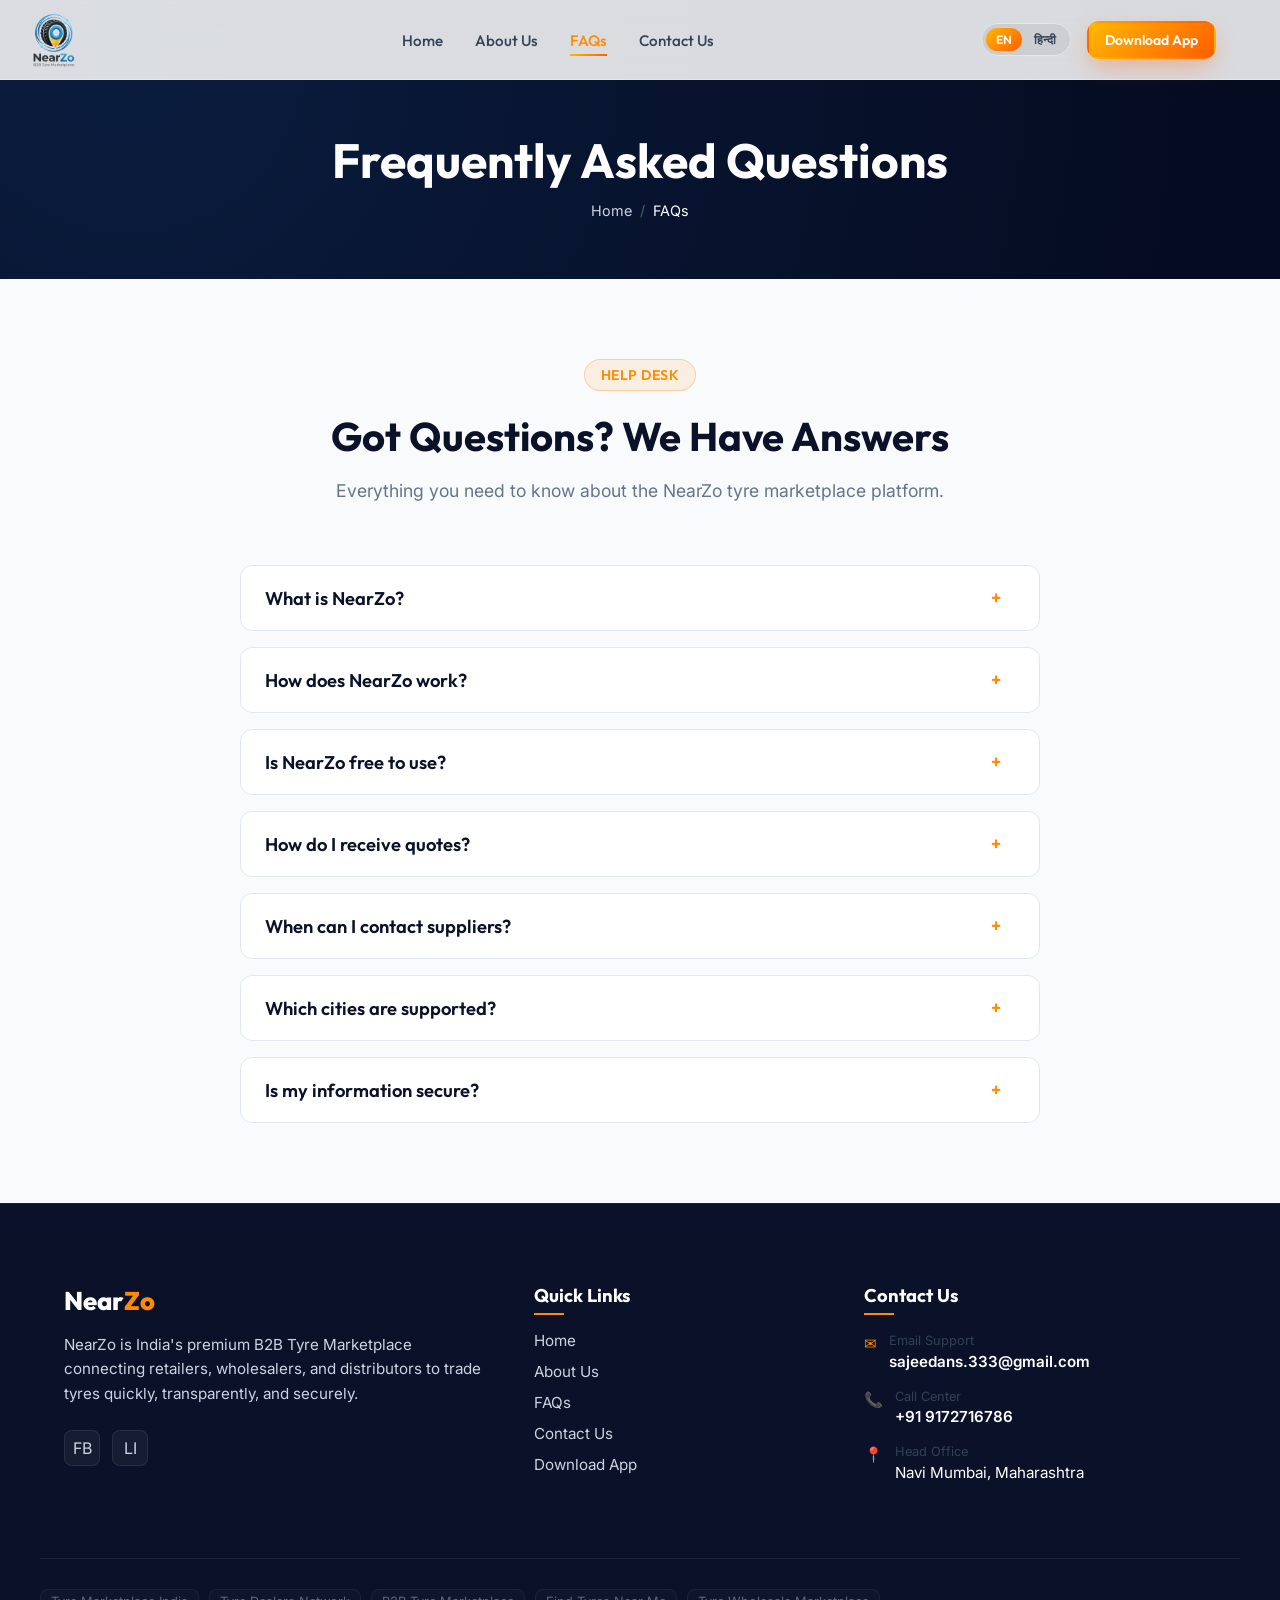
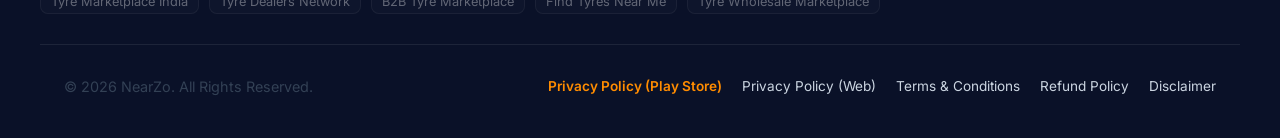
<file: faq.html>
<!DOCTYPE html>
<html lang="en">
<head>
  <meta charset="UTF-8">
  <meta name="viewport" content="width=device-width, initial-scale=1.0">
  <title>Frequently Asked Questions (FAQ) - NearZo</title>
  
  <!-- SEO Meta Tags -->
  <meta name="description" content="Find answers to all your questions about NearZo. Learn how our tyre marketplace works, how to receive quotes, pricing details, and location coverage.">
  <meta name="keywords" content="NearZo FAQ, Tyre Marketplace FAQs, Sourcing Tyres Online, B2B Tyre Network questions">
  <meta name="author" content="NearZo">
  
  <!-- Favicon -->
  <link rel="icon" type="image/png" href="assets/favicon.png">
  
  <!-- Stylesheets -->
  <link rel="stylesheet" href="style.css">
</head>
<body>

  <!-- Header Navigation -->
  <header>
    <div class="container header-container">
      <a href="index.html" class="logo-wrapper" id="logo-nav-link">
        <img src="assets/logo.png" alt="NearZo Logo" class="logo-img">
      </a>
      
      <!-- Desktop Navigation Menu -->
      <ul class="nav-menu">
        <li><a href="index.html" class="nav-link" data-translate="nav-home">Home</a></li>
        <li><a href="about.html" class="nav-link" data-translate="nav-about">About Us</a></li>
        <li><a href="faq.html" class="nav-link active" data-translate="nav-faq">FAQs</a></li>
        <li><a href="contact.html" class="nav-link" data-translate="nav-contact">Contact Us</a></li>
      </ul>
      
      <!-- CTA Action Buttons -->
      <div class="nav-actions">
        <div class="lang-switcher">
          <button class="lang-btn lang-btn-en active">EN</button>
          <button class="lang-btn lang-btn-hi">हिन्दी</button>
        </div>
        <a href="download.html" class="btn btn-primary btn-sm" data-translate="btn-download">Download App</a>
        <button class="hamburger" aria-label="Toggle Menu">
          <span></span>
          <span></span>
          <span></span>
        </button>
      </div>
    </div>
  </header>

  <!-- Mobile Drawer Menu Overlay -->
  <div class="overlay"></div>
  <div class="mobile-drawer">
    <ul class="mobile-nav">
      <li style="margin-bottom: 15px; padding: 0 4px;">
        <div class="lang-switcher" style="width: 100%; display: flex; justify-content: space-around;">
          <button class="lang-btn mobile-lang-btn-en active" style="flex: 1;">English</button>
          <button class="lang-btn mobile-lang-btn-hi" style="flex: 1;">हिन्दी</button>
        </div>
      </li>
      <li><a href="index.html" class="mobile-nav-link" data-translate="nav-home">Home</a></li>
      <li><a href="about.html" class="mobile-nav-link" data-translate="nav-about">About Us</a></li>
      <li><a href="faq.html" class="mobile-nav-link active" data-translate="nav-faq">FAQs</a></li>
      <li><a href="contact.html" class="mobile-nav-link" data-translate="nav-contact">Contact Us</a></li>
      <li><a href="privacy.html" class="mobile-nav-link">Privacy Policy</a></li>
      <li><a href="terms.html" class="mobile-nav-link">Terms & Conditions</a></li>
    </ul>
    <div class="mobile-actions">
      <a href="https://drive.google.com/file/d/1KY9a7E-q0NbKFfAXznCwFnb-aPPWeFNE/view?usp=sharing" target="_blank" class="btn btn-primary" data-translate="btn-download-apk">Download APK</a>
      <a href="contact.html" class="btn btn-secondary" data-translate="btn-register">Register as Dealer</a>
    </div>
  </div>

  <!-- Page Header -->
  <section class="page-header">
    <div class="container">
      <h1 data-translate="faq-header-title">Frequently Asked Questions</h1>
      <div class="page-breadcrumbs">
        <a href="index.html">Home</a>
        <span>/</span>
        <a href="faq.html" style="color: #FFF; pointer-events: none;">FAQs</a>
      </div>
    </div>
  </section>

  <!-- Accordion Main Content -->
  <section class="subpage-container">
    <div class="container">
      
      <div class="section-header text-center">
        <span class="badge" data-translate="faq-badge">Help Desk</span>
        <h2 data-translate="faq-title">Got Questions? We Have Answers</h2>
        <p data-translate="faq-sub">Everything you need to know about the NearZo tyre marketplace platform.</p>
      </div>
      
      <!-- FAQ Accordions -->
      <div class="faq-list">
        
        <!-- Q1 -->
        <div class="faq-item">
          <button class="faq-trigger">
            <span>What is NearZo?</span>
            <span class="faq-icon">+</span>
          </button>
          <div class="faq-content">
            <div class="faq-content-inner">
              NearZo is a modern B2B mobile tyre marketplace that connects tyre dealers, retailers, wholesalers, distributors, and automotive businesses. It enables users to locate stock, request pricing, and trade tyres quickly through a trusted local dealer grid.
            </div>
          </div>
        </div>
        
        <!-- Q2 -->
        <div class="faq-item">
          <button class="faq-trigger">
            <span>How does NearZo work?</span>
            <span class="faq-icon">+</span>
          </button>
          <div class="faq-content">
            <div class="faq-content-inner">
              It's simple: <br>
              1. A buyer posts a tyre requirement (size, quantity, and brand preference). <br>
              2. Verified local suppliers receive a notification and submit their price quotes. <br>
              3. The buyer compares the quotes side-by-side. <br>
              4. The buyer accepts the best offer. <br>
              5. NearZo shares direct phone/WhatsApp contact information to arrange delivery or pickup.
            </div>
          </div>
        </div>
        
        <!-- Q3 -->
        <div class="faq-item">
          <button class="faq-trigger">
            <span>Is NearZo free to use?</span>
            <span class="faq-icon">+</span>
          </button>
          <div class="faq-content">
            <div class="faq-content-inner">
              Yes, currently all of NearZo's core services, including posting requirements, receiving quotes, and connecting with local dealers, are completely free of charge. Future premium features or subscription models will be announced well in advance with clear billing terms.
            </div>
          </div>
        </div>
        
        <!-- Q4 -->
        <div class="faq-item">
          <button class="faq-trigger">
            <span>How do I receive quotes?</span>
            <span class="faq-icon">+</span>
          </button>
          <div class="faq-content">
            <div class="faq-content-inner">
              Once you post a sourcing request on the NearZo mobile app, it is instantly broadcast to all verified wholesale dealers in your coverage area. Wholesalers respond directly through their app interface, and their quotes will appear in real time on your request screen.
            </div>
          </div>
        </div>
        
        <!-- Q5 -->
        <div class="faq-item">
          <button class="faq-trigger">
            <span>When can I contact suppliers?</span>
            <span class="faq-icon">+</span>
          </button>
          <div class="faq-content">
            <div class="faq-content-inner">
              You can contact a supplier as soon as you review their quote and press "Accept Quote" on the app screen. The app will immediately display their phone number and a direct link to message them on WhatsApp so you can coordinate shipping or invoicing.
            </div>
          </div>
        </div>
        
        <!-- Q6 -->
        <div class="faq-item">
          <button class="faq-trigger">
            <span>Which cities are supported?</span>
            <span class="faq-icon">+</span>
          </button>
          <div class="faq-content">
            <div class="faq-content-inner">
              We are currently active in Navi Mumbai, Panvel, Kamothe, Kharghar, and Taloja. However, we are rapidly expanding our dealer network and will be launching in other major hubs across India soon.
            </div>
          </div>
        </div>
        
        <!-- Q7 -->
        <div class="faq-item">
          <button class="faq-trigger">
            <span>Is my information secure?</span>
            <span class="faq-icon">+</span>
          </button>
          <div class="faq-content">
            <div class="faq-content-inner">
              Yes, security is a core priority. We use secure OTP authentication via Google Firebase to verify user mobile numbers during registration. We do not sell your personal data, and business communications are handled on secure database channels.
            </div>
          </div>
        </div>
        
      </div>
      
    </div>
  </section>

  <!-- Footer -->
  <footer>
    <div class="container footer-grid">
      <div class="footer-col">
        <a href="index.html" class="logo-wrapper">
          <span style="font-family:'Outfit'; font-weight:800; color:#FFF; font-size:1.6rem;">Near<span style="color:var(--primary-orange);">Zo</span></span>
        </a>
        <p class="footer-desc">
          NearZo is India's premium B2B Tyre Marketplace connecting retailers, wholesalers, and distributors to trade tyres quickly, transparently, and securely.
        </p>
        <div class="footer-socials">
          <a href="https://www.facebook.com/profile.php?id=61590907642189" target="_blank" class="social-icon" aria-label="Facebook">FB</a>
          <a href="https://www.linkedin.com/company/nearzo/?viewAsMember=true" target="_blank" class="social-icon" aria-label="LinkedIn">LI</a>
        </div>
      </div>
      
      <div class="footer-col">
        <h3>Quick Links</h3>
        <ul class="footer-links">
          <li class="footer-link"><a href="index.html">Home</a></li>
          <li class="footer-link"><a href="about.html">About Us</a></li>
          <li class="footer-link"><a href="faq.html">FAQs</a></li>
          <li class="footer-link"><a href="contact.html">Contact Us</a></li>
          <li class="footer-link"><a href="download.html">Download App</a></li>
        </ul>
      </div>
      
      <div class="footer-col">
        <h3>Contact Us</h3>
        <div class="footer-contact-item">
          <span class="footer-contact-icon">✉</span>
          <div>
            <p style="font-size: 0.8rem; margin:0;">Email Support</p>
            <a href="mailto:sajeedans.333@gmail.com" style="font-size:0.95rem; font-weight:600; color:#FFF;">sajeedans.333@gmail.com</a>
          </div>
        </div>
        <div class="footer-contact-item">
          <span class="footer-contact-icon">📞</span>
          <div>
            <p style="font-size: 0.8rem; margin:0;">Call Center</p>
            <a href="tel:+919172716786" style="font-size:0.95rem; font-weight:600; color:#FFF;">+91 9172716786</a>
          </div>
        </div>
        <div class="footer-contact-item">
          <span class="footer-contact-icon">📍</span>
          <div>
            <p style="font-size: 0.8rem; margin:0;">Head Office</p>
            <span style="font-size:0.95rem; color:#FFF;">Navi Mumbai, Maharashtra</span>
          </div>
        </div>
      </div>
    </div>
    
    <div class="container footer-seo-keywords">
      <span class="seo-tag">Tyre Marketplace India</span>
      <span class="seo-tag">Tyre Dealers Network</span>
      <span class="seo-tag">B2B Tyre Marketplace</span>
      <span class="seo-tag">Find Tyres Near Me</span>
      <span class="seo-tag">Tyre Wholesale Marketplace</span>
    </div>
    
    <div class="container footer-bottom">
      <p>© 2026 NearZo. All Rights Reserved.</p>
      <div class="footer-legal-inline">
        <a href="policy.html" class="footer-link" style="font-size: 0.85rem; font-weight: 600; color: var(--primary-orange);">Privacy Policy (Play Store)</a>
        <a href="privacy.html" class="footer-link" style="font-size: 0.85rem;">Privacy Policy (Web)</a>
        <a href="terms.html" class="footer-link" style="font-size: 0.85rem;">Terms & Conditions</a>
        <a href="refund.html" class="footer-link" style="font-size: 0.85rem;">Refund Policy</a>
        <a href="disclaimer.html" class="footer-link" style="font-size: 0.85rem;">Disclaimer</a>
      </div>
    </div>
  </footer>



  <!-- Sticky Bottom Download Bar (Mobile Only) -->
  <div class="mobile-download-sticky-bar">
    <div class="sticky-bar-info">
      <div class="sticky-bar-icon">N</div>
      <div class="sticky-bar-text">
        <h4>NearZo App</h4>
        <p>Get instant wholesale quotes</p>
      </div>
    </div>
    <div class="sticky-bar-actions">
      <a href="https://drive.google.com/file/d/1KY9a7E-q0NbKFfAXznCwFnb-aPPWeFNE/view?usp=sharing" target="_blank" class="btn btn-primary btn-sm" style="padding: 8px 16px;">Get App</a>
      <button class="sticky-bar-close-btn" aria-label="Close download bar">×</button>
    </div>
  </div>

  <!-- Scripts -->
  <script src="main.js"></script>
</body>
</html>
</file>
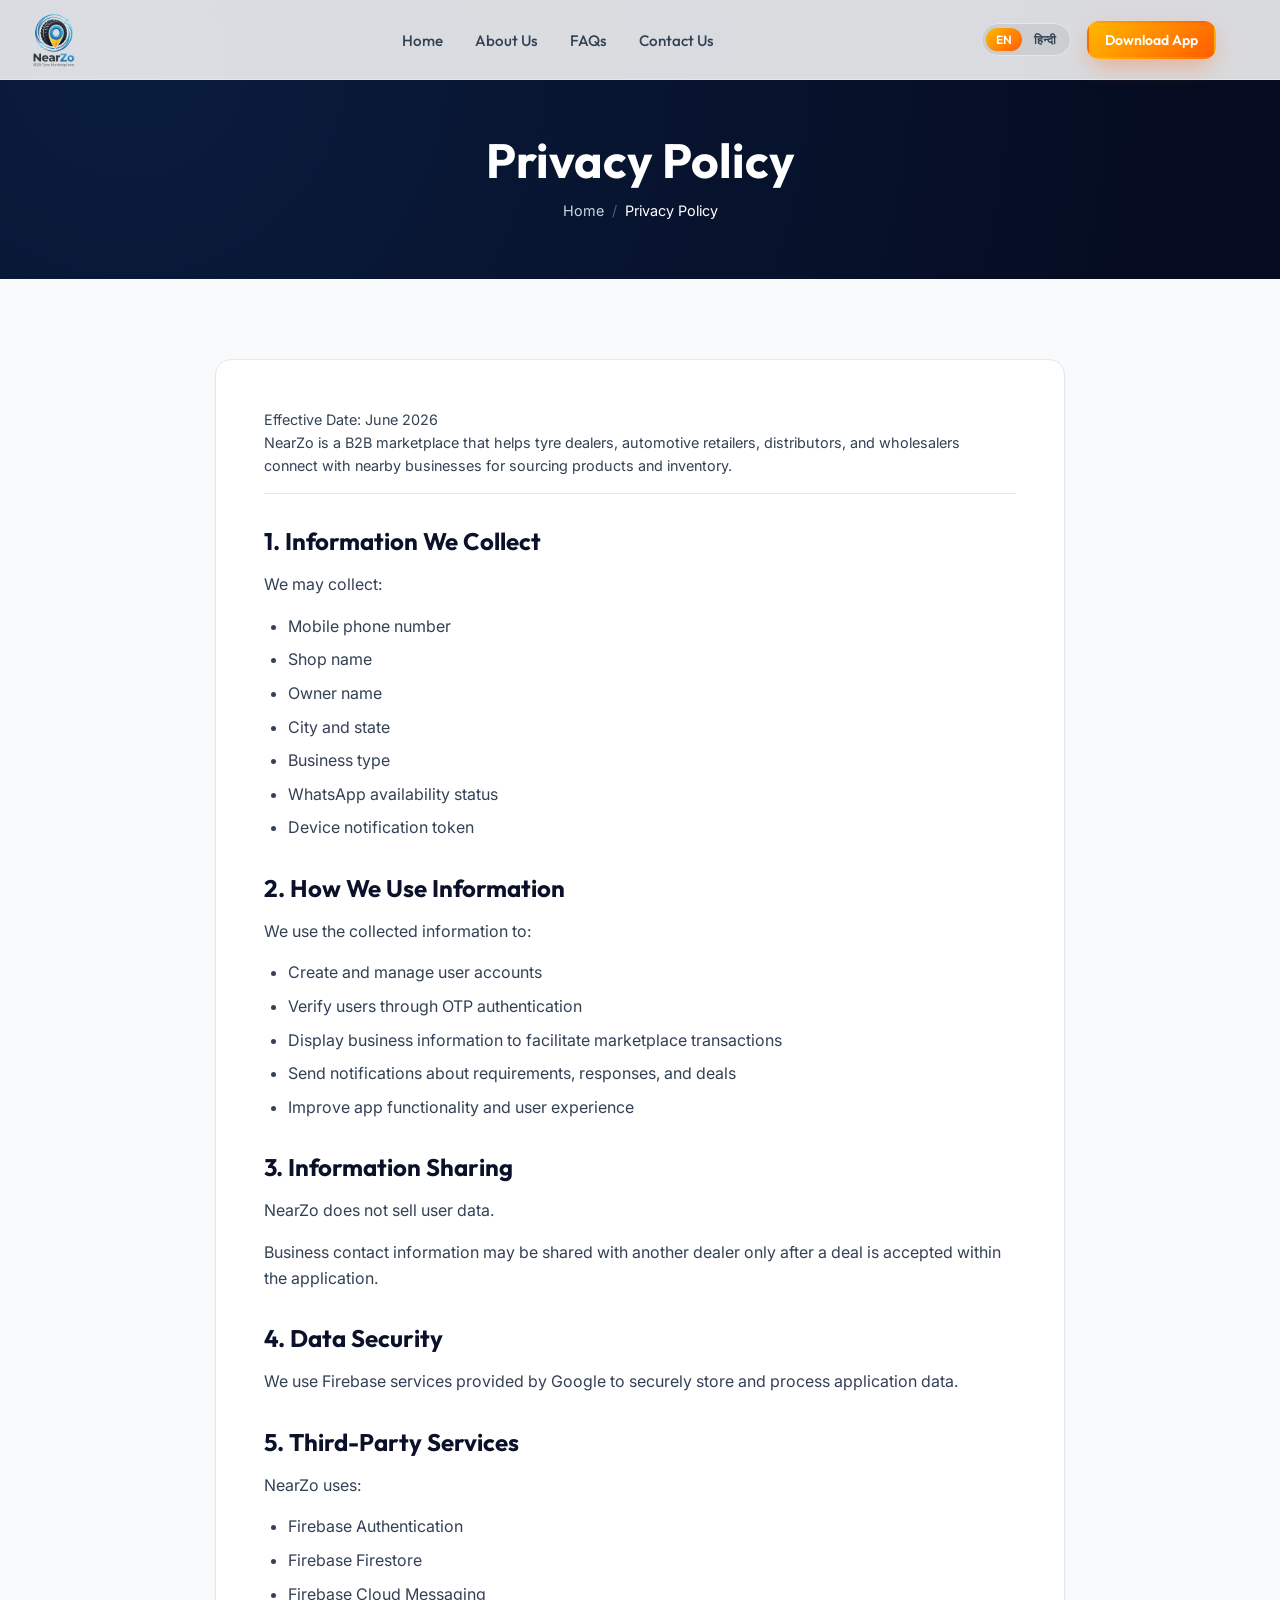
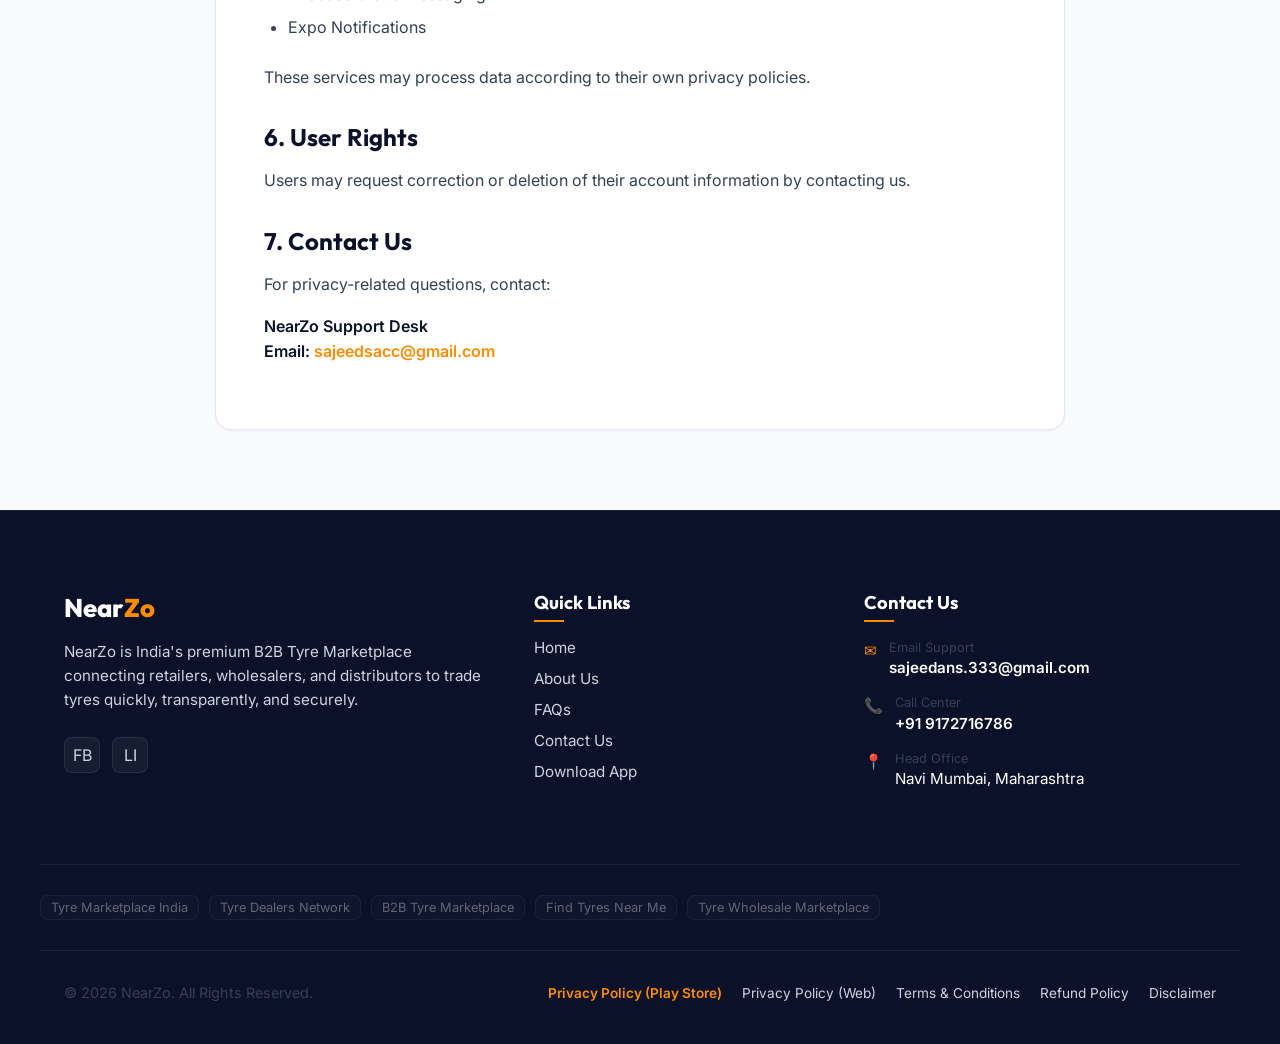
<file: policy.html>
<!DOCTYPE html>
<html lang="en">
<head>
  <meta charset="UTF-8">
  <meta name="viewport" content="width=device-width, initial-scale=1.0">
  <title>Privacy Policy - NearZo B2B Tyre Marketplace</title>
  
  <!-- SEO Meta Tags -->
  <meta name="description" content="Read the Privacy Policy for NearZo B2B Tyre Marketplace. Understand how we collect, use, store, and secure your information.">
  <meta name="keywords" content="NearZo Privacy Policy, tyre marketplace privacy, play store compliance privacy policy">
  <meta name="author" content="NearZo">
  <meta name="robots" content="noindex, follow">
  
  <!-- Favicon -->
  <link rel="icon" type="image/png" href="assets/favicon.png">
  
  <!-- Stylesheets -->
  <link rel="stylesheet" href="style.css">
</head>
<body>

  <!-- Header Navigation -->
  <header>
    <div class="container header-container">
      <a href="index.html" class="logo-wrapper" id="logo-nav-link">
        <img src="assets/logo.png" alt="NearZo Logo" class="logo-img">
      </a>
      
      <!-- Desktop Navigation Menu -->
      <ul class="nav-menu">
        <li><a href="index.html" class="nav-link" data-translate="nav-home">Home</a></li>
        <li><a href="about.html" class="nav-link" data-translate="nav-about">About Us</a></li>
        <li><a href="faq.html" class="nav-link" data-translate="nav-faq">FAQs</a></li>
        <li><a href="contact.html" class="nav-link" data-translate="nav-contact">Contact Us</a></li>
      </ul>
      
      <!-- CTA Action Buttons -->
      <div class="nav-actions">
        <div class="lang-switcher">
          <button class="lang-btn lang-btn-en active">EN</button>
          <button class="lang-btn lang-btn-hi">हिन्दी</button>
        </div>
        <a href="download.html" class="btn btn-primary btn-sm" data-translate="btn-download">Download App</a>
        <button class="hamburger" aria-label="Toggle Menu">
          <span></span>
          <span></span>
          <span></span>
        </button>
      </div>
    </div>
  </header>

  <!-- Mobile Drawer Menu Overlay -->
  <div class="overlay"></div>
  <div class="mobile-drawer">
    <ul class="mobile-nav">
      <li style="margin-bottom: 15px; padding: 0 4px;">
        <div class="lang-switcher" style="width: 100%; display: flex; justify-content: space-around;">
          <button class="lang-btn mobile-lang-btn-en active" style="flex: 1;">English</button>
          <button class="lang-btn mobile-lang-btn-hi" style="flex: 1;">हिन्दी</button>
        </div>
      </li>
      <li><a href="index.html" class="mobile-nav-link" data-translate="nav-home">Home</a></li>
      <li><a href="about.html" class="mobile-nav-link" data-translate="nav-about">About Us</a></li>
      <li><a href="faq.html" class="mobile-nav-link" data-translate="nav-faq">FAQs</a></li>
      <li><a href="contact.html" class="mobile-nav-link" data-translate="nav-contact">Contact Us</a></li>
      <li><a href="privacy.html" class="mobile-nav-link">Privacy Policy</a></li>
      <li><a href="terms.html" class="mobile-nav-link">Terms & Conditions</a></li>
    </ul>
    <div class="mobile-actions">
      <a href="https://drive.google.com/file/d/1KY9a7E-q0NbKFfAXznCwFnb-aPPWeFNE/view?usp=sharing" target="_blank" class="btn btn-primary" data-translate="btn-download-apk">Download APK</a>
      <a href="contact.html" class="btn btn-secondary" data-translate="btn-register">Register as Dealer</a>
    </div>
  </div>

  <!-- Page Header -->
  <section class="page-header">
    <div class="container">
      <h1 data-translate="privacy-policy-header">Privacy Policy</h1>
      <div class="page-breadcrumbs">
        <a href="index.html" data-translate="nav-home">Home</a>
        <span>/</span>
        <a href="policy.html" style="color: #FFF; pointer-events: none;">Privacy Policy</a>
      </div>
    </div>
  </section>

  <!-- Subpage Main Content -->
  <section class="subpage-container">
    <div class="container">
      
      <div class="legal-container">
        <div class="legal-meta">
          <p>Effective Date: June 2026</p>
          <p>NearZo is a B2B marketplace that helps tyre dealers, automotive retailers, distributors, and wholesalers connect with nearby businesses for sourcing products and inventory.</p>
        </div>
        
        <div class="legal-content">
          <h2>1. Information We Collect</h2>
          <p>We may collect:</p>
          <ul>
            <li>Mobile phone number</li>
            <li>Shop name</li>
            <li>Owner name</li>
            <li>City and state</li>
            <li>Business type</li>
            <li>WhatsApp availability status</li>
            <li>Device notification token</li>
          </ul>

          <h2>2. How We Use Information</h2>
          <p>We use the collected information to:</p>
          <ul>
            <li>Create and manage user accounts</li>
            <li>Verify users through OTP authentication</li>
            <li>Display business information to facilitate marketplace transactions</li>
            <li>Send notifications about requirements, responses, and deals</li>
            <li>Improve app functionality and user experience</li>
          </ul>

          <h2>3. Information Sharing</h2>
          <p>NearZo does not sell user data.</p>
          <p>Business contact information may be shared with another dealer only after a deal is accepted within the application.</p>

          <h2>4. Data Security</h2>
          <p>We use Firebase services provided by Google to securely store and process application data.</p>

          <h2>5. Third-Party Services</h2>
          <p>NearZo uses:</p>
          <ul>
            <li>Firebase Authentication</li>
            <li>Firebase Firestore</li>
            <li>Firebase Cloud Messaging</li>
            <li>Expo Notifications</li>
          </ul>
          <p>These services may process data according to their own privacy policies.</p>

          <h2>6. User Rights</h2>
          <p>Users may request correction or deletion of their account information by contacting us.</p>

          <h2>7. Contact Us</h2>
          <p>For privacy-related questions, contact:</p>
          <p style="font-weight: 600; color: var(--dark-navy);">
            NearZo Support Desk<br>
            Email: <a href="mailto:sajeedsacc@gmail.com" style="color:var(--primary-orange);">sajeedsacc@gmail.com</a>
          </p>
        </div>
      </div>
      
    </div>
  </section>

  <!-- Footer -->
  <footer>
    <div class="container footer-grid">
      <div class="footer-col">
        <a href="index.html" class="logo-wrapper">
          <span style="font-family:'Outfit'; font-weight:800; color:#FFF; font-size:1.6rem;">Near<span style="color:var(--primary-orange);">Zo</span></span>
        </a>
        <p class="footer-desc">
          NearZo is India's premium B2B Tyre Marketplace connecting retailers, wholesalers, and distributors to trade tyres quickly, transparently, and securely.
        </p>
        <div class="footer-socials">
          <a href="https://www.facebook.com/profile.php?id=61590907642189" target="_blank" class="social-icon" aria-label="Facebook">FB</a>
          <a href="https://www.linkedin.com/company/nearzo/?viewAsMember=true" target="_blank" class="social-icon" aria-label="LinkedIn">LI</a>
        </div>
      </div>
      
      <div class="footer-col">
        <h3>Quick Links</h3>
        <ul class="footer-links">
          <li class="footer-link"><a href="index.html" data-translate="nav-home">Home</a></li>
          <li class="footer-link"><a href="about.html" data-translate="nav-about">About Us</a></li>
          <li class="footer-link"><a href="faq.html" data-translate="nav-faq">FAQs</a></li>
          <li class="footer-link"><a href="contact.html" data-translate="nav-contact">Contact Us</a></li>
          <li class="footer-link"><a href="download.html">Download App</a></li>
        </ul>
      </div>
      
      <div class="footer-col">
        <h3>Contact Us</h3>
        <div class="footer-contact-item">
          <span class="footer-contact-icon">✉</span>
          <div>
            <p style="font-size: 0.8rem; margin:0;">Email Support</p>
            <a href="mailto:sajeedans.333@gmail.com" style="font-size:0.95rem; font-weight:600; color:#FFF;">sajeedans.333@gmail.com</a>
          </div>
        </div>
        <div class="footer-contact-item">
          <span class="footer-contact-icon">📞</span>
          <div>
            <p style="font-size: 0.8rem; margin:0;">Call Center</p>
            <a href="tel:+919172716786" style="font-size:0.95rem; font-weight:600; color:#FFF;">+91 9172716786</a>
          </div>
        </div>
        <div class="footer-contact-item">
          <span class="footer-contact-icon">📍</span>
          <div>
            <p style="font-size: 0.8rem; margin:0;">Head Office</p>
            <span style="font-size:0.95rem; color:#FFF;">Navi Mumbai, Maharashtra</span>
          </div>
        </div>
      </div>
    </div>
    
    <div class="container footer-seo-keywords">
      <span class="seo-tag">Tyre Marketplace India</span>
      <span class="seo-tag">Tyre Dealers Network</span>
      <span class="seo-tag">B2B Tyre Marketplace</span>
      <span class="seo-tag">Find Tyres Near Me</span>
      <span class="seo-tag">Tyre Wholesale Marketplace</span>
    </div>
    
    <div class="container footer-bottom">
      <p>© 2026 NearZo. All Rights Reserved.</p>
      <div class="footer-legal-inline">
        <a href="policy.html" class="footer-link" style="font-size: 0.85rem; font-weight: 600; color: var(--primary-orange);">Privacy Policy (Play Store)</a>
        <a href="privacy.html" class="footer-link" style="font-size: 0.85rem;">Privacy Policy (Web)</a>
        <a href="terms.html" class="footer-link" style="font-size: 0.85rem;">Terms & Conditions</a>
        <a href="refund.html" class="footer-link" style="font-size: 0.85rem;">Refund Policy</a>
        <a href="disclaimer.html" class="footer-link" style="font-size: 0.85rem;">Disclaimer</a>
      </div>
    </div>
  </footer>



  <!-- Scripts -->
  <script src="main.js"></script>
</body>
</html>
</file>
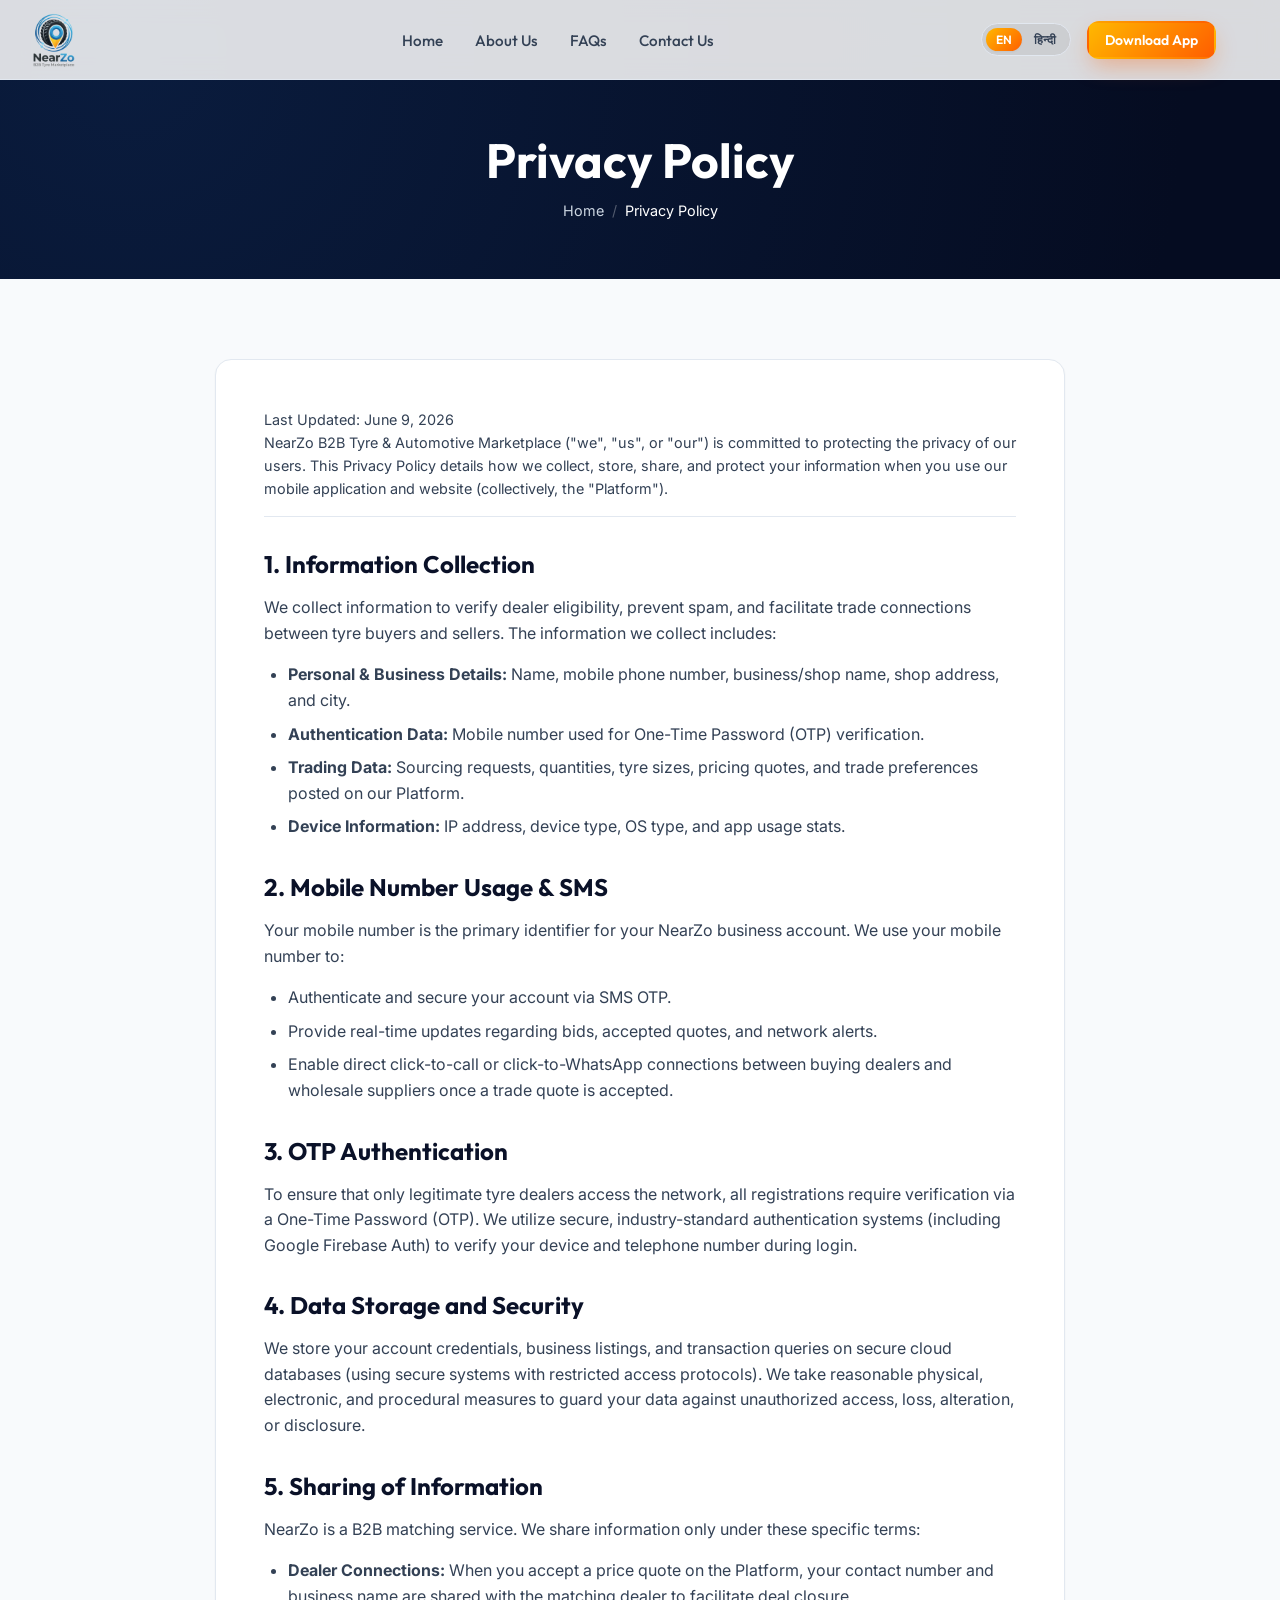
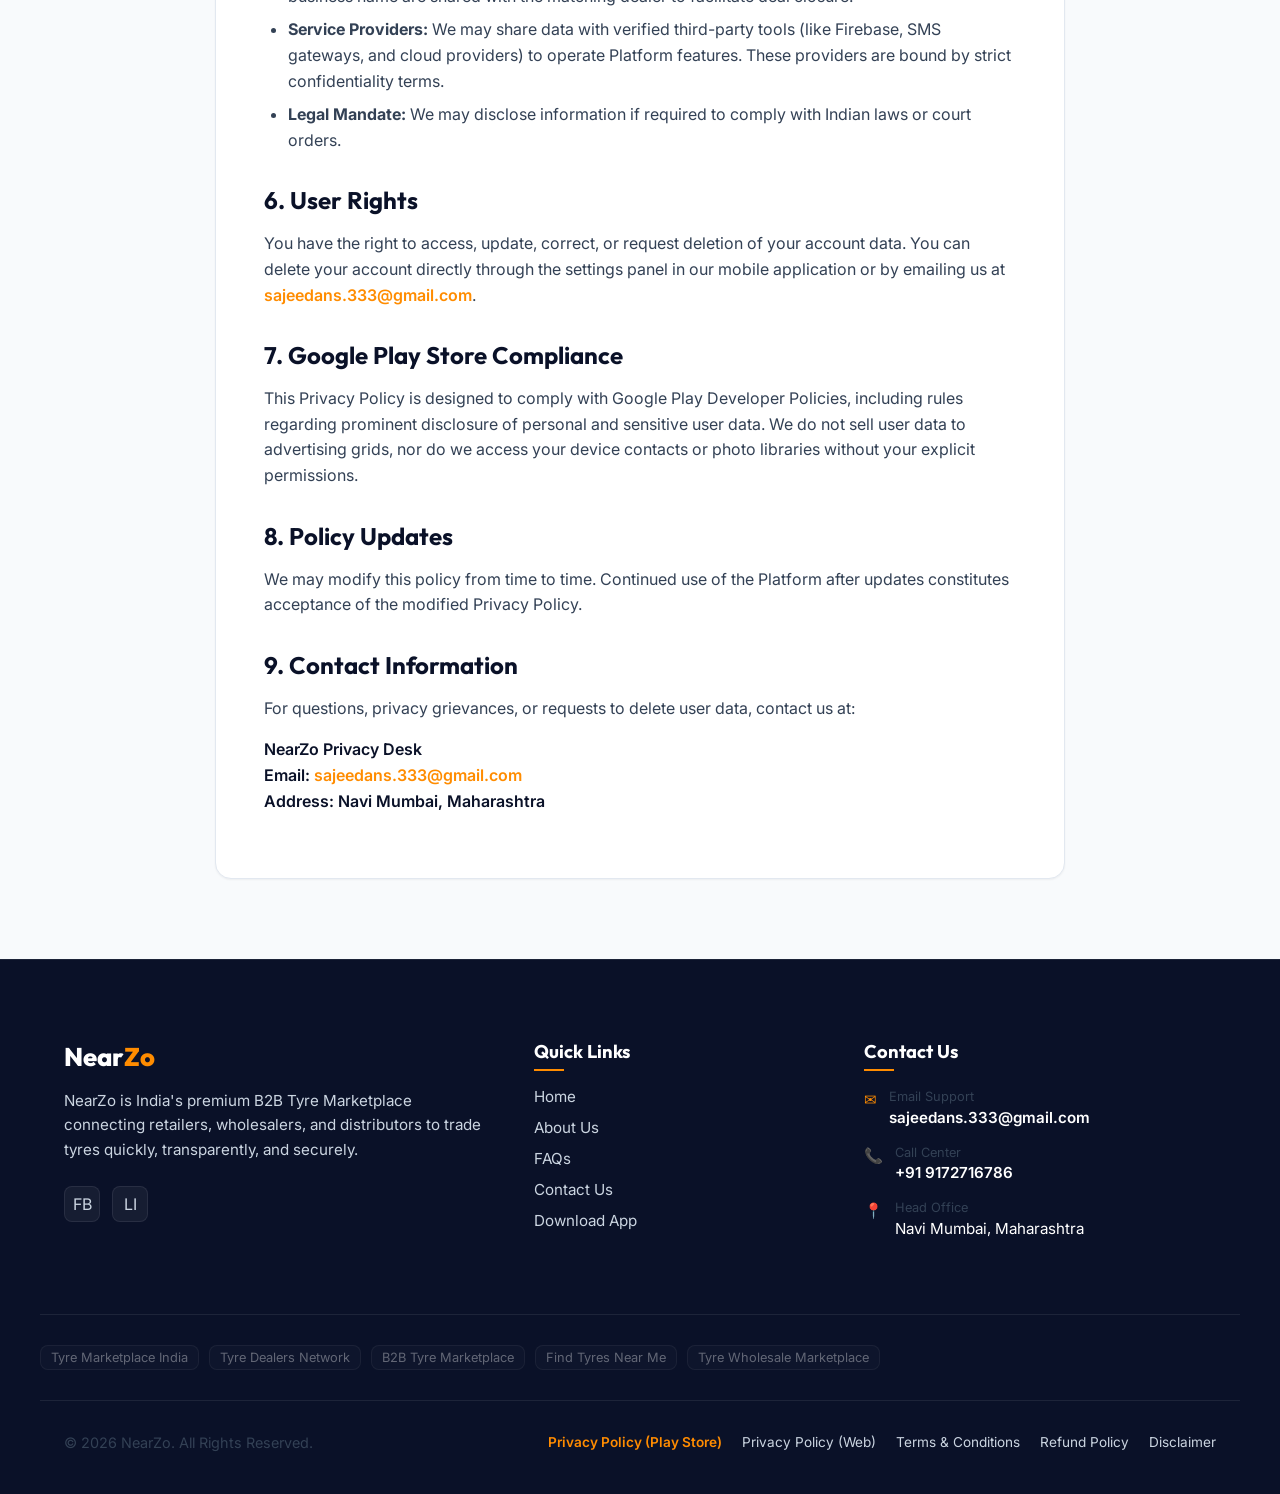
<file: privacy.html>
<!DOCTYPE html>
<html lang="en">
<head>
  <meta charset="UTF-8">
  <meta name="viewport" content="width=device-width, initial-scale=1.0">
  <title>Privacy Policy - NearZo B2B Tyre & Automotive Marketplace</title>
  
  <!-- SEO Meta Tags -->
  <meta name="description" content="Read the Privacy Policy for NearZo B2B Tyre Marketplace. Learn how we collect, store, and protect your business data and contact details.">
  <meta name="keywords" content="NearZo Privacy Policy, tyre marketplace privacy, play store compliance privacy policy">
  <meta name="author" content="NearZo">
  <meta name="robots" content="noindex, follow">
  
  <!-- Favicon -->
  <link rel="icon" type="image/png" href="assets/favicon.png">
  
  <!-- Stylesheets -->
  <link rel="stylesheet" href="style.css">
</head>
<body>

  <!-- Header Navigation -->
  <header>
    <div class="container header-container">
      <a href="index.html" class="logo-wrapper" id="logo-nav-link">
        <img src="assets/logo.png" alt="NearZo Logo" class="logo-img">
      </a>
      
      <!-- Desktop Navigation Menu -->
      <ul class="nav-menu">
        <li><a href="index.html" class="nav-link" data-translate="nav-home">Home</a></li>
        <li><a href="about.html" class="nav-link" data-translate="nav-about">About Us</a></li>
        <li><a href="faq.html" class="nav-link" data-translate="nav-faq">FAQs</a></li>
        <li><a href="contact.html" class="nav-link" data-translate="nav-contact">Contact Us</a></li>
      </ul>
      
      <!-- CTA Action Buttons -->
      <div class="nav-actions">
        <div class="lang-switcher">
          <button class="lang-btn lang-btn-en active">EN</button>
          <button class="lang-btn lang-btn-hi">हिन्दी</button>
        </div>
        <a href="download.html" class="btn btn-primary btn-sm" data-translate="btn-download">Download App</a>
        <button class="hamburger" aria-label="Toggle Menu">
          <span></span>
          <span></span>
          <span></span>
        </button>
      </div>
    </div>
  </header>

  <!-- Mobile Drawer Menu Overlay -->
  <div class="overlay"></div>
  <div class="mobile-drawer">
    <ul class="mobile-nav">
      <li style="margin-bottom: 15px; padding: 0 4px;">
        <div class="lang-switcher" style="width: 100%; display: flex; justify-content: space-around;">
          <button class="lang-btn mobile-lang-btn-en active" style="flex: 1;">English</button>
          <button class="lang-btn mobile-lang-btn-hi" style="flex: 1;">हिन्दी</button>
        </div>
      </li>
      <li><a href="index.html" class="mobile-nav-link" data-translate="nav-home">Home</a></li>
      <li><a href="about.html" class="mobile-nav-link" data-translate="nav-about">About Us</a></li>
      <li><a href="faq.html" class="mobile-nav-link" data-translate="nav-faq">FAQs</a></li>
      <li><a href="contact.html" class="mobile-nav-link" data-translate="nav-contact">Contact Us</a></li>
      <li><a href="privacy.html" class="mobile-nav-link active">Privacy Policy</a></li>
      <li><a href="terms.html" class="mobile-nav-link">Terms & Conditions</a></li>
    </ul>
    <div class="mobile-actions">
      <a href="https://drive.google.com/file/d/1KY9a7E-q0NbKFfAXznCwFnb-aPPWeFNE/view?usp=sharing" target="_blank" class="btn btn-primary" data-translate="btn-download-apk">Download APK</a>
      <a href="contact.html" class="btn btn-secondary" data-translate="btn-register">Register as Dealer</a>
    </div>
  </div>

  <!-- Page Header -->
  <section class="page-header">
    <div class="container">
      <h1>Privacy Policy</h1>
      <div class="page-breadcrumbs">
        <a href="index.html">Home</a>
        <span>/</span>
        <a href="privacy.html" style="color: #FFF; pointer-events: none;">Privacy Policy</a>
      </div>
    </div>
  </section>

  <!-- Subpage Main Content -->
  <section class="subpage-container">
    <div class="container">
      
      <div class="legal-container">
        <div class="legal-meta">
          <p>Last Updated: June 9, 2026</p>
          <p>NearZo B2B Tyre & Automotive Marketplace ("we", "us", or "our") is committed to protecting the privacy of our users. This Privacy Policy details how we collect, store, share, and protect your information when you use our mobile application and website (collectively, the "Platform").</p>
        </div>
        
        <div class="legal-content">
          <h2>1. Information Collection</h2>
          <p>We collect information to verify dealer eligibility, prevent spam, and facilitate trade connections between tyre buyers and sellers. The information we collect includes:</p>
          <ul>
            <li><strong>Personal & Business Details:</strong> Name, mobile phone number, business/shop name, shop address, and city.</li>
            <li><strong>Authentication Data:</strong> Mobile number used for One-Time Password (OTP) verification.</li>
            <li><strong>Trading Data:</strong> Sourcing requests, quantities, tyre sizes, pricing quotes, and trade preferences posted on our Platform.</li>
            <li><strong>Device Information:</strong> IP address, device type, OS type, and app usage stats.</li>
          </ul>

          <h2>2. Mobile Number Usage & SMS</h2>
          <p>Your mobile number is the primary identifier for your NearZo business account. We use your mobile number to:</p>
          <ul>
            <li>Authenticate and secure your account via SMS OTP.</li>
            <li>Provide real-time updates regarding bids, accepted quotes, and network alerts.</li>
            <li>Enable direct click-to-call or click-to-WhatsApp connections between buying dealers and wholesale suppliers once a trade quote is accepted.</li>
          </ul>

          <h2>3. OTP Authentication</h2>
          <p>To ensure that only legitimate tyre dealers access the network, all registrations require verification via a One-Time Password (OTP). We utilize secure, industry-standard authentication systems (including Google Firebase Auth) to verify your device and telephone number during login.</p>

          <h2>4. Data Storage and Security</h2>
          <p>We store your account credentials, business listings, and transaction queries on secure cloud databases (using secure systems with restricted access protocols). We take reasonable physical, electronic, and procedural measures to guard your data against unauthorized access, loss, alteration, or disclosure.</p>

          <h2>5. Sharing of Information</h2>
          <p>NearZo is a B2B matching service. We share information only under these specific terms:</p>
          <ul>
            <li><strong>Dealer Connections:</strong> When you accept a price quote on the Platform, your contact number and business name are shared with the matching dealer to facilitate deal closure.</li>
            <li><strong>Service Providers:</strong> We may share data with verified third-party tools (like Firebase, SMS gateways, and cloud providers) to operate Platform features. These providers are bound by strict confidentiality terms.</li>
            <li><strong>Legal Mandate:</strong> We may disclose information if required to comply with Indian laws or court orders.</li>
          </ul>

          <h2>6. User Rights</h2>
          <p>You have the right to access, update, correct, or request deletion of your account data. You can delete your account directly through the settings panel in our mobile application or by emailing us at <a href="mailto:sajeedans.333@gmail.com" style="color:var(--primary-orange); font-weight:600;">sajeedans.333@gmail.com</a>.</p>

          <h2>7. Google Play Store Compliance</h2>
          <p>This Privacy Policy is designed to comply with Google Play Developer Policies, including rules regarding prominent disclosure of personal and sensitive user data. We do not sell user data to advertising grids, nor do we access your device contacts or photo libraries without your explicit permissions.</p>

          <h2>8. Policy Updates</h2>
          <p>We may modify this policy from time to time. Continued use of the Platform after updates constitutes acceptance of the modified Privacy Policy.</p>

          <h2>9. Contact Information</h2>
          <p>For questions, privacy grievances, or requests to delete user data, contact us at:</p>
          <p style="font-weight: 600; color: var(--dark-navy);">
            NearZo Privacy Desk<br>
            Email: <a href="mailto:sajeedans.333@gmail.com" style="color:var(--primary-orange);">sajeedans.333@gmail.com</a><br>
            Address: Navi Mumbai, Maharashtra
          </p>
        </div>
      </div>
      
    </div>
  </section>

  <!-- Footer -->
  <footer>
    <div class="container footer-grid">
      <div class="footer-col">
        <a href="index.html" class="logo-wrapper">
          <span style="font-family:'Outfit'; font-weight:800; color:#FFF; font-size:1.6rem;">Near<span style="color:var(--primary-orange);">Zo</span></span>
        </a>
        <p class="footer-desc">
          NearZo is India's premium B2B Tyre Marketplace connecting retailers, wholesalers, and distributors to trade tyres quickly, transparently, and securely.
        </p>
        <div class="footer-socials">
          <a href="https://www.facebook.com/profile.php?id=61590907642189" target="_blank" class="social-icon" aria-label="Facebook">FB</a>
          <a href="https://www.linkedin.com/company/nearzo/?viewAsMember=true" target="_blank" class="social-icon" aria-label="LinkedIn">LI</a>
        </div>
      </div>
      
      <div class="footer-col">
        <h3>Quick Links</h3>
        <ul class="footer-links">
          <li class="footer-link"><a href="index.html">Home</a></li>
          <li class="footer-link"><a href="about.html">About Us</a></li>
          <li class="footer-link"><a href="faq.html">FAQs</a></li>
          <li class="footer-link"><a href="contact.html">Contact Us</a></li>
          <li class="footer-link"><a href="download.html">Download App</a></li>
        </ul>
      </div>
      
      <div class="footer-col">
        <h3>Contact Us</h3>
        <div class="footer-contact-item">
          <span class="footer-contact-icon">✉</span>
          <div>
            <p style="font-size: 0.8rem; margin:0;">Email Support</p>
            <a href="mailto:sajeedans.333@gmail.com" style="font-size:0.95rem; font-weight:600; color:#FFF;">sajeedans.333@gmail.com</a>
          </div>
        </div>
        <div class="footer-contact-item">
          <span class="footer-contact-icon">📞</span>
          <div>
            <p style="font-size: 0.8rem; margin:0;">Call Center</p>
            <a href="tel:+919172716786" style="font-size:0.95rem; font-weight:600; color:#FFF;">+91 9172716786</a>
          </div>
        </div>
        <div class="footer-contact-item">
          <span class="footer-contact-icon">📍</span>
          <div>
            <p style="font-size: 0.8rem; margin:0;">Head Office</p>
            <span style="font-size:0.95rem; color:#FFF;">Navi Mumbai, Maharashtra</span>
          </div>
        </div>
      </div>
    </div>
    
    <div class="container footer-seo-keywords">
      <span class="seo-tag">Tyre Marketplace India</span>
      <span class="seo-tag">Tyre Dealers Network</span>
      <span class="seo-tag">B2B Tyre Marketplace</span>
      <span class="seo-tag">Find Tyres Near Me</span>
      <span class="seo-tag">Tyre Wholesale Marketplace</span>
    </div>
    
    <div class="container footer-bottom">
      <p>© 2026 NearZo. All Rights Reserved.</p>
      <div class="footer-legal-inline">
        <a href="policy.html" class="footer-link" style="font-size: 0.85rem; font-weight: 600; color: var(--primary-orange);">Privacy Policy (Play Store)</a>
        <a href="privacy.html" class="footer-link" style="font-size: 0.85rem;">Privacy Policy (Web)</a>
        <a href="terms.html" class="footer-link" style="font-size: 0.85rem;">Terms & Conditions</a>
        <a href="refund.html" class="footer-link" style="font-size: 0.85rem;">Refund Policy</a>
        <a href="disclaimer.html" class="footer-link" style="font-size: 0.85rem;">Disclaimer</a>
      </div>
    </div>
  </footer>

  <!-- Scripts -->
  <script src="main.js"></script>
</body>
</html>
</file>
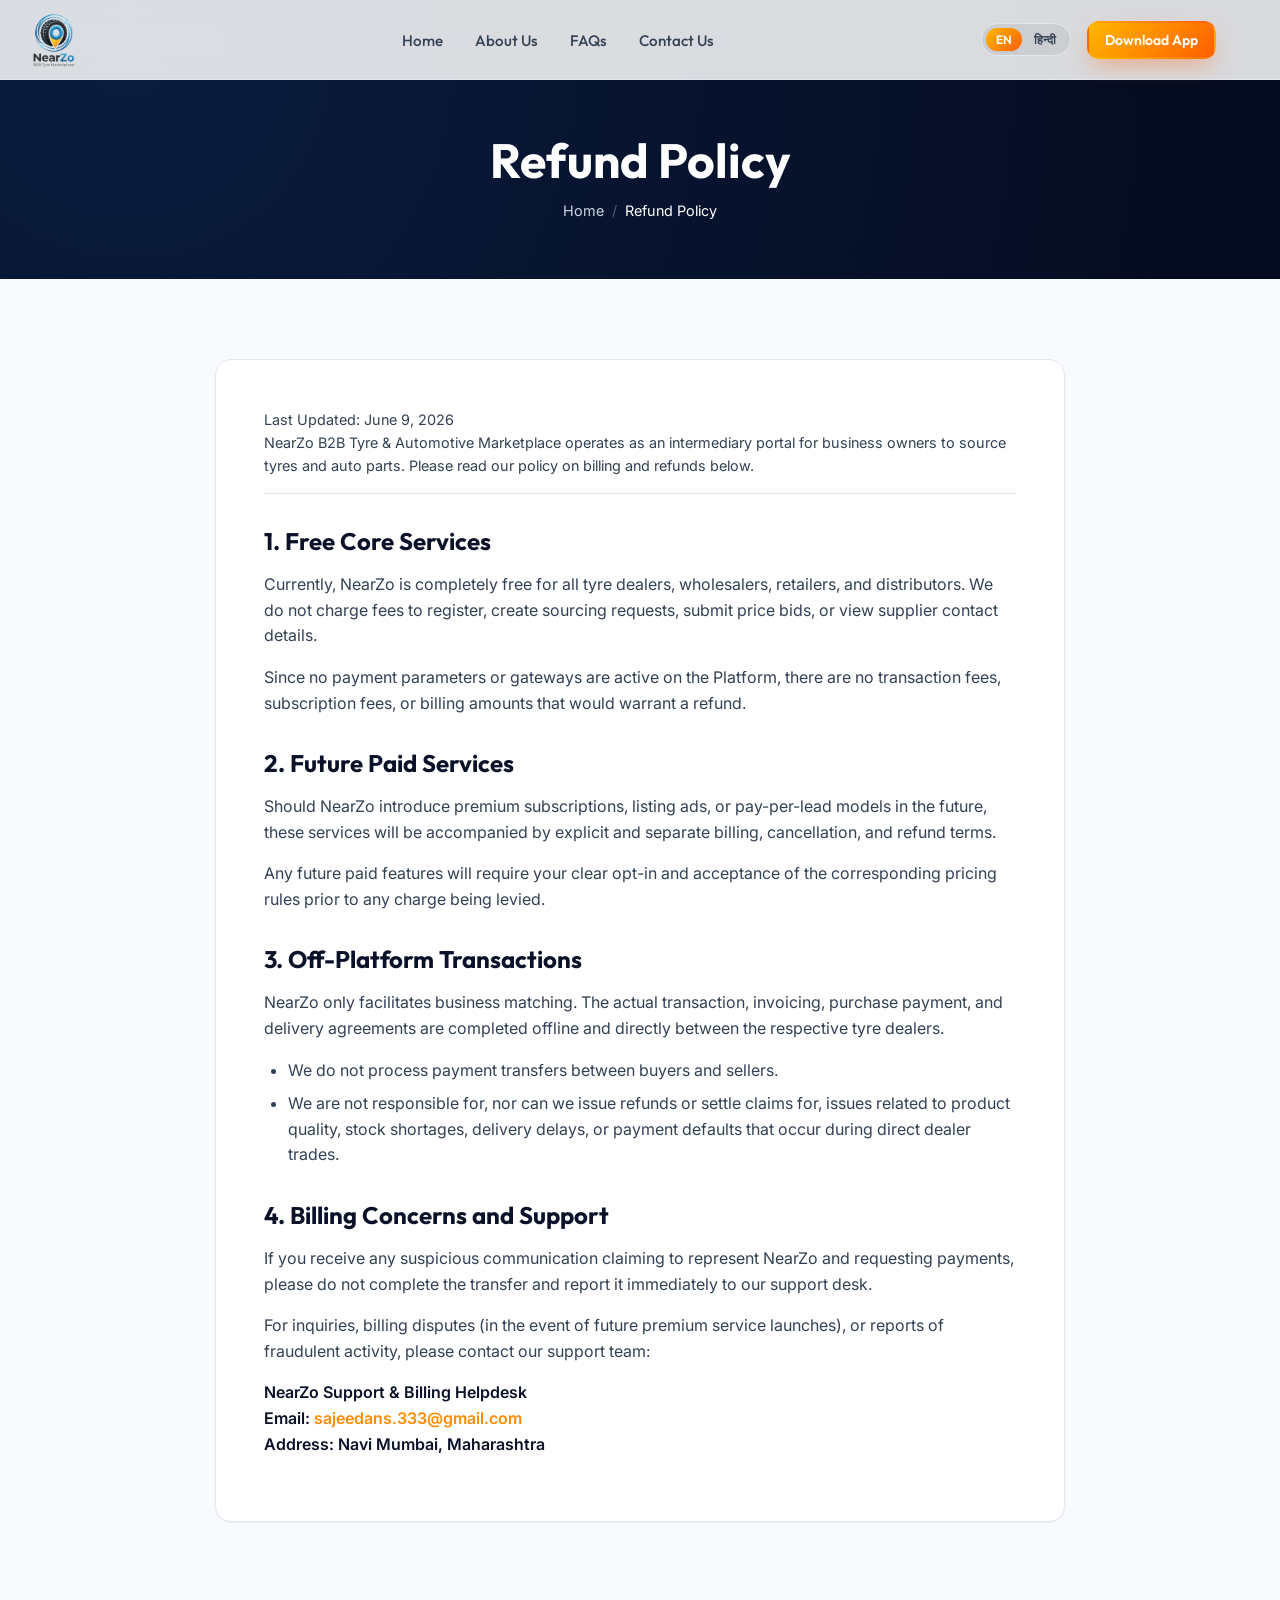
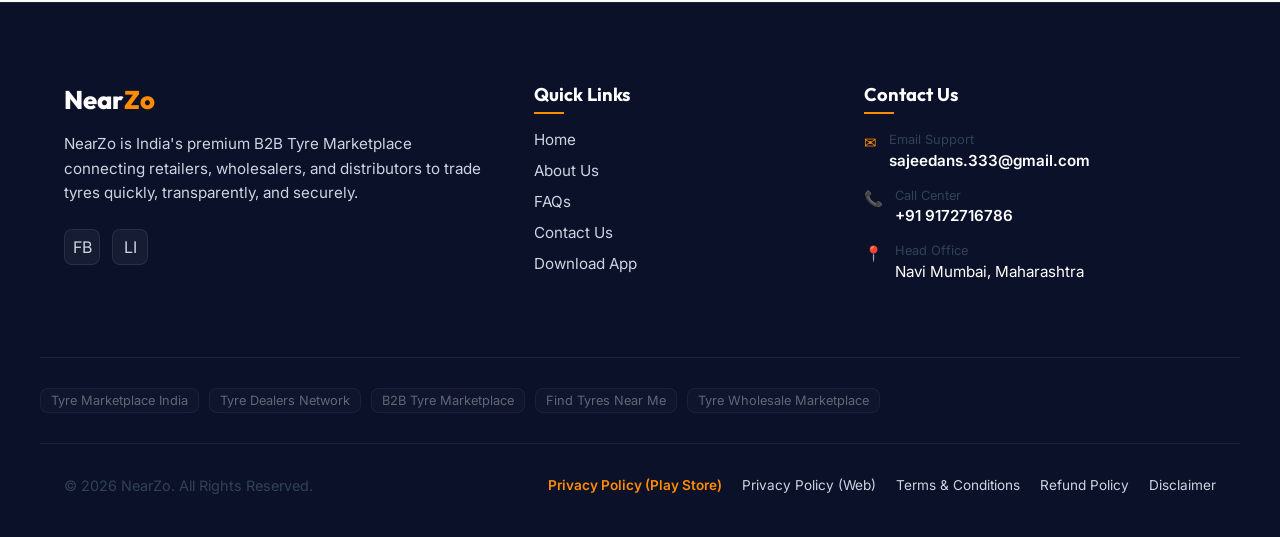
<file: refund.html>
<!DOCTYPE html>
<html lang="en">
<head>
  <meta charset="UTF-8">
  <meta name="viewport" content="width=device-width, initial-scale=1.0">
  <title>Refund Policy - NearZo B2B Tyre & Automotive Marketplace</title>
  
  <!-- SEO Meta Tags -->
  <meta name="description" content="Review the Refund Policy for NearZo B2B Tyre Marketplace. Understand terms relating to free services and future billing parameters.">
  <meta name="keywords" content="NearZo Refund Policy, tyre marketplace refund, free service cancellation terms">
  <meta name="author" content="NearZo">
  <meta name="robots" content="noindex, follow">
  
  <!-- Favicon -->
  <link rel="icon" type="image/png" href="assets/favicon.png">
  
  <!-- Stylesheets -->
  <link rel="stylesheet" href="style.css">
</head>
<body>

  <!-- Header Navigation -->
  <header>
    <div class="container header-container">
      <a href="index.html" class="logo-wrapper" id="logo-nav-link">
        <img src="assets/logo.png" alt="NearZo Logo" class="logo-img">
      </a>
      
      <!-- Desktop Navigation Menu -->
      <ul class="nav-menu">
        <li><a href="index.html" class="nav-link" data-translate="nav-home">Home</a></li>
        <li><a href="about.html" class="nav-link" data-translate="nav-about">About Us</a></li>
        <li><a href="faq.html" class="nav-link" data-translate="nav-faq">FAQs</a></li>
        <li><a href="contact.html" class="nav-link" data-translate="nav-contact">Contact Us</a></li>
      </ul>
      
      <!-- CTA Action Buttons -->
      <div class="nav-actions">
        <div class="lang-switcher">
          <button class="lang-btn lang-btn-en active">EN</button>
          <button class="lang-btn lang-btn-hi">हिन्दी</button>
        </div>
        <a href="download.html" class="btn btn-primary btn-sm" data-translate="btn-download">Download App</a>
        <button class="hamburger" aria-label="Toggle Menu">
          <span></span>
          <span></span>
          <span></span>
        </button>
      </div>
    </div>
  </header>

  <!-- Mobile Drawer Menu Overlay -->
  <div class="overlay"></div>
  <div class="mobile-drawer">
    <ul class="mobile-nav">
      <li style="margin-bottom: 15px; padding: 0 4px;">
        <div class="lang-switcher" style="width: 100%; display: flex; justify-content: space-around;">
          <button class="lang-btn mobile-lang-btn-en active" style="flex: 1;">English</button>
          <button class="lang-btn mobile-lang-btn-hi" style="flex: 1;">हिन्दी</button>
        </div>
      </li>
      <li><a href="index.html" class="mobile-nav-link" data-translate="nav-home">Home</a></li>
      <li><a href="about.html" class="mobile-nav-link" data-translate="nav-about">About Us</a></li>
      <li><a href="faq.html" class="mobile-nav-link" data-translate="nav-faq">FAQs</a></li>
      <li><a href="contact.html" class="mobile-nav-link" data-translate="nav-contact">Contact Us</a></li>
      <li><a href="privacy.html" class="mobile-nav-link">Privacy Policy</a></li>
      <li><a href="terms.html" class="mobile-nav-link">Terms & Conditions</a></li>
    </ul>
    <div class="mobile-actions">
      <a href="https://drive.google.com/file/d/1KY9a7E-q0NbKFfAXznCwFnb-aPPWeFNE/view?usp=sharing" target="_blank" class="btn btn-primary" data-translate="btn-download-apk">Download APK</a>
      <a href="contact.html" class="btn btn-secondary" data-translate="btn-register">Register as Dealer</a>
    </div>
  </div>

  <!-- Page Header -->
  <section class="page-header">
    <div class="container">
      <h1>Refund Policy</h1>
      <div class="page-breadcrumbs">
        <a href="index.html">Home</a>
        <span>/</span>
        <a href="refund.html" style="color: #FFF; pointer-events: none;">Refund Policy</a>
      </div>
    </div>
  </section>

  <!-- Subpage Main Content -->
  <section class="subpage-container">
    <div class="container">
      
      <div class="legal-container">
        <div class="legal-meta">
          <p>Last Updated: June 9, 2026</p>
          <p>NearZo B2B Tyre & Automotive Marketplace operates as an intermediary portal for business owners to source tyres and auto parts. Please read our policy on billing and refunds below.</p>
        </div>
        
        <div class="legal-content">
          <h2>1. Free Core Services</h2>
          <p>Currently, NearZo is completely free for all tyre dealers, wholesalers, retailers, and distributors. We do not charge fees to register, create sourcing requests, submit price bids, or view supplier contact details.</p>
          <p>Since no payment parameters or gateways are active on the Platform, there are no transaction fees, subscription fees, or billing amounts that would warrant a refund.</p>

          <h2>2. Future Paid Services</h2>
          <p>Should NearZo introduce premium subscriptions, listing ads, or pay-per-lead models in the future, these services will be accompanied by explicit and separate billing, cancellation, and refund terms.</p>
          <p>Any future paid features will require your clear opt-in and acceptance of the corresponding pricing rules prior to any charge being levied.</p>

          <h2>3. Off-Platform Transactions</h2>
          <p>NearZo only facilitates business matching. The actual transaction, invoicing, purchase payment, and delivery agreements are completed offline and directly between the respective tyre dealers.</p>
          <ul>
            <li>We do not process payment transfers between buyers and sellers.</li>
            <li>We are not responsible for, nor can we issue refunds or settle claims for, issues related to product quality, stock shortages, delivery delays, or payment defaults that occur during direct dealer trades.</li>
          </ul>

          <h2>4. Billing Concerns and Support</h2>
          <p>If you receive any suspicious communication claiming to represent NearZo and requesting payments, please do not complete the transfer and report it immediately to our support desk.</p>
          <p>For inquiries, billing disputes (in the event of future premium service launches), or reports of fraudulent activity, please contact our support team:</p>
          <p style="font-weight: 600; color: var(--dark-navy);">
            NearZo Support & Billing Helpdesk<br>
            Email: <a href="mailto:sajeedans.333@gmail.com" style="color:var(--primary-orange);">sajeedans.333@gmail.com</a><br>
            Address: Navi Mumbai, Maharashtra
          </p>
        </div>
      </div>
      
    </div>
  </section>

  <!-- Footer -->
  <footer>
    <div class="container footer-grid">
      <div class="footer-col">
        <a href="index.html" class="logo-wrapper">
          <span style="font-family:'Outfit'; font-weight:800; color:#FFF; font-size:1.6rem;">Near<span style="color:var(--primary-orange);">Zo</span></span>
        </a>
        <p class="footer-desc">
          NearZo is India's premium B2B Tyre Marketplace connecting retailers, wholesalers, and distributors to trade tyres quickly, transparently, and securely.
        </p>
        <div class="footer-socials">
          <a href="https://www.facebook.com/profile.php?id=61590907642189" target="_blank" class="social-icon" aria-label="Facebook">FB</a>
          <a href="https://www.linkedin.com/company/nearzo/?viewAsMember=true" target="_blank" class="social-icon" aria-label="LinkedIn">LI</a>
        </div>
      </div>
      
      <div class="footer-col">
        <h3>Quick Links</h3>
        <ul class="footer-links">
          <li class="footer-link"><a href="index.html">Home</a></li>
          <li class="footer-link"><a href="about.html">About Us</a></li>
          <li class="footer-link"><a href="faq.html">FAQs</a></li>
          <li class="footer-link"><a href="contact.html">Contact Us</a></li>
          <li class="footer-link"><a href="download.html">Download App</a></li>
        </ul>
      </div>
      
      <div class="footer-col">
        <h3>Contact Us</h3>
        <div class="footer-contact-item">
          <span class="footer-contact-icon">✉</span>
          <div>
            <p style="font-size: 0.8rem; margin:0;">Email Support</p>
            <a href="mailto:sajeedans.333@gmail.com" style="font-size:0.95rem; font-weight:600; color:#FFF;">sajeedans.333@gmail.com</a>
          </div>
        </div>
        <div class="footer-contact-item">
          <span class="footer-contact-icon">📞</span>
          <div>
            <p style="font-size: 0.8rem; margin:0;">Call Center</p>
            <a href="tel:+919172716786" style="font-size:0.95rem; font-weight:600; color:#FFF;">+91 9172716786</a>
          </div>
        </div>
        <div class="footer-contact-item">
          <span class="footer-contact-icon">📍</span>
          <div>
            <p style="font-size: 0.8rem; margin:0;">Head Office</p>
            <span style="font-size:0.95rem; color:#FFF;">Navi Mumbai, Maharashtra</span>
          </div>
        </div>
      </div>
    </div>
    
    <div class="container footer-seo-keywords">
      <span class="seo-tag">Tyre Marketplace India</span>
      <span class="seo-tag">Tyre Dealers Network</span>
      <span class="seo-tag">B2B Tyre Marketplace</span>
      <span class="seo-tag">Find Tyres Near Me</span>
      <span class="seo-tag">Tyre Wholesale Marketplace</span>
    </div>
    
    <div class="container footer-bottom">
      <p>© 2026 NearZo. All Rights Reserved.</p>
      <div class="footer-legal-inline">
        <a href="policy.html" class="footer-link" style="font-size: 0.85rem; font-weight: 600; color: var(--primary-orange);">Privacy Policy (Play Store)</a>
        <a href="privacy.html" class="footer-link" style="font-size: 0.85rem;">Privacy Policy (Web)</a>
        <a href="terms.html" class="footer-link" style="font-size: 0.85rem;">Terms & Conditions</a>
        <a href="refund.html" class="footer-link" style="font-size: 0.85rem;">Refund Policy</a>
        <a href="disclaimer.html" class="footer-link" style="font-size: 0.85rem;">Disclaimer</a>
      </div>
    </div>
  </footer>

  <!-- Scripts -->
  <script src="main.js"></script>
</body>
</html>
</file>
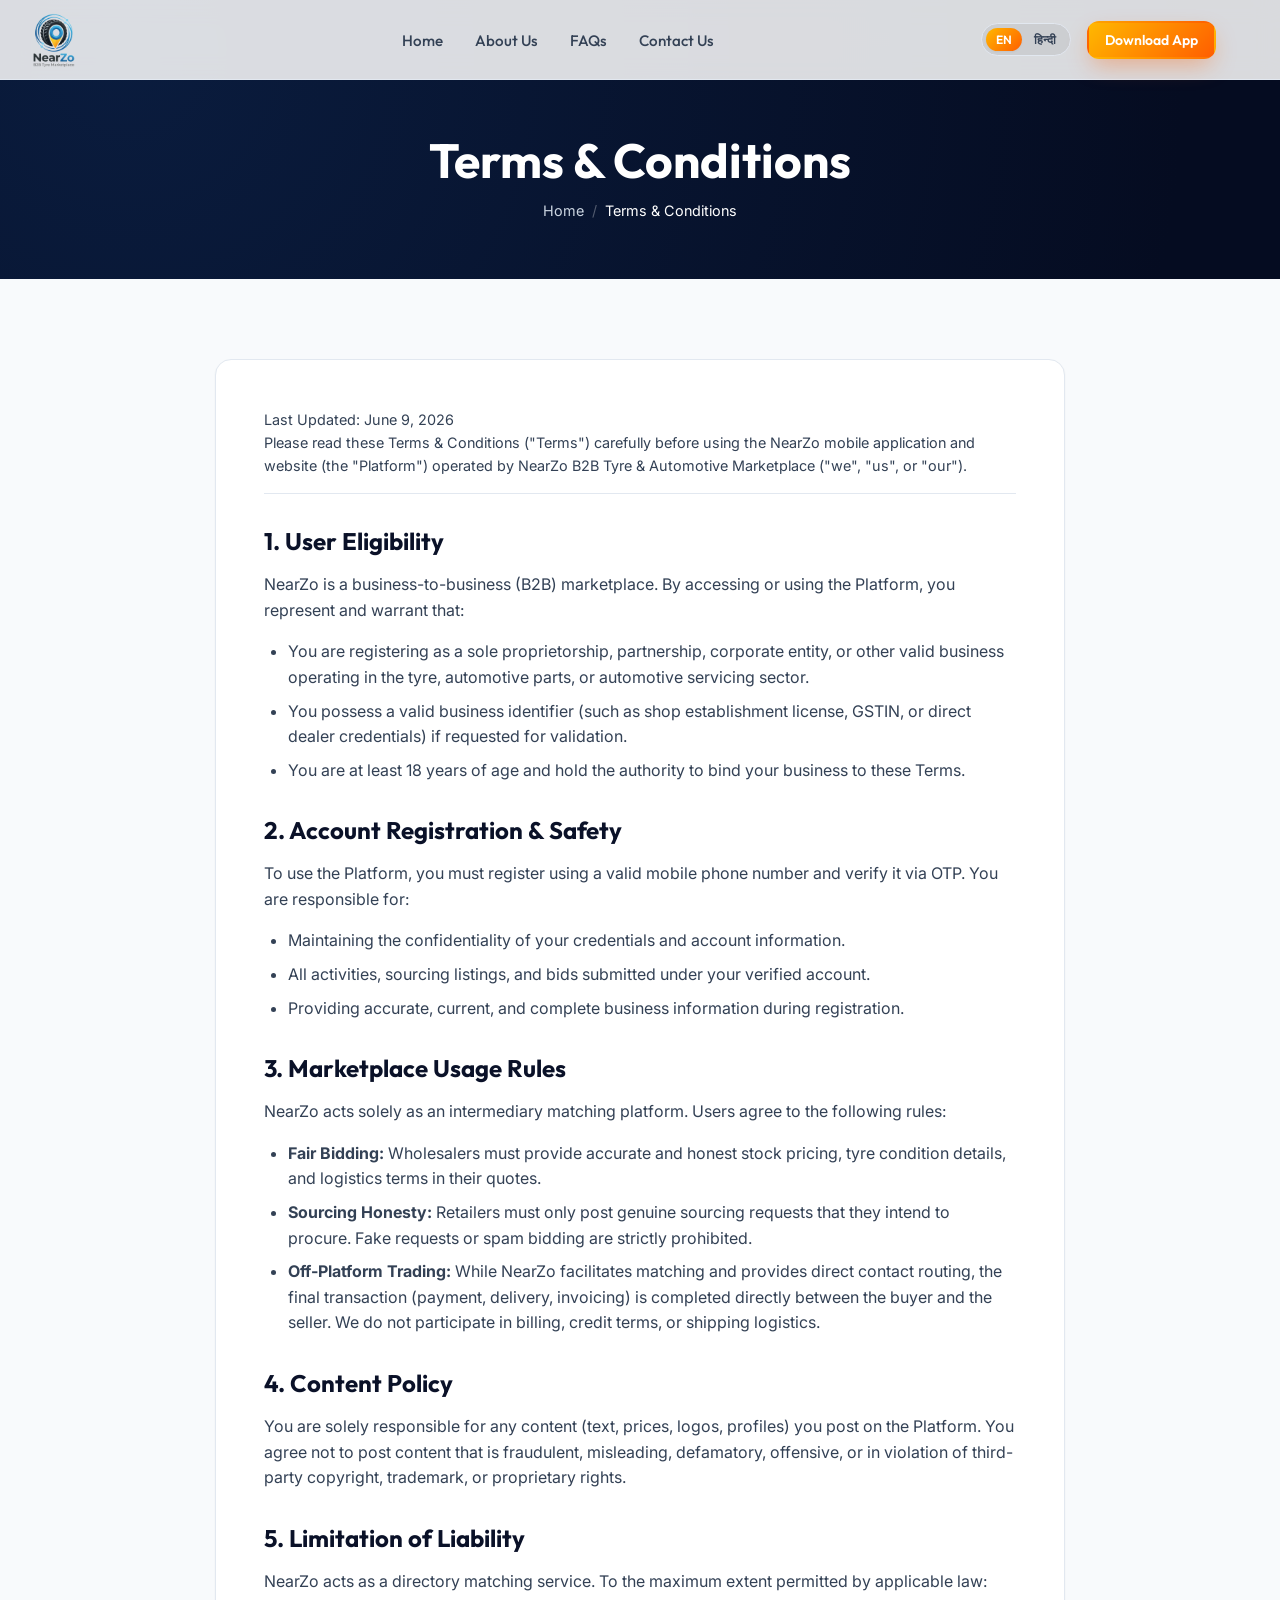
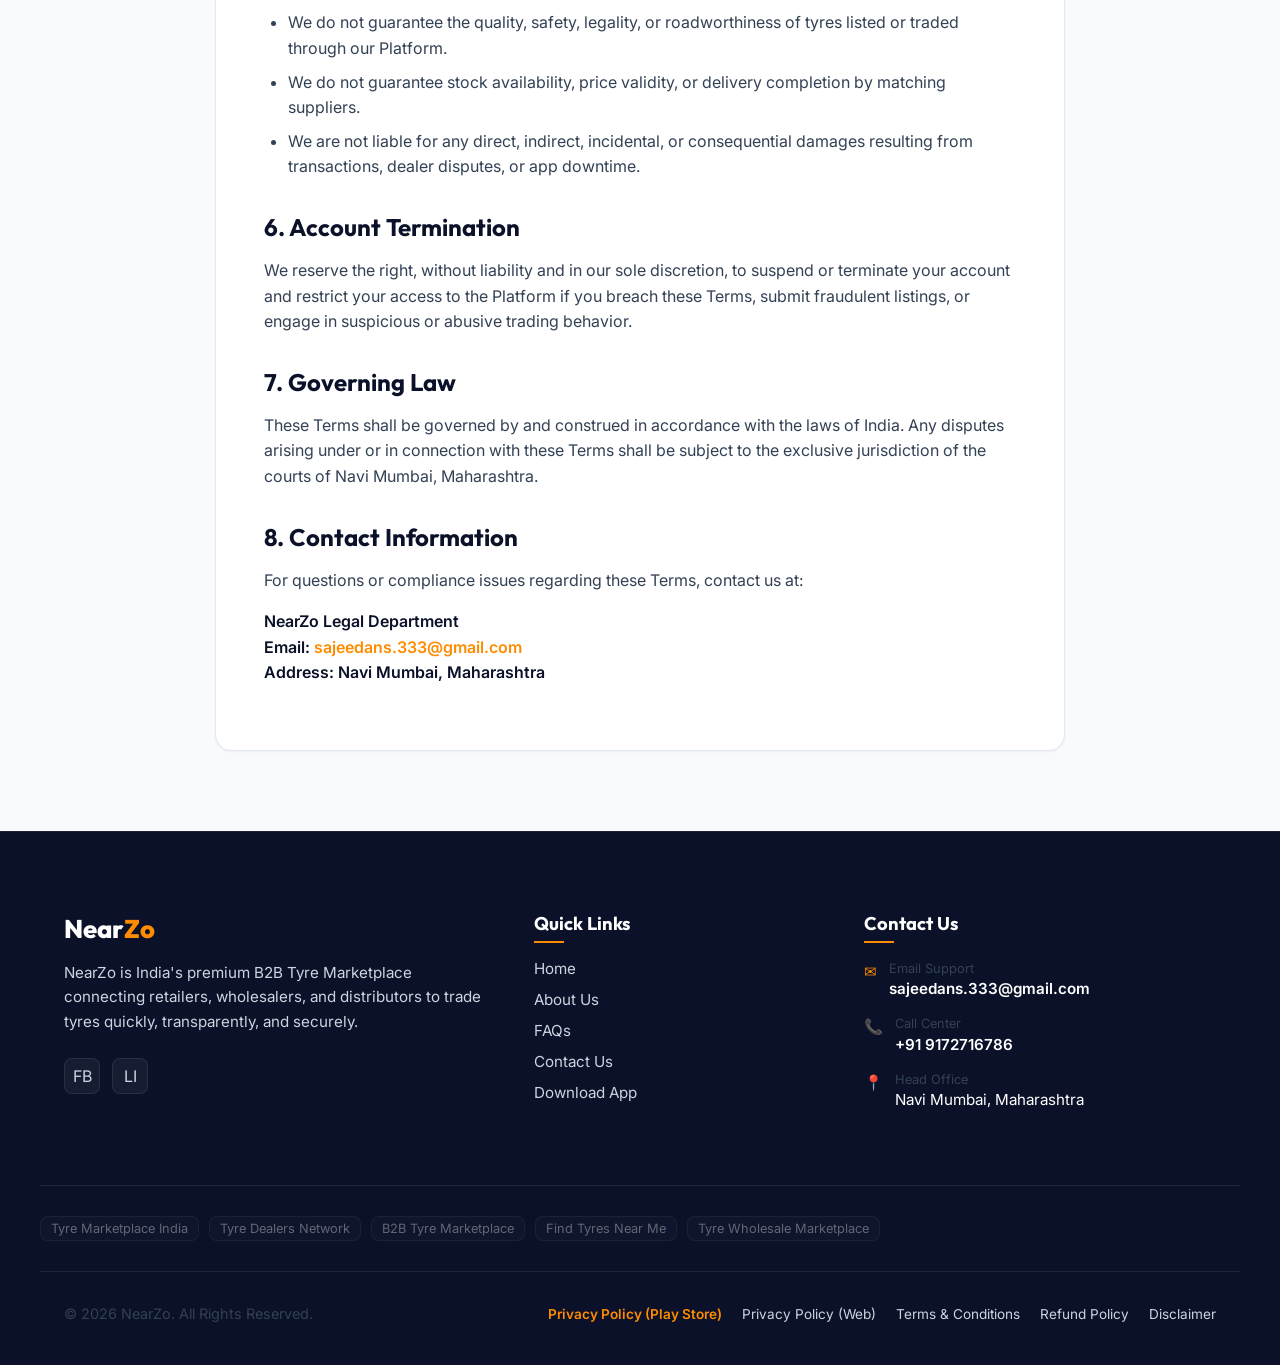
<file: terms.html>
<!DOCTYPE html>
<html lang="en">
<head>
  <meta charset="UTF-8">
  <meta name="viewport" content="width=device-width, initial-scale=1.0">
  <title>Terms & Conditions - NearZo B2B Tyre & Automotive Marketplace</title>
  
  <!-- SEO Meta Tags -->
  <meta name="description" content="Review the Terms & Conditions governing the use of NearZo B2B Tyre Marketplace. Understand dealer policies and marketplace regulations.">
  <meta name="keywords" content="NearZo Terms of Service, B2B tyre trading rules, tyre marketplace terms and conditions">
  <meta name="author" content="NearZo">
  <meta name="robots" content="noindex, follow">
  
  <!-- Favicon -->
  <link rel="icon" type="image/png" href="assets/favicon.png">
  
  <!-- Stylesheets -->
  <link rel="stylesheet" href="style.css">
</head>
<body>

  <!-- Header Navigation -->
  <header>
    <div class="container header-container">
      <a href="index.html" class="logo-wrapper" id="logo-nav-link">
        <img src="assets/logo.png" alt="NearZo Logo" class="logo-img">
      </a>
      
      <!-- Desktop Navigation Menu -->
      <ul class="nav-menu">
        <li><a href="index.html" class="nav-link" data-translate="nav-home">Home</a></li>
        <li><a href="about.html" class="nav-link" data-translate="nav-about">About Us</a></li>
        <li><a href="faq.html" class="nav-link" data-translate="nav-faq">FAQs</a></li>
        <li><a href="contact.html" class="nav-link" data-translate="nav-contact">Contact Us</a></li>
      </ul>
      
      <!-- CTA Action Buttons -->
      <div class="nav-actions">
        <div class="lang-switcher">
          <button class="lang-btn lang-btn-en active">EN</button>
          <button class="lang-btn lang-btn-hi">हिन्दी</button>
        </div>
        <a href="download.html" class="btn btn-primary btn-sm" data-translate="btn-download">Download App</a>
        <button class="hamburger" aria-label="Toggle Menu">
          <span></span>
          <span></span>
          <span></span>
        </button>
      </div>
    </div>
  </header>

  <!-- Mobile Drawer Menu Overlay -->
  <div class="overlay"></div>
  <div class="mobile-drawer">
    <ul class="mobile-nav">
      <li style="margin-bottom: 15px; padding: 0 4px;">
        <div class="lang-switcher" style="width: 100%; display: flex; justify-content: space-around;">
          <button class="lang-btn mobile-lang-btn-en active" style="flex: 1;">English</button>
          <button class="lang-btn mobile-lang-btn-hi" style="flex: 1;">हिन्दी</button>
        </div>
      </li>
      <li><a href="index.html" class="mobile-nav-link" data-translate="nav-home">Home</a></li>
      <li><a href="about.html" class="mobile-nav-link" data-translate="nav-about">About Us</a></li>
      <li><a href="faq.html" class="mobile-nav-link" data-translate="nav-faq">FAQs</a></li>
      <li><a href="contact.html" class="mobile-nav-link" data-translate="nav-contact">Contact Us</a></li>
      <li><a href="privacy.html" class="mobile-nav-link">Privacy Policy</a></li>
      <li><a href="terms.html" class="mobile-nav-link active">Terms & Conditions</a></li>
    </ul>
    <div class="mobile-actions">
      <a href="https://drive.google.com/file/d/1KY9a7E-q0NbKFfAXznCwFnb-aPPWeFNE/view?usp=sharing" target="_blank" class="btn btn-primary" data-translate="btn-download-apk">Download APK</a>
      <a href="contact.html" class="btn btn-secondary" data-translate="btn-register">Register as Dealer</a>
    </div>
  </div>

  <!-- Page Header -->
  <section class="page-header">
    <div class="container">
      <h1>Terms & Conditions</h1>
      <div class="page-breadcrumbs">
        <a href="index.html">Home</a>
        <span>/</span>
        <a href="terms.html" style="color: #FFF; pointer-events: none;">Terms & Conditions</a>
      </div>
    </div>
  </section>

  <!-- Subpage Main Content -->
  <section class="subpage-container">
    <div class="container">
      
      <div class="legal-container">
        <div class="legal-meta">
          <p>Last Updated: June 9, 2026</p>
          <p>Please read these Terms & Conditions ("Terms") carefully before using the NearZo mobile application and website (the "Platform") operated by NearZo B2B Tyre & Automotive Marketplace ("we", "us", or "our").</p>
        </div>
        
        <div class="legal-content">
          <h2>1. User Eligibility</h2>
          <p>NearZo is a business-to-business (B2B) marketplace. By accessing or using the Platform, you represent and warrant that:</p>
          <ul>
            <li>You are registering as a sole proprietorship, partnership, corporate entity, or other valid business operating in the tyre, automotive parts, or automotive servicing sector.</li>
            <li>You possess a valid business identifier (such as shop establishment license, GSTIN, or direct dealer credentials) if requested for validation.</li>
            <li>You are at least 18 years of age and hold the authority to bind your business to these Terms.</li>
          </ul>

          <h2>2. Account Registration & Safety</h2>
          <p>To use the Platform, you must register using a valid mobile phone number and verify it via OTP. You are responsible for:</p>
          <ul>
            <li>Maintaining the confidentiality of your credentials and account information.</li>
            <li>All activities, sourcing listings, and bids submitted under your verified account.</li>
            <li>Providing accurate, current, and complete business information during registration.</li>
          </ul>

          <h2>3. Marketplace Usage Rules</h2>
          <p>NearZo acts solely as an intermediary matching platform. Users agree to the following rules:</p>
          <ul>
            <li><strong>Fair Bidding:</strong> Wholesalers must provide accurate and honest stock pricing, tyre condition details, and logistics terms in their quotes.</li>
            <li><strong>Sourcing Honesty:</strong> Retailers must only post genuine sourcing requests that they intend to procure. Fake requests or spam bidding are strictly prohibited.</li>
            <li><strong>Off-Platform Trading:</strong> While NearZo facilitates matching and provides direct contact routing, the final transaction (payment, delivery, invoicing) is completed directly between the buyer and the seller. We do not participate in billing, credit terms, or shipping logistics.</li>
          </ul>

          <h2>4. Content Policy</h2>
          <p>You are solely responsible for any content (text, prices, logos, profiles) you post on the Platform. You agree not to post content that is fraudulent, misleading, defamatory, offensive, or in violation of third-party copyright, trademark, or proprietary rights.</p>

          <h2>5. Limitation of Liability</h2>
          <p>NearZo acts as a directory matching service. To the maximum extent permitted by applicable law:</p>
          <ul>
            <li>We do not guarantee the quality, safety, legality, or roadworthiness of tyres listed or traded through our Platform.</li>
            <li>We do not guarantee stock availability, price validity, or delivery completion by matching suppliers.</li>
            <li>We are not liable for any direct, indirect, incidental, or consequential damages resulting from transactions, dealer disputes, or app downtime.</li>
          </ul>

          <h2>6. Account Termination</h2>
          <p>We reserve the right, without liability and in our sole discretion, to suspend or terminate your account and restrict your access to the Platform if you breach these Terms, submit fraudulent listings, or engage in suspicious or abusive trading behavior.</p>

          <h2>7. Governing Law</h2>
          <p>These Terms shall be governed by and construed in accordance with the laws of India. Any disputes arising under or in connection with these Terms shall be subject to the exclusive jurisdiction of the courts of Navi Mumbai, Maharashtra.</p>

          <h2>8. Contact Information</h2>
          <p>For questions or compliance issues regarding these Terms, contact us at:</p>
          <p style="font-weight: 600; color: var(--dark-navy);">
            NearZo Legal Department<br>
            Email: <a href="mailto:sajeedans.333@gmail.com" style="color:var(--primary-orange);">sajeedans.333@gmail.com</a><br>
            Address: Navi Mumbai, Maharashtra
          </p>
        </div>
      </div>
      
    </div>
  </section>

  <!-- Footer -->
  <footer>
    <div class="container footer-grid">
      <div class="footer-col">
        <a href="index.html" class="logo-wrapper">
          <span style="font-family:'Outfit'; font-weight:800; color:#FFF; font-size:1.6rem;">Near<span style="color:var(--primary-orange);">Zo</span></span>
        </a>
        <p class="footer-desc">
          NearZo is India's premium B2B Tyre Marketplace connecting retailers, wholesalers, and distributors to trade tyres quickly, transparently, and securely.
        </p>
        <div class="footer-socials">
          <a href="https://www.facebook.com/profile.php?id=61590907642189" target="_blank" class="social-icon" aria-label="Facebook">FB</a>
          <a href="https://www.linkedin.com/company/nearzo/?viewAsMember=true" target="_blank" class="social-icon" aria-label="LinkedIn">LI</a>
        </div>
      </div>
      
      <div class="footer-col">
        <h3>Quick Links</h3>
        <ul class="footer-links">
          <li class="footer-link"><a href="index.html">Home</a></li>
          <li class="footer-link"><a href="about.html">About Us</a></li>
          <li class="footer-link"><a href="faq.html">FAQs</a></li>
          <li class="footer-link"><a href="contact.html">Contact Us</a></li>
          <li class="footer-link"><a href="download.html">Download App</a></li>
        </ul>
      </div>
      
      <div class="footer-col">
        <h3>Contact Us</h3>
        <div class="footer-contact-item">
          <span class="footer-contact-icon">✉</span>
          <div>
            <p style="font-size: 0.8rem; margin:0;">Email Support</p>
            <a href="mailto:sajeedans.333@gmail.com" style="font-size:0.95rem; font-weight:600; color:#FFF;">sajeedans.333@gmail.com</a>
          </div>
        </div>
        <div class="footer-contact-item">
          <span class="footer-contact-icon">📞</span>
          <div>
            <p style="font-size: 0.8rem; margin:0;">Call Center</p>
            <a href="tel:+919172716786" style="font-size:0.95rem; font-weight:600; color:#FFF;">+91 9172716786</a>
          </div>
        </div>
        <div class="footer-contact-item">
          <span class="footer-contact-icon">📍</span>
          <div>
            <p style="font-size: 0.8rem; margin:0;">Head Office</p>
            <span style="font-size:0.95rem; color:#FFF;">Navi Mumbai, Maharashtra</span>
          </div>
        </div>
      </div>
    </div>
    
    <div class="container footer-seo-keywords">
      <span class="seo-tag">Tyre Marketplace India</span>
      <span class="seo-tag">Tyre Dealers Network</span>
      <span class="seo-tag">B2B Tyre Marketplace</span>
      <span class="seo-tag">Find Tyres Near Me</span>
      <span class="seo-tag">Tyre Wholesale Marketplace</span>
    </div>
    
    <div class="container footer-bottom">
      <p>© 2026 NearZo. All Rights Reserved.</p>
      <div class="footer-legal-inline">
        <a href="policy.html" class="footer-link" style="font-size: 0.85rem; font-weight: 600; color: var(--primary-orange);">Privacy Policy (Play Store)</a>
        <a href="privacy.html" class="footer-link" style="font-size: 0.85rem;">Privacy Policy (Web)</a>
        <a href="terms.html" class="footer-link" style="font-size: 0.85rem;">Terms & Conditions</a>
        <a href="refund.html" class="footer-link" style="font-size: 0.85rem;">Refund Policy</a>
        <a href="disclaimer.html" class="footer-link" style="font-size: 0.85rem;">Disclaimer</a>
      </div>
    </div>
  </footer>

  <!-- Scripts -->
  <script src="main.js"></script>
</body>
</html>
</file>
<file: style.css>
/* 
   NearZo B2B Tyre Marketplace Website
   Core Style Sheet
   Designed for premium tech startup look.
*/

/* --- Google Fonts Import --- */
@import url('https://fonts.googleapis.com/css2?family=Inter:wght@300;400;500;600;700&family=Outfit:wght@400;500;600;700;800&display=swap');

/* --- Design Tokens --- */
:root {
  /* Colors */
  --primary-orange: #FF8C00;
  --primary-orange-hover: #FF6A00;
  --primary-orange-gradient: linear-gradient(135deg, #FFB800 0%, #FF5E00 100%);
  --secondary-amber: #FFA500;
  
  --dark-navy: #0A1128;
  --dark-navy-card: #121C3E;
  --dark-navy-card-hover: #182652;
  --dark-navy-light: #1E2D5A;
  
  --bg-light: #F8FAFC;
  --bg-white: #FFFFFF;
  --bg-card-light: #FFFFFF;
  
  --text-dark: #0F172A;
  --text-medium: #334155;
  --text-muted: #64748B;
  --text-light: #FFFFFF;
  --text-light-muted: #CBD5E1;
  
  --success: #10B981;
  --info: #3B82F6;
  
  /* Borders */
  --border-color: #E2E8F0;
  --border-light: rgba(255, 255, 255, 0.08);
  --border-orange: rgba(255, 140, 0, 0.3);
  
  /* Radii */
  --radius-lg: 16px;
  --radius-md: 12px;
  --radius-sm: 8px;
  --radius-full: 9999px;
  
  /* Shadows */
  --shadow-sm: 0 1px 2px 0 rgba(0, 0, 0, 0.05);
  --shadow-md: 0 4px 6px -1px rgba(0, 0, 0, 0.08), 0 2px 4px -1px rgba(0, 0, 0, 0.04);
  --shadow-lg: 0 10px 25px -5px rgba(0, 0, 0, 0.1), 0 8px 10px -6px rgba(0, 0, 0, 0.05);
  --shadow-orange: 0 10px 25px -5px rgba(255, 94, 0, 0.4);
  --shadow-dark: 0 20px 40px -15px rgba(0, 0, 0, 0.5);
  
  /* Transitions */
  --transition: all 0.3s cubic-bezier(0.4, 0, 0.2, 1);
  --transition-fast: all 0.15s ease;
  
  /* Layout */
  --container-width: 1200px;
  --header-height: 80px;
}

/* --- Base & Reset Rules --- */
*, *::before, *::after {
  box-sizing: border-box;
  margin: 0;
  padding: 0;
}

html {
  scroll-behavior: smooth;
  font-family: 'Inter', sans-serif;
  color: var(--text-dark);
  background-color: var(--bg-light);
  -webkit-font-smoothing: antialiased;
  -moz-osx-font-smoothing: grayscale;
}

body {
  min-height: 100vh;
  display: flex;
  flex-direction: column;
}

h1, h2, h3, h4, h5, h6 {
  font-family: 'Outfit', sans-serif;
  color: var(--dark-navy);
  font-weight: 700;
  line-height: 1.25;
}

p {
  line-height: 1.6;
  color: var(--text-medium);
}

a {
  text-decoration: none;
  color: inherit;
  transition: var(--transition-fast);
}

img, svg {
  max-width: 100%;
  height: auto;
  display: block;
}

/* Custom Scrollbar */
::-webkit-scrollbar {
  width: 10px;
}

::-webkit-scrollbar-track {
  background: var(--bg-light);
}

::-webkit-scrollbar-thumb {
  background: var(--text-muted);
  border-radius: var(--radius-full);
  border: 2px solid var(--bg-light);
}

::-webkit-scrollbar-thumb:hover {
  background: var(--primary-orange);
}

/* --- Utility Classes --- */
.container {
  width: 100%;
  max-width: var(--container-width);
  margin: 0 auto;
  padding: 0 24px;
}

.section-padding {
  padding: 100px 0;
}

@media (max-width: 768px) {
  .section-padding {
    padding: 60px 0;
  }
}

.text-center {
  text-align: center;
}

.gradient-text {
  background: var(--primary-orange-gradient);
  -webkit-background-clip: text;
  -webkit-text-fill-color: transparent;
  background-clip: text;
  display: inline-block;
}

.badge {
  display: inline-flex;
  align-items: center;
  gap: 8px;
  background-color: rgba(255, 140, 0, 0.1);
  color: var(--primary-orange);
  padding: 6px 16px;
  border-radius: var(--radius-full);
  font-family: 'Outfit', sans-serif;
  font-weight: 600;
  font-size: 0.875rem;
  letter-spacing: 0.5px;
  border: 1px solid var(--border-orange);
  margin-bottom: 20px;
  text-transform: uppercase;
}

/* Buttons */
.btn {
  display: inline-flex;
  align-items: center;
  justify-content: center;
  gap: 10px;
  padding: 14px 28px;
  font-family: 'Outfit', sans-serif;
  font-weight: 600;
  font-size: 1rem;
  border-radius: var(--radius-md);
  border: 2px solid transparent;
  cursor: pointer;
  transition: var(--transition);
  text-align: center;
}

.btn-primary {
  background: var(--primary-orange-gradient);
  color: var(--text-light);
  box-shadow: var(--shadow-orange);
}

.btn-primary:hover {
  transform: translateY(-2px);
  box-shadow: 0 12px 30px -5px rgba(255, 94, 0, 0.6);
}

.btn-secondary {
  background-color: transparent;
  border-color: var(--primary-orange);
  color: var(--primary-orange);
}

.btn-secondary:hover {
  background-color: rgba(255, 140, 0, 0.05);
  transform: translateY(-2px);
}

.btn-dark {
  background-color: var(--dark-navy);
  color: var(--text-light);
  border-color: var(--border-light);
}

.btn-dark:hover {
  background-color: var(--dark-navy-card-hover);
  transform: translateY(-2px);
}

.btn-outline-white {
  background-color: transparent;
  border-color: var(--text-light);
  color: var(--text-light);
}

.btn-outline-white:hover {
  background-color: var(--text-light);
  color: var(--dark-navy);
  transform: translateY(-2px);
}

.btn-sm {
  padding: 8px 16px;
  font-size: 0.875rem;
}

.btn-lg {
  padding: 18px 36px;
  font-size: 1.125rem;
  border-radius: var(--radius-lg);
}

/* --- Header & Navigation --- */
header {
  position: fixed;
  top: 0;
  left: 0;
  width: 100%;
  height: var(--header-height);
  background-color: rgba(255, 255, 255, 0.85);
  backdrop-filter: blur(12px);
  -webkit-backdrop-filter: blur(12px);
  border-bottom: 1px solid var(--border-color);
  z-index: 1000;
  transition: var(--transition);
}

header.scrolled {
  height: 70px;
  background-color: var(--bg-white);
  box-shadow: var(--shadow-md);
}

.header-container {
  display: flex;
  align-items: center;
  justify-content: space-between;
  height: 100%;
}

.logo-wrapper {
  display: flex;
  align-items: center;
  gap: 10px;
}

.logo-img {
  height: 160px;
  width: auto;
  margin: -45px -45px;
  object-fit: contain;
}

header.scrolled .logo-img {
  height: 140px;
  margin: -35px -35px;
}

.nav-menu {
  display: flex;
  align-items: center;
  gap: 32px;
  list-style: none;
}

.nav-link {
  font-family: 'Outfit', sans-serif;
  font-weight: 500;
  color: var(--text-medium);
  font-size: 0.95rem;
  position: relative;
}

.nav-link:hover, .nav-link.active {
  color: var(--primary-orange);
}

.nav-link::after {
  content: '';
  position: absolute;
  bottom: -6px;
  left: 0;
  width: 0;
  height: 2px;
  background: var(--primary-orange-gradient);
  transition: var(--transition);
}

.nav-link:hover::after, .nav-link.active::after {
  width: 100%;
}

.nav-actions {
  display: flex;
  align-items: center;
  gap: 16px;
}

/* Mobile Hamburger Menu */
.hamburger {
  display: none;
  flex-direction: column;
  justify-content: space-between;
  width: 24px;
  height: 18px;
  background: transparent;
  border: none;
  cursor: pointer;
  z-index: 1002;
}

.hamburger span {
  width: 100%;
  height: 2px;
  background-color: var(--dark-navy);
  border-radius: var(--radius-full);
  transition: var(--transition);
}

/* Sliding Mobile Navigation Drawer */
.mobile-drawer {
  position: fixed;
  top: 0;
  right: -100%;
  width: 80%;
  max-width: 380px;
  height: 100vh;
  background-color: var(--bg-white);
  box-shadow: -10px 0 30px rgba(0,0,0,0.15);
  z-index: 1001;
  padding: 100px 32px 40px;
  display: flex;
  flex-direction: column;
  justify-content: space-between;
  transition: right 0.4s cubic-bezier(0.4, 0, 0.2, 1);
}

.mobile-drawer.open {
  right: 0;
}

.mobile-nav {
  display: flex;
  flex-direction: column;
  gap: 24px;
  list-style: none;
}

.mobile-nav-link {
  font-family: 'Outfit', sans-serif;
  font-size: 1.25rem;
  font-weight: 600;
  color: var(--dark-navy);
  display: block;
}

.mobile-nav-link:hover, .mobile-nav-link.active {
  color: var(--primary-orange);
}

.mobile-actions {
  display: flex;
  flex-direction: column;
  gap: 16px;
}

.overlay {
  position: fixed;
  top: 0;
  left: 0;
  width: 100%;
  height: 100vh;
  background-color: rgba(10, 17, 40, 0.6);
  backdrop-filter: blur(4px);
  z-index: 1000;
  opacity: 0;
  visibility: hidden;
  transition: var(--transition);
}

.overlay.active {
  opacity: 1;
  visibility: visible;
}

/* Header Hamburger Animation */
.hamburger.open span:nth-child(1) {
  transform: translateY(8px) rotate(45deg);
}

.hamburger.open span:nth-child(2) {
  opacity: 0;
}

.hamburger.open span:nth-child(3) {
  transform: translateY(-8px) rotate(-45deg);
}

/* --- Hero Section --- */
.hero {
  position: relative;
  background: radial-gradient(circle at 10% 20%, rgba(10, 28, 62, 1) 0%, rgba(5, 12, 33, 1) 90.1%);
  padding-top: calc(var(--header-height) + 60px);
  padding-bottom: 100px;
  overflow: hidden;
}

.hero::before {
  content: '';
  position: absolute;
  top: -200px;
  right: -200px;
  width: 600px;
  height: 600px;
  background: radial-gradient(circle, rgba(255, 140, 0, 0.12) 0%, transparent 70%);
  border-radius: var(--radius-full);
  pointer-events: none;
  animation: pulseGlow 15s ease-in-out infinite alternate;
}

.hero::after {
  content: '';
  position: absolute;
  bottom: -150px;
  left: -150px;
  width: 500px;
  height: 500px;
  background: radial-gradient(circle, rgba(255, 184, 0, 0.08) 0%, transparent 70%);
  border-radius: var(--radius-full);
  pointer-events: none;
  animation: pulseGlowSecondary 18s ease-in-out infinite alternate;
}

/* Advanced Hero Sourcing Network Grid Background */
.hero-grid-bg {
  position: absolute;
  top: 0;
  left: 0;
  right: 0;
  bottom: 0;
  background-size: 50px 50px;
  background-image: 
    linear-gradient(to right, rgba(255, 140, 0, 0.035) 1px, transparent 1px),
    linear-gradient(to bottom, rgba(255, 140, 0, 0.035) 1px, transparent 1px);
  mask-image: radial-gradient(circle at 50% 50%, black 30%, transparent 85%);
  -webkit-mask-image: radial-gradient(circle at 50% 50%, black 30%, transparent 85%);
  z-index: 1;
  pointer-events: none;
  animation: gridScroll 120s linear infinite;
}

/* Glowing Network Node Particles */
.hero-glow-particles {
  position: absolute;
  top: 0;
  left: 0;
  width: 100%;
  height: 100%;
  overflow: hidden;
  z-index: 1;
  pointer-events: none;
}

.hero-glow-particles .particle {
  position: absolute;
  width: 6px;
  height: 6px;
  background: var(--primary-orange);
  border-radius: 50%;
  box-shadow: 0 0 10px var(--primary-orange), 0 0 20px var(--primary-orange);
  opacity: 0.2;
}

.hero-glow-particles .p1 { top: 20%; left: 15%; animation: particleFloat1 8s ease-in-out infinite; }
.hero-glow-particles .p2 { top: 60%; left: 80%; animation: particleFloat2 10s ease-in-out infinite; }
.hero-glow-particles .p3 { top: 75%; left: 25%; animation: particleFloat3 12s ease-in-out infinite; }
.hero-glow-particles .p4 { top: 35%; left: 70%; animation: particleFloat4 9s ease-in-out infinite; }
.hero-glow-particles .p5 { top: 10%; left: 50%; animation: particleFloat5 11s ease-in-out infinite; }

/* Background Animations */
@keyframes gridScroll {
  from { background-position: 0 0; }
  to { background-position: 1000px 1000px; }
}

@keyframes pulseGlow {
  0% { transform: scale(1) translate(0, 0); opacity: 0.7; }
  100% { transform: scale(1.15) translate(-40px, 40px); opacity: 1; }
}

@keyframes pulseGlowSecondary {
  0% { transform: scale(1) translate(0, 0); opacity: 0.7; }
  100% { transform: scale(1.2) translate(50px, -50px); opacity: 1; }
}

@keyframes particleFloat1 {
  0%, 100% { transform: translate(0, 0); opacity: 0.1; }
  50% { transform: translate(15px, -20px); opacity: 0.6; }
}
@keyframes particleFloat2 {
  0%, 100% { transform: translate(0, 0); opacity: 0.2; }
  50% { transform: translate(-25px, 20px); opacity: 0.7; }
}
@keyframes particleFloat3 {
  0%, 100% { transform: translate(0, 0); opacity: 0.15; }
  50% { transform: translate(30px, 15px); opacity: 0.5; }
}
@keyframes particleFloat4 {
  0%, 100% { transform: translate(0, 0); opacity: 0.3; }
  50% { transform: translate(-10px, -30px); opacity: 0.8; }
}
@keyframes particleFloat5 {
  0%, 100% { transform: translate(0, 0); opacity: 0.1; }
  50% { transform: translate(20px, 25px); opacity: 0.4; }
}

.hero-grid {
  display: grid;
  grid-template-columns: 1.1fr 0.9fr;
  gap: 48px;
  align-items: center;
}

.hero-content {
  color: var(--text-light);
  z-index: 2;
}

.hero-tagline {
  color: var(--secondary-amber);
  font-weight: 600;
  text-transform: uppercase;
  letter-spacing: 1.5px;
  font-size: 0.875rem;
  margin-bottom: 16px;
  display: block;
}

.hero h1 {
  color: var(--text-light);
  font-size: 3.5rem;
  line-height: 1.15;
  margin-bottom: 24px;
}

.hero h1 span {
  position: relative;
}

.hero-subheading {
  font-size: 1.2rem;
  color: var(--text-light-muted);
  margin-bottom: 40px;
  max-width: 580px;
}

.hero-ctas {
  display: flex;
  gap: 16px;
  flex-wrap: wrap;
}

/* Pure CSS App Mockup (High Fidelity) */
.hero-visual {
  display: flex;
  justify-content: center;
  align-items: center;
  position: relative;
  z-index: 2;
}

.phone-mockup {
  width: 300px;
  height: 600px;
  background-color: #010101;
  border-radius: 40px;
  border: 10px solid #2d3748;
  box-shadow: var(--shadow-dark), 0 0 0 2px rgba(255, 255, 255, 0.1);
  position: relative;
  overflow: hidden;
  display: flex;
  flex-direction: column;
}

.phone-notch {
  width: 120px;
  height: 20px;
  background-color: #2d3748;
  position: absolute;
  top: 0;
  left: 50%;
  transform: translateX(-50%);
  border-bottom-left-radius: 12px;
  border-bottom-right-radius: 12px;
  z-index: 10;
}

.phone-screen {
  flex: 1;
  background-color: #0F172A;
  display: flex;
  flex-direction: column;
  padding: 30px 16px 16px;
  font-family: 'Inter', sans-serif;
  overflow: hidden;
  position: relative;
}

/* App Header */
.app-header {
  display: flex;
  align-items: center;
  justify-content: space-between;
  margin-bottom: 16px;
}

.app-logo {
  height: 20px;
}

.app-status {
  width: 8px;
  height: 8px;
  background-color: var(--success);
  border-radius: var(--radius-full);
  box-shadow: 0 0 8px var(--success);
}

/* App Sourcing Request Card */
.app-sourcing-card {
  background-color: #1E293B;
  border-radius: var(--radius-md);
  padding: 12px;
  border: 1px solid rgba(255, 255, 255, 0.08);
  margin-bottom: 12px;
}

.app-card-title {
  font-size: 0.75rem;
  color: var(--primary-orange);
  font-weight: 700;
  text-transform: uppercase;
  margin-bottom: 6px;
}

.app-tyre-details {
  font-family: 'Outfit', sans-serif;
  font-size: 0.95rem;
  color: var(--text-light);
  font-weight: 600;
  margin-bottom: 4px;
}

.app-tyre-meta {
  font-size: 0.7rem;
  color: var(--text-light-muted);
}

/* App Quote Items (Live updating effect) */
.app-quotes-list {
  display: flex;
  flex-direction: column;
  gap: 8px;
}

.app-quote-item {
  background-color: #121C3E;
  border-radius: var(--radius-sm);
  padding: 8px 10px;
  display: flex;
  align-items: center;
  justify-content: space-between;
  border: 1px solid rgba(255, 140, 0, 0.15);
  animation: appQuotePulse 4s infinite alternate;
}

.app-quote-item:nth-child(2) {
  animation-delay: 1.5s;
}

.app-quote-item:nth-child(3) {
  animation-delay: 3s;
}

.app-quote-left {
  display: flex;
  flex-direction: column;
}

.app-dealer-name {
  font-size: 0.75rem;
  font-weight: 600;
  color: var(--text-light);
}

.app-dealer-loc {
  font-size: 0.65rem;
  color: var(--text-light-muted);
}

.app-quote-right {
  text-align: right;
}

.app-price {
  font-size: 0.85rem;
  font-weight: 700;
  color: #FFA500;
}

.app-action-badge {
  font-size: 0.6rem;
  background-color: rgba(16, 185, 129, 0.2);
  color: #10B981;
  padding: 2px 6px;
  border-radius: 4px;
  font-weight: 600;
}

/* Animated 3D CSS Tyres */
.floating-tyre-container {
  position: absolute;
  z-index: 3;
  perspective: 600px;
}

.floating-tyre-container.primary {
  top: 12%;
  left: -55px;
  width: 140px;
  height: 140px;
  animation: floatUpDownPrimary 6s ease-in-out infinite;
}

.floating-tyre-container.secondary {
  top: 60%;
  right: -45px;
  width: 105px;
  height: 105px;
  animation: floatUpDownSecondary 7s ease-in-out infinite;
}

.tyre-3d {
  width: 100%;
  height: 100%;
  position: relative;
  transform-style: preserve-3d;
}

.floating-tyre-container.primary .tyre-3d {
  transform: rotateY(-25deg) rotateX(12deg);
}

.floating-tyre-container.secondary .tyre-3d {
  transform: rotateY(25deg) rotateX(-12deg);
}

.tyre-side {
  width: 100%;
  height: 100%;
  border-radius: 50%;
  background: radial-gradient(circle, #2a2e35 0%, #17191d 70%, #0d0f11 100%);
  border: 18px solid #1f2227;
  box-shadow: inset 0 0 15px rgba(0,0,0,0.85), 0 15px 30px rgba(0, 0, 0, 0.45);
  position: absolute;
  top: 0;
  left: 0;
  display: flex;
  align-items: center;
  justify-content: center;
  animation: rollTyreClockwise 12s linear infinite;
  transform-origin: center;
}

.floating-tyre-container.secondary .tyre-side {
  border-width: 13px;
  animation: rollTyreCounterClockwise 16s linear infinite;
}

/* Tread lines on the edge */
.tyre-tread-pattern {
  position: absolute;
  top: -2px;
  left: -2px;
  right: -2px;
  bottom: -2px;
  border-radius: 50%;
  border: 4px dashed #0c0d0f;
  pointer-events: none;
  z-index: 2;
  animation: rollTyreClockwise 12s linear infinite;
}

.floating-tyre-container.secondary .tyre-tread-pattern {
  animation: rollTyreCounterClockwise 16s linear infinite;
}

.tyre-rim-alloy {
  width: 70px;
  height: 70px;
  border-radius: 50%;
  background: radial-gradient(circle, #a0b2c6 0%, #486581 60%, #0f2537 100%);
  border: 4px solid #627d98;
  position: relative;
  box-shadow: inset 0 0 10px rgba(0,0,0,0.6);
  display: flex;
  align-items: center;
  justify-content: center;
}

.floating-tyre-container.secondary .tyre-rim-alloy {
  width: 52px;
  height: 52px;
  border-width: 3px;
}

.spoke-line {
  position: absolute;
  width: 100%;
  height: 4px;
  background: linear-gradient(90deg, transparent 15%, #bcccdc 15%, #bcccdc 85%, transparent 85%);
}

.floating-tyre-container.secondary .spoke-line {
  height: 3px;
}

.line-1 { transform: rotate(0deg); }
.line-2 { transform: rotate(36deg); }
.line-3 { transform: rotate(72deg); }
.line-4 { transform: rotate(108deg); }
.line-5 { transform: rotate(144deg); }

.rim-hub {
  position: absolute;
  width: 18px;
  height: 18px;
  background: radial-gradient(circle, #f0f4f8 0%, #627d98 80%, #334e68 100%);
  border-radius: 50%;
  border: 2px solid #829ab1;
  box-shadow: 0 2px 4px rgba(0,0,0,0.4);
  z-index: 5;
}

.floating-tyre-container.secondary .rim-hub {
  width: 12px;
  height: 12px;
  border-width: 1.5px;
}

/* Floating & Rolling Keyframes */
@keyframes floatUpDownPrimary {
  0% { transform: translateY(0px); }
  50% { transform: translateY(-15px); }
  100% { transform: translateY(0px); }
}

@keyframes floatUpDownSecondary {
  0% { transform: translateY(0px); }
  50% { transform: translateY(12px); }
  100% { transform: translateY(0px); }
}

@keyframes rollTyreClockwise {
  from { transform: rotate(0deg); }
  to { transform: rotate(360deg); }
}

@keyframes rollTyreCounterClockwise {
  from { transform: rotate(360deg); }
  to { transform: rotate(0deg); }
}

/* Responsive fixes for floating tyres */
@media (max-width: 992px) {
  .floating-tyre-container.primary {
    left: 20%;
    top: 5%;
  }
  .floating-tyre-container.secondary {
    right: 22%;
    top: 55%;
  }
}

@media (max-width: 576px) {
  .floating-tyre-container.primary {
    left: 10%;
    width: 100px;
    height: 100px;
  }
  .floating-tyre-container.primary .tyre-rim-alloy {
    width: 50px;
    height: 50px;
  }
  .floating-tyre-container.secondary {
    right: 12%;
    width: 80px;
    height: 80px;
  }
  .floating-tyre-container.secondary .tyre-rim-alloy {
    width: 40px;
    height: 40px;
  }
}

/* Decorative visual background circle */
.radar-bg {
  position: absolute;
  width: 440px;
  height: 440px;
  border: 1px dashed rgba(255, 140, 0, 0.25);
  border-radius: var(--radius-full);
  z-index: 1;
  animation: spin 60s linear infinite;
  display: flex;
  align-items: center;
  justify-content: center;
}

.radar-bg::after {
  content: '';
  width: 320px;
  height: 320px;
  border: 1px solid rgba(255, 255, 255, 0.08);
  border-radius: var(--radius-full);
}

/* Animations */
@keyframes spin {
  from { transform: rotate(0deg); }
  to { transform: rotate(360deg); }
}

@keyframes appQuotePulse {
  0% { transform: scale(1); border-color: rgba(255, 140, 0, 0.15); }
  50% { transform: scale(1.02); border-color: rgba(255, 140, 0, 0.5); box-shadow: 0 0 10px rgba(255, 140, 0, 0.2); }
  100% { transform: scale(1); border-color: rgba(255, 140, 0, 0.15); }
}

@media (max-width: 992px) {
  .hero {
    padding-top: calc(var(--header-height) + 40px);
    padding-bottom: 60px;
  }
  
  .hero-grid {
    grid-template-columns: 1fr;
    gap: 40px;
    text-align: center;
  }
  
  .hero-subheading {
    margin-left: auto;
    margin-right: auto;
  }
  
  .hero-ctas {
    justify-content: center;
  }
  
  .radar-bg {
    width: 340px;
    height: 340px;
  }
}

@media (max-width: 576px) {
  .hero h1 {
    font-size: 2.5rem;
  }
}

/* --- Features Section --- */
.features-section {
  background-color: var(--bg-white);
}

.section-header {
  max-width: 650px;
  margin: 0 auto 60px;
}

.section-header h2 {
  font-size: 2.5rem;
  margin-bottom: 16px;
}

.section-header p {
  color: var(--text-muted);
  font-size: 1.1rem;
}

.features-grid {
  display: grid;
  grid-template-columns: repeat(auto-fit, minmax(220px, 1fr));
  gap: 24px;
}

.feature-card {
  background-color: var(--bg-light);
  border: 1px solid var(--border-color);
  border-radius: var(--radius-lg);
  padding: 32px 24px;
  transition: var(--transition);
  height: 100%;
  position: relative;
  overflow: hidden;
}

.feature-card::before {
  content: '';
  position: absolute;
  top: 0;
  left: 0;
  width: 4px;
  height: 0;
  background: var(--primary-orange-gradient);
  transition: var(--transition);
}

.feature-card:hover {
  transform: translateY(-6px);
  box-shadow: var(--shadow-lg);
  border-color: transparent;
}

.feature-card:hover::before {
  height: 100%;
}

.feature-icon-wrapper {
  width: 56px;
  height: 56px;
  background: rgba(255, 140, 0, 0.1);
  color: var(--primary-orange);
  border-radius: var(--radius-md);
  display: flex;
  align-items: center;
  justify-content: center;
  margin-bottom: 24px;
  transition: var(--transition);
}

.feature-card:hover .feature-icon-wrapper {
  background: var(--primary-orange-gradient);
  color: var(--text-light);
  transform: scale(1.05);
}

.feature-card h3 {
  font-size: 1.25rem;
  margin-bottom: 12px;
}

.feature-card p {
  font-size: 0.95rem;
  color: var(--text-medium);
}

/* --- How It Works --- */
.how-it-works-section {
  background-color: var(--bg-light);
  position: relative;
}

.steps-timeline {
  display: grid;
  grid-template-columns: repeat(5, 1fr);
  gap: 24px;
  position: relative;
  margin-top: 40px;
}

.steps-timeline::before {
  content: '';
  position: absolute;
  top: 36px;
  left: 10%;
  width: 80%;
  height: 2px;
  background-color: var(--border-color);
  z-index: 1;
}

.step-item {
  position: relative;
  z-index: 2;
  text-align: center;
}

.step-number-badge {
  width: 48px;
  height: 48px;
  border-radius: var(--radius-full);
  background-color: var(--bg-white);
  border: 3px solid var(--border-color);
  color: var(--text-muted);
  font-family: 'Outfit', sans-serif;
  font-weight: 700;
  font-size: 1.25rem;
  display: flex;
  align-items: center;
  justify-content: center;
  margin: 0 auto 24px;
  transition: var(--transition);
}

.step-item:hover .step-number-badge {
  background: var(--primary-orange-gradient);
  color: var(--text-light);
  border-color: transparent;
  transform: scale(1.1);
  box-shadow: 0 0 0 6px rgba(255, 140, 0, 0.15);
}

.step-item h3 {
  font-size: 1.15rem;
  margin-bottom: 8px;
}

.step-item p {
  font-size: 0.9rem;
  color: var(--text-muted);
  padding: 0 8px;
}

@media (max-width: 992px) {
  .steps-timeline {
    grid-template-columns: 1fr;
    gap: 40px;
  }
  
  .steps-timeline::before {
    display: none;
  }
  
  .step-item {
    display: flex;
    text-align: left;
    gap: 20px;
    align-items: flex-start;
  }
  
  .step-number-badge {
    margin: 0;
    flex-shrink: 0;
  }
  
  .step-item h3 {
    margin-top: 8px;
  }
}

/* --- Benefits Section --- */
.benefits-section {
  background-color: var(--bg-white);
}

.benefits-layout {
  display: grid;
  grid-template-columns: 1fr 1fr;
  gap: 60px;
  align-items: center;
}

.benefits-visual {
  background: radial-gradient(circle at 10% 20%, rgba(10, 28, 62, 0.05) 0%, rgba(5, 12, 33, 0.02) 90.1%);
  border-radius: var(--radius-lg);
  padding: 40px;
  border: 1px solid var(--border-color);
}

.comparison-card {
  background-color: var(--bg-white);
  border-radius: var(--radius-md);
  padding: 24px;
  border-left: 4px solid var(--primary-orange);
  box-shadow: var(--shadow-md);
}

.comparison-item {
  display: flex;
  gap: 16px;
  margin-bottom: 20px;
}

.comparison-item:last-child {
  margin-bottom: 0;
}

.comparison-icon {
  flex-shrink: 0;
  width: 24px;
  height: 24px;
}

.benefits-list {
  display: flex;
  flex-direction: column;
  gap: 24px;
}

.benefit-list-item {
  display: flex;
  gap: 16px;
}

.benefit-check {
  width: 28px;
  height: 28px;
  background-color: rgba(16, 185, 129, 0.1);
  color: var(--success);
  border-radius: var(--radius-full);
  display: flex;
  align-items: center;
  justify-content: center;
  flex-shrink: 0;
}

.benefit-text h3 {
  font-size: 1.2rem;
  margin-bottom: 4px;
}

.benefit-text p {
  font-size: 0.95rem;
  color: var(--text-muted);
}

@media (max-width: 992px) {
  .benefits-layout {
    grid-template-columns: 1fr;
    gap: 40px;
  }
  .benefits-visual {
    order: 2;
  }
}

/* --- Coverage Section --- */
.coverage-section {
  background: var(--dark-navy);
  color: var(--text-light);
  overflow: hidden;
  position: relative;
}

.coverage-section h2, .coverage-section h3 {
  color: var(--text-light);
}

.coverage-grid {
  display: grid;
  grid-template-columns: 1fr 1fr;
  gap: 48px;
  align-items: center;
}

.coverage-cities {
  display: flex;
  flex-wrap: wrap;
  gap: 16px;
  margin: 32px 0;
}

.city-tag {
  background-color: rgba(255, 255, 255, 0.05);
  border: 1px solid var(--border-light);
  padding: 12px 24px;
  border-radius: var(--radius-full);
  font-family: 'Outfit', sans-serif;
  font-weight: 600;
  font-size: 1.1rem;
  transition: var(--transition);
  display: inline-flex;
  align-items: center;
  gap: 8px;
}

.city-tag::before {
  content: '';
  width: 8px;
  height: 8px;
  border-radius: var(--radius-full);
  background-color: var(--primary-orange);
  box-shadow: 0 0 8px var(--primary-orange);
}

.city-tag:hover {
  background-color: rgba(255, 140, 0, 0.1);
  border-color: var(--primary-orange);
  transform: scale(1.05);
}

.coverage-expansion {
  background-color: rgba(255, 184, 0, 0.08);
  border: 1px dashed rgba(255, 184, 0, 0.3);
  padding: 20px;
  border-radius: var(--radius-md);
  display: flex;
  align-items: center;
  gap: 16px;
  margin-top: 32px;
}

.radar-pulse-dot {
  position: relative;
  width: 16px;
  height: 16px;
  background-color: var(--secondary-amber);
  border-radius: var(--radius-full);
  flex-shrink: 0;
}

.radar-pulse-dot::after {
  content: '';
  position: absolute;
  width: 100%;
  height: 100%;
  background-color: var(--secondary-amber);
  border-radius: var(--radius-full);
  animation: pulse-ring 1.5s cubic-bezier(0.215, 0.610, 0.355, 1) infinite;
}

@keyframes pulse-ring {
  0% { transform: scale(0.35); opacity: 1; }
  100% { transform: scale(3); opacity: 0; }
}

.coverage-map-visual {
  display: flex;
  justify-content: center;
  position: relative;
}

/* Stylized Coverage Map Graphic */
.coverage-graphics-container {
  width: 100%;
  max-width: 420px;
  height: 320px;
  background: rgba(255, 255, 255, 0.02);
  border-radius: var(--radius-lg);
  border: 1px solid var(--border-light);
  position: relative;
  overflow: hidden;
}

.network-node {
  position: absolute;
  width: 10px;
  height: 10px;
  background-color: var(--primary-orange);
  border-radius: var(--radius-full);
}

.network-node-label {
  position: absolute;
  color: var(--text-light-muted);
  font-size: 0.65rem;
  font-weight: 500;
  transform: translateY(-16px);
  white-space: nowrap;
}

/* Lines connecting nodes */
.map-canvas-overlay {
  position: absolute;
  top: 0;
  left: 0;
  width: 100%;
  height: 100%;
  pointer-events: none;
}

@media (max-width: 992px) {
  .coverage-grid {
    grid-template-columns: 1fr;
    gap: 40px;
  }
}

/* --- Testimonials Section --- */
.testimonials-section {
  background-color: var(--bg-light);
}

.testimonials-grid {
  display: grid;
  grid-template-columns: repeat(auto-fit, minmax(320px, 1fr));
  gap: 32px;
}

.testimonial-card {
  background-color: var(--bg-white);
  border: 1px solid var(--border-color);
  border-radius: var(--radius-lg);
  padding: 36px;
  box-shadow: var(--shadow-sm);
  transition: var(--transition);
  display: flex;
  flex-direction: column;
  justify-content: space-between;
}

.testimonial-card:hover {
  transform: translateY(-4px);
  box-shadow: var(--shadow-md);
}

.testimonial-stars {
  display: flex;
  gap: 4px;
  color: #FFA500;
  margin-bottom: 20px;
}

.testimonial-quote {
  font-size: 1.05rem;
  line-height: 1.6;
  font-style: italic;
  margin-bottom: 24px;
  color: var(--text-medium);
}

.testimonial-author {
  display: flex;
  align-items: center;
  gap: 16px;
}

.author-avatar-placeholder {
  width: 48px;
  height: 48px;
  border-radius: var(--radius-full);
  background: var(--primary-orange-gradient);
  color: var(--text-light);
  display: flex;
  align-items: center;
  justify-content: center;
  font-weight: 700;
  font-family: 'Outfit', sans-serif;
}

.author-info h4 {
  font-size: 1rem;
  margin-bottom: 2px;
}

.author-info p {
  font-size: 0.85rem;
  color: var(--text-muted);
}

/* --- Bottom CTA Callout --- */
.bottom-cta {
  background: radial-gradient(circle at 10% 20%, rgba(10, 28, 62, 1) 0%, rgba(5, 12, 33, 1) 90.1%);
  padding: 80px 0;
  color: var(--text-light);
  position: relative;
  overflow: hidden;
  text-align: center;
}

.bottom-cta::before {
  content: '';
  position: absolute;
  top: -150px;
  left: -150px;
  width: 400px;
  height: 400px;
  background: radial-gradient(circle, rgba(255, 140, 0, 0.08) 0%, transparent 60%);
  border-radius: var(--radius-full);
}

.bottom-cta h2 {
  color: var(--text-light);
  font-size: 2.8rem;
  margin-bottom: 16px;
}

.bottom-cta p {
  color: var(--text-light-muted);
  font-size: 1.2rem;
  max-width: 600px;
  margin: 0 auto 36px;
}

/* --- General Page Headers (for subpages) --- */
.page-header {
  background: radial-gradient(circle at 10% 20%, rgba(10, 28, 62, 1) 0%, rgba(5, 12, 33, 1) 90.1%);
  padding: calc(var(--header-height) + 50px) 0 60px;
  color: var(--text-light);
  text-align: center;
}

.page-header h1 {
  color: var(--text-light);
  font-size: 3rem;
  margin-bottom: 12px;
}

.page-breadcrumbs {
  display: flex;
  justify-content: center;
  gap: 8px;
  color: var(--text-light-muted);
  font-size: 0.9rem;
}

.page-breadcrumbs a:hover {
  color: var(--primary-orange);
}

.page-breadcrumbs span {
  color: rgba(255, 255, 255, 0.3);
}

/* --- Subpage Content Layouts --- */
.subpage-container {
  padding: 80px 0;
  background-color: var(--bg-light);
}

/* About Us Layout */
.about-overview-grid {
  display: grid;
  grid-template-columns: 1.1fr 0.9fr;
  gap: 60px;
  align-items: center;
  margin-bottom: 80px;
}

.about-features-panel {
  background-color: var(--bg-white);
  border: 1px solid var(--border-color);
  border-radius: var(--radius-lg);
  padding: 40px;
  box-shadow: var(--shadow-sm);
}

.about-stats {
  display: grid;
  grid-template-columns: repeat(3, 1fr);
  gap: 20px;
  margin-top: 40px;
}

.stat-item {
  text-align: center;
}

.stat-value {
  font-family: 'Outfit', sans-serif;
  font-size: 2.25rem;
  font-weight: 800;
  color: var(--primary-orange);
  line-height: 1.1;
  margin-bottom: 4px;
}

.stat-label {
  font-size: 0.85rem;
  color: var(--text-muted);
}

.vision-mission-grid {
  display: grid;
  grid-template-columns: 1fr 1fr;
  gap: 32px;
}

.vision-card {
  background-color: var(--bg-white);
  border: 1px solid var(--border-color);
  border-radius: var(--radius-lg);
  padding: 40px;
  box-shadow: var(--shadow-sm);
}

.vision-card-icon {
  width: 48px;
  height: 48px;
  border-radius: var(--radius-md);
  background: rgba(255, 140, 0, 0.1);
  color: var(--primary-orange);
  display: flex;
  align-items: center;
  justify-content: center;
  margin-bottom: 24px;
}

.vision-card h3 {
  font-size: 1.5rem;
  margin-bottom: 16px;
}

@media (max-width: 992px) {
  .about-overview-grid {
    grid-template-columns: 1fr;
    gap: 40px;
  }
  .vision-mission-grid {
    grid-template-columns: 1fr;
  }
}

/* Contact Us Layout */
.contact-grid {
  display: grid;
  grid-template-columns: 1.1fr 0.9fr;
  gap: 48px;
}

.contact-card {
  background-color: var(--bg-white);
  border: 1px solid var(--border-color);
  border-radius: var(--radius-lg);
  padding: 40px;
  box-shadow: var(--shadow-sm);
}

.contact-card h2 {
  font-size: 1.75rem;
  margin-bottom: 24px;
}

/* Contact Form */
.form-group {
  margin-bottom: 20px;
}

.form-group label {
  display: block;
  font-weight: 600;
  font-size: 0.9rem;
  color: var(--text-medium);
  margin-bottom: 8px;
}

.form-control {
  width: 100%;
  padding: 12px 16px;
  border: 1px solid var(--border-color);
  border-radius: var(--radius-md);
  font-family: 'Inter', sans-serif;
  font-size: 0.95rem;
  outline: none;
  transition: var(--transition);
}

.form-control:focus {
  border-color: var(--primary-orange);
  box-shadow: 0 0 0 3px rgba(255, 140, 0, 0.12);
}

textarea.form-control {
  resize: vertical;
  min-height: 120px;
}

.contact-info-panel {
  display: flex;
  flex-direction: column;
  gap: 24px;
}

.contact-info-card {
  background-color: var(--bg-white);
  border: 1px solid var(--border-color);
  border-radius: var(--radius-lg);
  padding: 28px;
  box-shadow: var(--shadow-sm);
}

.contact-info-title {
  font-size: 1.15rem;
  margin-bottom: 16px;
}

.contact-info-list {
  display: flex;
  flex-direction: column;
  gap: 16px;
}

.contact-info-item {
  display: flex;
  gap: 16px;
  align-items: flex-start;
}

.contact-info-icon {
  width: 40px;
  height: 40px;
  border-radius: var(--radius-sm);
  background-color: rgba(255, 140, 0, 0.1);
  color: var(--primary-orange);
  display: flex;
  align-items: center;
  justify-content: center;
  flex-shrink: 0;
}

.contact-info-content h4 {
  font-size: 0.9rem;
  color: var(--text-muted);
  font-weight: 500;
  margin-bottom: 2px;
}

.contact-info-content p, .contact-info-content a {
  font-size: 1rem;
  color: var(--text-dark);
  font-weight: 600;
}

.contact-info-content a:hover {
  color: var(--primary-orange);
}

.contact-map-placeholder {
  height: 220px;
  background-color: var(--bg-white);
  border: 1px solid var(--border-color);
  border-radius: var(--radius-lg);
  overflow: hidden;
  position: relative;
  display: flex;
  align-items: center;
  justify-content: center;
  box-shadow: var(--shadow-sm);
}

.map-svg-mock {
  width: 100%;
  height: 100%;
  background-color: #E2E8F0;
  background-image: 
    radial-gradient(#CBD5E1 1.5px, transparent 1.5px),
    radial-gradient(#CBD5E1 1.5px, transparent 1.5px);
  background-size: 30px 30px;
  background-position: 0 0, 15px 15px;
  position: absolute;
  top: 0;
  left: 0;
}

.map-pin {
  position: relative;
  z-index: 2;
  text-align: center;
  cursor: pointer;
}

.map-pin-pulse {
  position: absolute;
  top: 50%;
  left: 50%;
  transform: translate(-50%, -50%);
  width: 60px;
  height: 60px;
  background-color: rgba(255, 140, 0, 0.2);
  border-radius: var(--radius-full);
  animation: pulse-ring 2s infinite;
}

.map-pin-label {
  background-color: var(--dark-navy);
  color: var(--text-light);
  padding: 6px 12px;
  border-radius: var(--radius-sm);
  font-size: 0.75rem;
  font-weight: 600;
  margin-top: 8px;
  display: inline-block;
  white-space: nowrap;
  box-shadow: var(--shadow-md);
}

@media (max-width: 992px) {
  .contact-grid {
    grid-template-columns: 1fr;
    gap: 40px;
  }
}

/* FAQ Accordion Styles */
.faq-list {
  max-width: 800px;
  margin: 0 auto;
  display: flex;
  flex-direction: column;
  gap: 16px;
}

.faq-item {
  background-color: var(--bg-white);
  border: 1px solid var(--border-color);
  border-radius: var(--radius-md);
  overflow: hidden;
  transition: var(--transition);
}

.faq-item:hover {
  border-color: var(--primary-orange);
}

.faq-trigger {
  width: 100%;
  padding: 20px 24px;
  background: transparent;
  border: none;
  outline: none;
  text-align: left;
  display: flex;
  justify-content: space-between;
  align-items: center;
  font-family: 'Outfit', sans-serif;
  font-weight: 600;
  font-size: 1.15rem;
  color: var(--dark-navy);
  cursor: pointer;
}

.faq-icon {
  width: 24px;
  height: 24px;
  color: var(--primary-orange);
  transition: transform 0.3s ease;
  flex-shrink: 0;
}

.faq-content {
  max-height: 0;
  overflow: hidden;
  transition: max-height 0.3s cubic-bezier(0, 1, 0, 1);
  padding: 0 24px;
}

.faq-content-inner {
  padding-bottom: 20px;
  color: var(--text-medium);
  line-height: 1.6;
}

/* FAQ Active state managed via JS */
.faq-item.active .faq-icon {
  transform: rotate(45deg);
}

.faq-item.active .faq-content {
  max-height: 1000px; /* high value for auto-height simulation */
  transition: max-height 0.4s cubic-bezier(1, 0, 1, 0);
}

/* Download App Page styles */
.download-page-grid {
  display: grid;
  grid-template-columns: 1.1fr 0.9fr;
  gap: 60px;
  align-items: center;
}

.download-app-mockups {
  display: flex;
  justify-content: center;
  gap: 20px;
}

.download-app-mockups .phone-mockup:nth-child(2) {
  margin-top: 40px;
}

.badge-store-links {
  display: flex;
  gap: 16px;
  margin-top: 32px;
  flex-wrap: wrap;
}

.badge-store-link {
  height: 52px;
  width: auto;
  border-radius: var(--radius-sm);
  transition: var(--transition);
}

.badge-store-link:hover {
  transform: translateY(-3px);
  box-shadow: var(--shadow-md);
}

.qr-code-card {
  background-color: var(--bg-white);
  border: 1px solid var(--border-color);
  border-radius: var(--radius-lg);
  padding: 24px;
  display: flex;
  align-items: center;
  gap: 20px;
  margin-top: 40px;
  max-width: 450px;
  box-shadow: var(--shadow-sm);
}

.qr-code-img {
  width: 90px;
  height: 90px;
  padding: 4px;
  border: 1px solid var(--border-color);
  background-color: var(--bg-white);
}

.qr-code-text h4 {
  font-size: 1rem;
  margin-bottom: 4px;
}

.qr-code-text p {
  font-size: 0.85rem;
  color: var(--text-muted);
}

@media (max-width: 992px) {
  .download-page-grid {
    grid-template-columns: 1fr;
    gap: 40px;
    text-align: center;
  }
  .download-app-mockups {
    order: 2;
  }
  .badge-store-links {
    justify-content: center;
  }
  .qr-code-card {
    margin: 40px auto 0;
  }
}

/* Legal Pages Styling (Privacy, Terms, Refund, Disclaimer) */
.legal-container {
  max-width: 850px;
  margin: 0 auto;
  background-color: var(--bg-white);
  border: 1px solid var(--border-color);
  border-radius: var(--radius-lg);
  padding: 48px;
  box-shadow: var(--shadow-sm);
}

.legal-meta {
  color: var(--text-muted);
  font-size: 0.9rem;
  margin-bottom: 32px;
  padding-bottom: 16px;
  border-bottom: 1px solid var(--border-color);
}

.legal-content h2 {
  font-size: 1.5rem;
  margin: 32px 0 16px;
}

.legal-content h3 {
  font-size: 1.2rem;
  margin: 24px 0 12px;
}

.legal-content p {
  margin-bottom: 16px;
  color: var(--text-medium);
}

.legal-content ul, .legal-content ol {
  margin-bottom: 24px;
  padding-left: 24px;
}

.legal-content li {
  margin-bottom: 8px;
  color: var(--text-medium);
  line-height: 1.6;
}

@media (max-width: 576px) {
  .legal-container {
    padding: 24px;
  }
}

/* --- Footer --- */
footer {
  background-color: var(--dark-navy);
  color: var(--text-light-muted);
  padding: 80px 0 40px;
  border-top: 1px solid var(--border-light);
  margin-top: auto;
}

.footer-grid {
  display: grid;
  grid-template-columns: 1.2fr 0.8fr 1fr;
  gap: 48px;
  margin-bottom: 60px;
}

.footer-col h3 {
  color: var(--text-light);
  font-size: 1.15rem;
  margin-bottom: 24px;
  position: relative;
}

.footer-col h3::after {
  content: '';
  position: absolute;
  bottom: -8px;
  left: 0;
  width: 30px;
  height: 2px;
  background-color: var(--primary-orange);
}

.footer-desc {
  font-size: 0.95rem;
  margin: 16px 0 24px;
  line-height: 1.6;
  color: var(--text-light-muted);
}

.footer-socials {
  display: flex;
  gap: 12px;
}

.social-icon {
  width: 36px;
  height: 36px;
  background-color: rgba(255, 255, 255, 0.05);
  border-radius: var(--radius-sm);
  display: flex;
  align-items: center;
  justify-content: center;
  color: var(--text-light-muted);
  transition: var(--transition);
  border: 1px solid var(--border-light);
}

.social-icon:hover {
  background-color: var(--primary-orange);
  color: var(--text-light);
  transform: translateY(-3px);
}

.footer-links {
  list-style: none;
  display: flex;
  flex-direction: column;
  gap: 12px;
}

.footer-link {
  font-size: 0.95rem;
}

.footer-link a:hover {
  color: var(--primary-orange);
  padding-left: 4px;
}

.footer-contact-item {
  display: flex;
  gap: 12px;
  margin-bottom: 16px;
  align-items: flex-start;
  font-size: 0.95rem;
}

.footer-contact-icon {
  color: var(--primary-orange);
  flex-shrink: 0;
  margin-top: 3px;
}

.footer-seo-keywords {
  border-top: 1px solid var(--border-light);
  padding: 30px 0;
  display: flex;
  flex-wrap: wrap;
  gap: 10px;
}

.seo-tag {
  font-size: 0.8rem;
  color: rgba(255,255,255,0.35);
  background: rgba(255,255,255,0.02);
  border: 1px solid rgba(255,255,255,0.05);
  padding: 4px 10px;
  border-radius: var(--radius-sm);
}

.footer-bottom {
  border-top: 1px solid var(--border-light);
  padding-top: 30px;
  display: flex;
  justify-content: space-between;
  align-items: center;
  font-size: 0.9rem;
}

.footer-legal-inline {
  display: flex;
  gap: 20px;
}

@media (max-width: 992px) {
  .footer-grid {
    grid-template-columns: 1fr;
    gap: 40px;
  }
  .footer-bottom {
    flex-direction: column;
    gap: 16px;
    text-align: center;
  }
  .footer-legal-inline {
    justify-content: center;
    flex-wrap: wrap;
  }
}

/* --- WhatsApp Chat Floating Button --- */
.whatsapp-chat-btn {
  position: fixed;
  bottom: 30px;
  right: 30px;
  width: 56px;
  height: 56px;
  background-color: #25D366;
  border-radius: var(--radius-full);
  display: flex;
  align-items: center;
  justify-content: center;
  color: var(--text-light);
  box-shadow: 0 4px 12px rgba(37, 211, 102, 0.4);
  z-index: 999;
  transition: var(--transition);
}

.whatsapp-chat-btn:hover {
  transform: scale(1.1) rotate(10deg);
  box-shadow: 0 6px 16px rgba(37, 211, 102, 0.6);
}

/* --- Sticky Bottom Download Bar (Mobile Only) --- */
.mobile-download-sticky-bar {
  display: none;
}

@media (max-width: 768px) {
  .mobile-download-sticky-bar {
    position: fixed;
    bottom: 0;
    left: 0;
    width: 100%;
    background-color: var(--dark-navy);
    border-top: 2px solid var(--primary-orange);
    padding: 12px 16px;
    z-index: 998;
    display: flex;
    align-items: center;
    justify-content: space-between;
    box-shadow: 0 -4px 15px rgba(0,0,0,0.3);
  }
  
  .sticky-bar-info {
    display: flex;
    align-items: center;
    gap: 10px;
  }
  
  .sticky-bar-icon {
    width: 36px;
    height: 36px;
    border-radius: var(--radius-sm);
    background: var(--primary-orange-gradient);
    color: var(--text-light);
    display: flex;
    align-items: center;
    justify-content: center;
    font-weight: 700;
    font-size: 0.9rem;
  }
  
  .sticky-bar-text h4 {
    color: var(--text-light);
    font-size: 0.9rem;
  }
  
  .sticky-bar-text p {
    color: var(--text-light-muted);
    font-size: 0.75rem;
  }
  
  .sticky-bar-actions {
    display: flex;
    align-items: center;
    gap: 12px;
  }
  
  .sticky-bar-close-btn {
    background: transparent;
    border: none;
    color: var(--text-light-muted);
    cursor: pointer;
    font-size: 1.25rem;
    display: flex;
    align-items: center;
    justify-content: center;
  }
}

/* Modal Toast Styles (Form Success notification) */
.toast-notification {
  position: fixed;
  top: -100px;
  left: 50%;
  transform: translateX(-50%);
  background-color: var(--success);
  color: var(--text-light);
  padding: 16px 32px;
  border-radius: var(--radius-full);
  font-family: 'Outfit', sans-serif;
  font-weight: 600;
  box-shadow: var(--shadow-lg);
  z-index: 2000;
  display: flex;
  align-items: center;
  gap: 10px;
  transition: top 0.4s cubic-bezier(0.175, 0.885, 0.32, 1.275);
}

.toast-notification.show {
  top: 30px;
}

/* --- Language Switcher Toggle Pill --- */
.lang-switcher {
  display: inline-flex;
  background-color: rgba(0, 0, 0, 0.06);
  border: 1px solid var(--border-color);
  padding: 4px;
  border-radius: var(--radius-full);
  gap: 2px;
  align-items: center;
}

header.scrolled .lang-switcher {
  background-color: rgba(0, 0, 0, 0.04);
}

.lang-btn {
  background: transparent;
  border: none;
  font-family: 'Outfit', sans-serif;
  font-weight: 600;
  font-size: 0.75rem;
  padding: 4px 10px;
  border-radius: var(--radius-full);
  cursor: pointer;
  color: var(--text-medium);
  transition: var(--transition-fast);
  display: flex;
  align-items: center;
  justify-content: center;
}

.lang-btn.active {
  background: var(--primary-orange-gradient);
  color: var(--text-light);
  box-shadow: var(--shadow-sm);
}

.lang-btn:hover:not(.active) {
  color: var(--primary-orange);
}

@media (max-width: 992px) {
  .lang-switcher {
    margin-right: 10px;
  }
}
</file>
